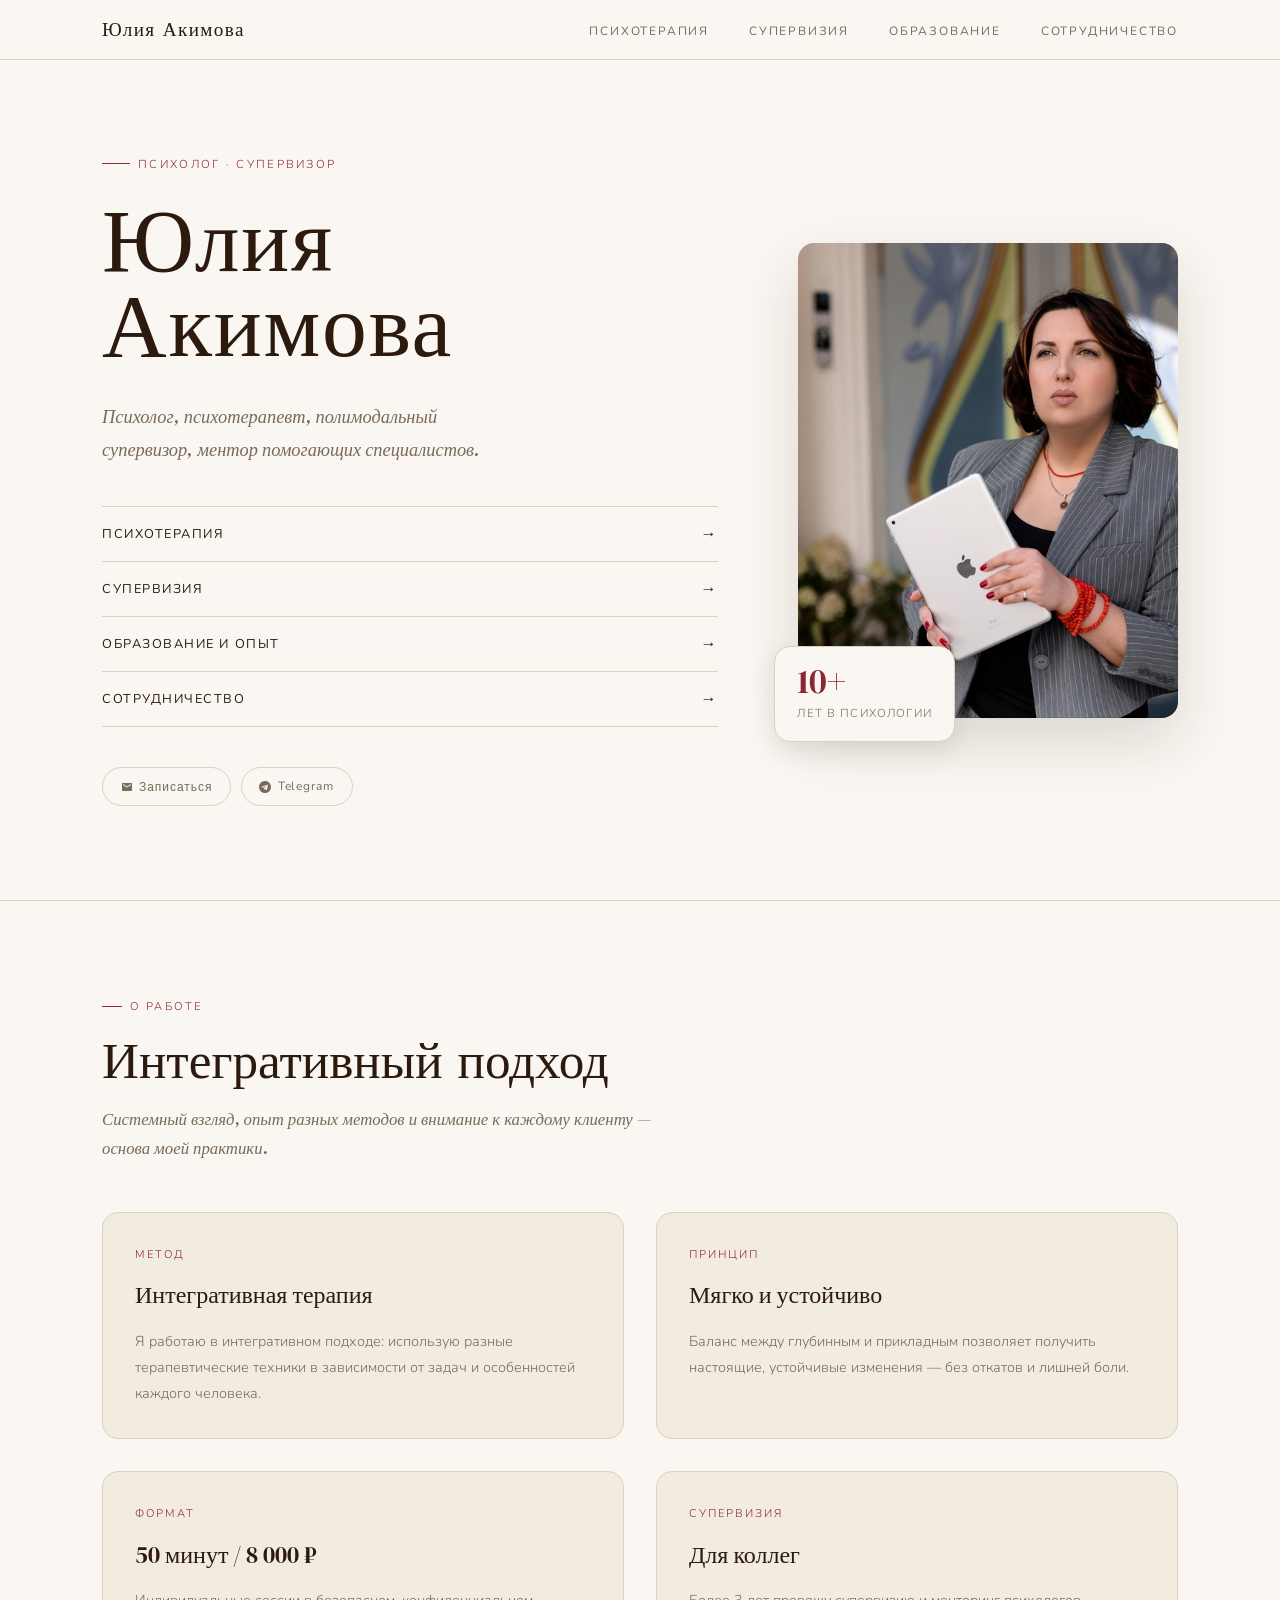
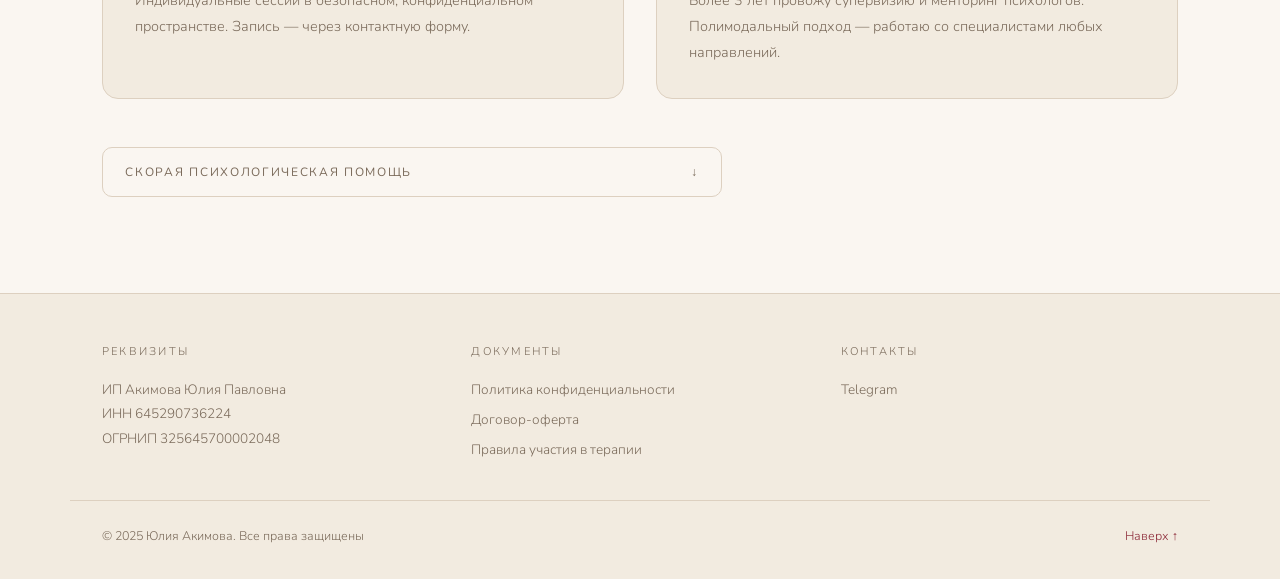
<file: index.html>
<!DOCTYPE html>
<html lang="ru">

<head>
  <meta charset="UTF-8" />
  <meta name="viewport" content="width=device-width, initial-scale=1.0" />
  <title>Юлия Акимова — Психолог, психотерапевт, супервизор</title>
  <meta name="description"
    content="Психолог, психотерапевт, полимодальный супервизор, ментор помогающих специалистов. Индивидуальные консультации, супервизия, обучение." />
  <link rel="preconnect" href="https://fonts.googleapis.com" />
  <link rel="preconnect" href="https://fonts.gstatic.com" crossorigin />
  <link
    href="https://fonts.googleapis.com/css2?family=DM+Serif+Display:ital@0;1&family=Nunito:wght@300;400;500&family=Italiana&display=swap"
    rel="stylesheet" />
  <style>
    :root {
      --bg: #FAF6F1;
      --bg-alt: #F2EBE0;
      --bg-card: #EDE3D6;
      --text: #2C1A0E;
      --muted: #7A6A5A;
      --accent: #8B2635;
      --accent-h: #6B1D29;
      --line: #DDD0C0;
      --font-d: 'Italiana', 'DM Serif Display', Georgia, serif;
      --font-h: 'DM Serif Display', Georgia, serif;
      --font-b: 'Nunito', sans-serif;
      --tr: 0.3s ease;
      --r: 16px;
    }

    *,
    *::before,
    *::after {
      box-sizing: border-box;
      margin: 0;
      padding: 0;
    }

    html {
      scroll-behavior: smooth;
    }

    body {
      font-family: var(--font-b);
      background: var(--bg);
      color: var(--text);
      font-size: 16px;
      line-height: 1.75;
      font-weight: 300;
    }

    a {
      color: var(--accent);
      text-decoration: none;
      transition: color var(--tr);
    }

    a:hover {
      color: var(--accent-h);
    }

    img {
      display: block;
      max-width: 100%;
    }

    /* ===== ШАПКА ===== */
    .header {
      position: fixed;
      top: 0;
      left: 0;
      right: 0;
      z-index: 100;
      background: rgba(250, 246, 241, 0.96);
      backdrop-filter: blur(10px);
      border-bottom: 1px solid var(--line);
      height: 60px;
      display: flex;
      align-items: center;
    }

    .header__in {
      width: 100%;
      max-width: 1140px;
      margin: 0 auto;
      padding: 0 2rem;
      display: flex;
      align-items: center;
      justify-content: space-between;
    }

    .logo {
      font-family: var(--font-d);
      font-size: 1.2rem;
      letter-spacing: 0.07em;
      color: var(--text);
      cursor: pointer;
      transition: color var(--tr);
    }

    .logo:hover {
      color: var(--accent);
    }

    .nav {
      display: flex;
      list-style: none;
      gap: 2.5rem;
    }

    .nav a {
      font-size: 0.75rem;
      letter-spacing: 0.15em;
      text-transform: uppercase;
      font-weight: 400;
      color: var(--muted);
      transition: color var(--tr);
      position: relative;
      padding-bottom: 2px;
    }

    .nav a::after {
      content: '';
      position: absolute;
      bottom: 0;
      left: 0;
      width: 0;
      height: 1px;
      background: var(--accent);
      transition: width var(--tr);
    }

    .nav a:hover,
    .nav a.act {
      color: var(--accent);
    }

    .nav a:hover::after,
    .nav a.act::after {
      width: 100%;
    }

    .burger {
      display: none;
      flex-direction: column;
      gap: 5px;
      cursor: pointer;
      background: none;
      border: none;
      padding: 4px;
    }

    .burger span {
      display: block;
      width: 24px;
      height: 1.5px;
      background: var(--text);
      transition: all var(--tr);
    }

    .burger.open span:nth-child(1) {
      transform: translateY(6.5px) rotate(45deg);
    }

    .burger.open span:nth-child(2) {
      opacity: 0;
    }

    .burger.open span:nth-child(3) {
      transform: translateY(-6.5px) rotate(-45deg);
    }

    .mmenu {
      display: none;
      position: fixed;
      top: 60px;
      left: 0;
      right: 0;
      bottom: 0;
      background: var(--bg);
      z-index: 99;
      padding: 3rem 2rem;
      flex-direction: column;
      gap: 1.5rem;
    }

    .mmenu.open {
      display: flex;
    }

    .mmenu a {
      font-family: var(--font-h);
      font-size: 1.8rem;
      color: var(--text);
      border-bottom: 1px solid var(--line);
      padding-bottom: 1rem;
    }

    .mmenu a:hover {
      color: var(--accent);
    }

    /* ===== СТРАНИЦЫ ===== */
    .page {
      display: none;
      padding-top: 60px;
      min-height: 100vh;
    }

    .page.act {
      display: block;
      animation: fadeUp 0.4s ease;
    }

    @keyframes fadeUp {
      from {
        opacity: 0;
        transform: translateY(12px);
      }

      to {
        opacity: 1;
        transform: translateY(0);
      }
    }

    /* ===== ГЛАВНАЯ — HERO ===== */
    .hero {
      min-height: calc(100vh - 60px);
      display: grid;
      grid-template-columns: 1fr 380px;
      max-width: 1140px;
      margin: 0 auto;
      padding: 0 2rem;
      gap: 5rem;
      align-items: center;
    }

    .hero__left {
      display: flex;
      flex-direction: column;
      padding: 4rem 0;
    }

    .hero__tag {
      display: inline-flex;
      align-items: center;
      gap: 0.5rem;
      font-size: 0.72rem;
      letter-spacing: 0.2em;
      text-transform: uppercase;
      color: var(--accent);
      margin-bottom: 1.5rem;
    }

    .hero__tag::before {
      content: '';
      display: block;
      width: 28px;
      height: 1px;
      background: var(--accent);
    }

    .hero__name {
      font-family: var(--font-d);
      font-size: clamp(3.5rem, 7vw, 6.5rem);
      font-weight: 400;
      line-height: 0.95;
      color: var(--text);
      letter-spacing: 0.02em;
      margin-bottom: 2rem;
    }

    .hero__desc {
      font-family: var(--font-h);
      font-style: italic;
      font-size: clamp(1rem, 1.5vw, 1.15rem);
      color: var(--muted);
      line-height: 1.8;
      max-width: 420px;
      margin-bottom: 2.5rem;
    }

    /* Навигационные кнопки */
    .hero__links {
      display: flex;
      flex-direction: column;
      gap: 0;
      margin-bottom: 2.5rem;
    }

    .hero__link {
      display: flex;
      align-items: center;
      justify-content: space-between;
      font-family: var(--font-b);
      font-size: 0.8rem;
      font-weight: 400;
      letter-spacing: 0.12em;
      text-transform: uppercase;
      color: var(--text);
      background: transparent;
      border: none;
      border-top: 1px solid var(--line);
      padding: 1rem 0;
      cursor: pointer;
      transition: color var(--tr), padding-left var(--tr);
    }

    .hero__link:last-child {
      border-bottom: 1px solid var(--line);
    }

    .hero__link:hover {
      color: var(--accent);
      padding-left: 8px;
    }

    .hero__link-arrow {
      font-size: 1rem;
      transition: transform var(--tr);
    }

    .hero__link:hover .hero__link-arrow {
      transform: translateX(4px);
    }

    /* Цитата */
    .hero__quote {
      background: var(--bg-alt);
      border-left: 3px solid var(--accent);
      padding: 1rem 1.4rem;
      border-radius: 0 var(--r) var(--r) 0;
      margin-bottom: 2rem;
    }

    .hero__quote p {
      font-family: var(--font-h);
      font-size: 0.9rem;
      font-style: italic;
      color: var(--muted);
      line-height: 1.6;
    }

    /* Соцсети */
    .hero__socials {
      display: flex;
      flex-wrap: wrap;
      gap: 0.6rem;
    }

    .sbtn {
      display: inline-flex;
      align-items: center;
      gap: 0.4rem;
      font-size: 0.75rem;
      font-weight: 400;
      letter-spacing: 0.08em;
      color: var(--muted);
      border: 1.5px solid var(--line);
      padding: 0.5rem 1.1rem;
      border-radius: 50px;
      transition: all var(--tr);
      cursor: pointer;
      background: transparent;
    }

    .sbtn:hover {
      border-color: var(--accent);
      color: var(--accent);
      transform: translateY(-2px);
    }

    /* Фото */
    .hero__photo-col {
      position: relative;
    }

    .hero__img-wrap {
      border-radius: var(--r);
      overflow: hidden;
      box-shadow: 0 24px 60px rgba(44, 26, 14, 0.14);
      position: relative;
    }

    .hero__img {
      width: 100%;
      aspect-ratio: 4/5;
      object-fit: cover;
      object-position: center top;
      display: block;
    }

    .hero__stat-badge {
      position: absolute;
      bottom: -1.5rem;
      left: -1.5rem;
      background: var(--bg);
      border: 1.5px solid var(--line);
      border-radius: var(--r);
      padding: 1.1rem 1.4rem;
      box-shadow: 0 8px 24px rgba(44, 26, 14, 0.1);
    }

    .hero__stat-num {
      font-family: var(--font-h);
      font-size: 2.2rem;
      font-weight: 400;
      color: var(--accent);
      line-height: 1;
    }

    .hero__stat-label {
      font-size: 0.72rem;
      letter-spacing: 0.1em;
      text-transform: uppercase;
      color: var(--muted);
      margin-top: 0.2rem;
    }

    /* ===== СЕКЦИИ ОБЩИЕ ===== */
    .wrap {
      max-width: 1140px;
      margin: 0 auto;
      padding: 0 2rem;
    }

    .section {
      padding: 6rem 0;
      border-top: 1px solid var(--line);
    }

    .section:first-child {
      border-top: none;
    }

    .sec-tag {
      font-size: 0.7rem;
      letter-spacing: 0.22em;
      text-transform: uppercase;
      color: var(--accent);
      margin-bottom: 1rem;
      display: flex;
      align-items: center;
      gap: 0.5rem;
    }

    .sec-tag::before {
      content: '';
      display: block;
      width: 20px;
      height: 1px;
      background: var(--accent);
    }

    .sec-title {
      font-family: var(--font-d);
      font-size: clamp(2rem, 4vw, 3.2rem);
      font-weight: 400;
      color: var(--text);
      margin-bottom: 1rem;
      line-height: 1.1;
    }

    .sec-sub {
      font-family: var(--font-h);
      font-style: italic;
      font-size: 1.05rem;
      color: var(--muted);
      margin-bottom: 3rem;
      max-width: 560px;
      line-height: 1.75;
    }

    /* ===== О СЕБЕ (краткий блок на главной) ===== */
    .about-grid {
      display: grid;
      grid-template-columns: 1fr 1fr;
      gap: 2rem;
    }

    .about-card {
      background: var(--bg-alt);
      border: 1.5px solid var(--line);
      border-radius: var(--r);
      padding: 2rem;
    }

    .about-card__label {
      font-size: 0.7rem;
      letter-spacing: 0.18em;
      text-transform: uppercase;
      color: var(--accent);
      margin-bottom: 0.6rem;
    }

    .about-card__title {
      font-family: var(--font-h);
      font-size: 1.5rem;
      font-weight: 400;
      color: var(--text);
      margin-bottom: 0.8rem;
    }

    .about-card__text {
      font-size: 0.9rem;
      color: var(--muted);
      line-height: 1.8;
    }

    /* ===== КНОПКА ГЛАВНАЯ ===== */
    .btn {
      display: inline-flex;
      align-items: center;
      gap: 0.5rem;
      font-family: var(--font-b);
      font-size: 0.78rem;
      font-weight: 400;
      letter-spacing: 0.12em;
      text-transform: uppercase;
      color: var(--accent);
      background: transparent;
      border: 1.5px solid var(--accent);
      padding: 0.85rem 2rem;
      border-radius: 50px;
      cursor: pointer;
      transition: all var(--tr);
    }

    .btn:hover {
      background: var(--accent);
      color: #fff;
      transform: translateY(-2px);
    }

    .btn--fill {
      background: var(--accent);
      color: #fff;
    }

    .btn--fill:hover {
      background: var(--accent-h);
    }

    /* ===== EMERGENCY ===== */
    .emergency-btn {
      display: flex;
      align-items: center;
      justify-content: space-between;
      width: 100%;
      max-width: 620px;
      font-family: var(--font-b);
      font-size: 0.75rem;
      letter-spacing: 0.14em;
      text-transform: uppercase;
      color: var(--muted);
      background: transparent;
      border: 1.5px solid var(--line);
      border-radius: 10px;
      padding: 1rem 1.4rem;
      cursor: pointer;
      transition: all var(--tr);
      margin-top: 3rem;
    }

    .emergency-btn:hover {
      border-color: var(--accent);
      color: var(--accent);
    }

    .emergency-btn__arr {
      transition: transform var(--tr);
    }

    .emergency-btn.open .emergency-btn__arr {
      transform: rotate(180deg);
    }

    .emergency-panel {
      display: none;
      margin-top: 0.75rem;
      background: var(--bg-alt);
      border: 1.5px solid var(--line);
      border-radius: var(--r);
      padding: 1.75rem 2rem;
      max-width: 620px;
    }

    .emergency-panel p.ep-intro {
      font-size: 0.88rem;
      color: var(--muted);
      margin-bottom: 1.25rem;
      line-height: 1.6;
    }

    .ep-list {
      display: flex;
      flex-direction: column;
      gap: 0.75rem;
    }

    .ep-item {
      display: flex;
      align-items: baseline;
      gap: 1rem;
      flex-wrap: wrap;
    }

    .ep-phone {
      font-family: var(--font-h);
      font-size: 1.1rem;
      color: var(--accent);
      white-space: nowrap;
    }

    .ep-desc {
      font-size: 0.83rem;
      color: var(--muted);
    }

    /* ===== ФУТЕР ===== */
    .footer {
      background: var(--bg-alt);
      border-top: 1px solid var(--line);
      padding: 3rem 0 2rem;
    }

    .footer__in {
      max-width: 1140px;
      margin: 0 auto;
      padding: 0 2rem;
      display: grid;
      grid-template-columns: repeat(3, 1fr);
      gap: 2rem;
      margin-bottom: 2rem;
    }

    .footer__col-title {
      font-size: 0.7rem;
      letter-spacing: 0.2em;
      text-transform: uppercase;
      color: var(--muted);
      margin-bottom: 1rem;
    }

    .footer__text {
      font-size: 0.85rem;
      color: var(--muted);
      line-height: 1.8;
    }

    .footer__link {
      display: block;
      font-size: 0.85rem;
      color: var(--muted);
      margin-bottom: 0.4rem;
      transition: color var(--tr);
    }

    .footer__link:hover {
      color: var(--accent);
    }

    .footer__bottom {
      max-width: 1140px;
      margin: 0 auto;
      padding: 1.5rem 2rem 0;
      border-top: 1px solid var(--line);
      display: flex;
      justify-content: space-between;
      align-items: center;
    }

    .footer__copy {
      font-size: 0.78rem;
      color: var(--muted);
    }

    /* ===== ВНУТРЕННИЕ СТРАНИЦЫ ===== */
    .inner {
      max-width: 780px;
      margin: 0 auto;
      padding: 5rem 2rem 4rem;
    }

    .inner__back {
      display: inline-flex;
      align-items: center;
      gap: 0.4rem;
      font-size: 0.78rem;
      letter-spacing: 0.1em;
      text-transform: uppercase;
      color: var(--muted);
      margin-bottom: 3rem;
      transition: color var(--tr);
    }

    .inner__back:hover {
      color: var(--accent);
    }

    .inner__tag {
      font-size: 0.7rem;
      letter-spacing: 0.2em;
      text-transform: uppercase;
      color: var(--accent);
      margin-bottom: 0.75rem;
    }

    .inner__title {
      font-family: var(--font-d);
      font-size: clamp(2.5rem, 5vw, 4rem);
      font-weight: 400;
      color: var(--text);
      line-height: 1;
      margin-bottom: 0.75rem;
    }

    .inner__sub {
      font-family: var(--font-h);
      font-style: italic;
      font-size: 1.1rem;
      color: var(--muted);
      margin-bottom: 2rem;
    }

    .divider {
      width: 48px;
      height: 2px;
      background: var(--accent);
      margin-bottom: 3rem;
    }

    /* Highlight card */
    .hcard {
      background: var(--bg-alt);
      border: 1.5px solid var(--line);
      border-left: 4px solid var(--accent);
      border-radius: var(--r);
      padding: 1.75rem 2rem;
      margin-bottom: 2.5rem;
      display: inline-block;
    }

    .hcard__label {
      font-size: 0.7rem;
      letter-spacing: 0.18em;
      text-transform: uppercase;
      color: var(--muted);
      margin-bottom: 0.4rem;
    }

    .hcard__value {
      font-family: var(--font-h);
      font-size: 2.2rem;
      font-weight: 400;
      color: var(--accent);
      line-height: 1;
    }

    .hcard__note {
      font-size: 0.82rem;
      color: var(--muted);
      margin-top: 0.3rem;
    }

    /* Prose */
    .prose {
      max-width: 620px;
    }

    .prose p {
      font-size: 1rem;
      color: var(--text);
      line-height: 1.85;
      margin-bottom: 1.4rem;
    }

    .prose p:last-child {
      margin-bottom: 0;
    }

    /* Subheading */
    .sh {
      font-family: var(--font-h);
      font-size: 1.35rem;
      font-weight: 400;
      color: var(--text);
      margin: 3rem 0 1.25rem;
      padding-bottom: 0.5rem;
      border-bottom: 1px solid var(--line);
    }

    /* Edu list */
    .edu-list {
      display: flex;
      flex-direction: column;
      gap: 0.9rem;
      max-width: 660px;
    }

    .edu-item {
      padding: 1.3rem 1.6rem;
      border: 1.5px solid var(--line);
      border-radius: 14px;
      transition: all var(--tr);
    }

    .edu-item:hover {
      border-color: var(--accent);
      background: var(--bg-alt);
    }

    .edu-item__year {
      font-size: 0.7rem;
      letter-spacing: 0.15em;
      text-transform: uppercase;
      color: var(--accent);
      margin-bottom: 0.3rem;
    }

    .edu-item__title {
      font-family: var(--font-h);
      font-size: 1rem;
      font-weight: 400;
      color: var(--text);
      margin-bottom: 0.2rem;
    }

    .edu-item__desc {
      font-size: 0.85rem;
      color: var(--muted);
      line-height: 1.65;
      margin-bottom: 0.4rem;
    }

    .edu-item__link {
      font-size: 0.75rem;
      color: var(--accent);
    }

    /* Supervision page conditions */
    .conds {
      display: flex;
      gap: 1.5rem;
      flex-wrap: wrap;
      margin-bottom: 2.5rem;
    }

    .cond {
      background: var(--bg-alt);
      border: 1.5px solid var(--line);
      border-radius: 14px;
      padding: 1.2rem 1.6rem;
    }

    .cond__l {
      font-size: 0.68rem;
      letter-spacing: 0.15em;
      text-transform: uppercase;
      color: var(--muted);
      margin-bottom: 0.3rem;
    }

    .cond__v {
      font-family: var(--font-h);
      font-size: 1.1rem;
      color: var(--text);
    }

    /* Cooperation list */
    .coop-list {
      display: flex;
      flex-direction: column;
      gap: 1rem;
      max-width: 660px;
    }

    .coop-item {
      border: 1.5px solid var(--line);
      border-radius: 14px;
      padding: 1.6rem 2rem;
      transition: all var(--tr);
    }

    .coop-item:hover {
      border-color: var(--accent);
      background: var(--bg-alt);
    }

    .coop-item__n {
      font-family: var(--font-h);
      font-size: 0.9rem;
      color: var(--accent);
      margin-bottom: 0.3rem;
    }

    .coop-item__t {
      font-family: var(--font-h);
      font-size: 1.3rem;
      font-weight: 400;
      color: var(--text);
      margin-bottom: 0.4rem;
    }

    .coop-item__d {
      font-size: 0.88rem;
      color: var(--muted);
      line-height: 1.75;
    }

    /* Форма */
    .form-section {
      margin-top: 3.5rem;
      padding-top: 3rem;
      border-top: 1px solid var(--line);
      max-width: 520px;
    }

    .form-title {
      font-family: var(--font-h);
      font-size: 1.6rem;
      font-style: italic;
      color: var(--text);
      margin-bottom: 2rem;
    }

    .form-group {
      margin-bottom: 1.2rem;
    }

    .form-label {
      display: block;
      font-size: 0.75rem;
      letter-spacing: 0.12em;
      text-transform: uppercase;
      color: var(--muted);
      margin-bottom: 0.5rem;
    }

    .form-input,
    .form-textarea {
      width: 100%;
      font-family: var(--font-b);
      font-size: 0.95rem;
      font-weight: 300;
      background: var(--bg-alt);
      border: 1.5px solid var(--line);
      border-radius: 10px;
      padding: 0.85rem 1.1rem;
      color: var(--text);
      transition: border-color var(--tr);
      outline: none;
    }

    .form-input:focus,
    .form-textarea:focus {
      border-color: var(--accent);
    }

    .form-textarea {
      height: 110px;
      resize: vertical;
    }

    .form-note {
      font-size: 0.78rem;
      color: var(--muted);
      margin-top: 0.75rem;
      line-height: 1.6;
    }

    .radio-row {
      display: flex;
      gap: 1.5rem;
    }

    .radio-l {
      display: flex;
      align-items: center;
      gap: 0.4rem;
      font-size: 0.9rem;
      color: var(--text);
      cursor: pointer;
    }

    .success {
      display: none;
      text-align: center;
      padding: 2.5rem 0;
    }

    .success__icon {
      font-size: 2.5rem;
      color: var(--accent);
      margin-bottom: 0.75rem;
    }

    .success__title {
      font-family: var(--font-h);
      font-size: 1.4rem;
      color: var(--text);
      margin-bottom: 0.4rem;
    }

    .success__text {
      font-size: 0.88rem;
      color: var(--muted);
    }

    /* Модалка */
    .overlay {
      display: none;
      position: fixed;
      inset: 0;
      z-index: 200;
      background: rgba(44, 26, 14, 0.5);
      backdrop-filter: blur(4px);
      align-items: center;
      justify-content: center;
      padding: 1rem;
    }

    .overlay.open {
      display: flex;
    }

    .modal {
      background: var(--bg);
      border-radius: 20px;
      padding: 2.5rem;
      width: 100%;
      max-width: 460px;
      position: relative;
      box-shadow: 0 32px 80px rgba(44, 26, 14, 0.2);
    }

    .modal__x {
      position: absolute;
      top: 1.2rem;
      right: 1.4rem;
      background: none;
      border: none;
      font-size: 1.5rem;
      cursor: pointer;
      color: var(--muted);
      transition: color var(--tr);
    }

    .modal__x:hover {
      color: var(--accent);
    }

    .modal__title {
      font-family: var(--font-h);
      font-size: 1.75rem;
      font-style: italic;
      color: var(--text);
      margin-bottom: 1.75rem;
    }

    .form-select {
      width: 100%;
      font-family: var(--font-b);
      font-size: 0.95rem;
      font-weight: 300;
      background: var(--bg-alt);
      border: 1.5px solid var(--line);
      border-radius: 10px;
      padding: 0.85rem 1.1rem;
      color: var(--text);
      outline: none;
    }

    /* Логотипы организаций */
    .org-logos {
      margin-top: 4rem;
      padding-top: 3rem;
      border-top: 1px solid var(--line);
    }

    .org-logos__label {
      font-size: 0.68rem;
      letter-spacing: 0.2em;
      text-transform: uppercase;
      color: var(--muted);
      margin-bottom: 2rem;
    }

    .org-logos__grid {
      display: flex;
      flex-wrap: wrap;
      align-items: center;
      gap: 2.5rem 3.5rem;
    }

    .org-logo {
      color: var(--muted);
      opacity: 0.65;
      transition: opacity var(--tr), color var(--tr);
      display: flex;
      align-items: center;
    }

    .org-logo:hover {
      opacity: 1;
      color: var(--text);
    }

    /* Контакт в сотрудничестве */
    .coop-contact {
      margin-top: 3.5rem;
      padding-top: 3rem;
      border-top: 1px solid var(--line);
    }

    .coop-contact__title {
      font-family: var(--font-h);
      font-size: 1.5rem;
      font-weight: 400;
      color: var(--text);
      margin-bottom: 0.75rem;
    }

    .coop-contact__text {
      font-size: 0.95rem;
      color: var(--muted);
      line-height: 1.8;
      max-width: 480px;
      margin-bottom: 1.75rem;
    }

    .coop-contact__links {
      display: flex;
      flex-direction: column;
      gap: 0.6rem;
    }

    .coop-contact__link {
      display: inline-flex;
      align-items: center;
      gap: 0.5rem;
      font-size: 0.9rem;
      color: var(--text);
      border-bottom: 1px solid transparent;
      padding-bottom: 1px;
      transition: color var(--tr), border-color var(--tr);
      width: fit-content;
    }

    .coop-contact__link:hover {
      color: var(--accent);
      border-bottom-color: var(--accent);
    }

    /* Юридические страницы */
    .legal-page {
      max-width: 700px;
      margin: 0 auto;
      padding: 5rem 2rem 5rem;
    }

    .legal-page h1 {
      font-family: var(--font-h);
      font-size: clamp(1.6rem, 4vw, 2.4rem);
      font-weight: 400;
      color: var(--text);
      margin-bottom: 0.5rem;
    }

    .legal-page .legal-meta {
      font-size: 0.82rem;
      color: var(--muted);
      margin-bottom: 3rem;
      padding-bottom: 1.5rem;
      border-bottom: 1px solid var(--line);
    }

    .legal-page h2 {
      font-family: var(--font-h);
      font-size: 1.2rem;
      font-weight: 400;
      color: var(--text);
      margin: 2.5rem 0 0.75rem;
    }

    .legal-page p,
    .legal-page li {
      font-size: 0.92rem;
      color: var(--text);
      line-height: 1.85;
      margin-bottom: 0.9rem;
    }

    .legal-page ul,
    .legal-page ol {
      padding-left: 1.4rem;
      margin-bottom: 1rem;
    }

    .legal-page li {
      margin-bottom: 0.4rem;
    }

    .legal-page a {
      color: var(--accent);
      overflow-wrap: break-word;
      word-break: break-word;
    }

    .legal-page p,
    .legal-page li {
      overflow-wrap: break-word;
      word-break: break-word;
    }

    .legal-page strong {
      font-weight: 500;
    }

    /* ===== АДАПТИВ ===== */
    @media (max-width: 960px) {
      .hero {
        grid-template-columns: 1fr;
        gap: 0;
        padding: 2.5rem 1.5rem 3rem;
        min-height: auto;
        max-width: 100%;
      }

      /* На планшете фото идёт первым */
      .hero__photo-col {
        order: -1;
        max-width: 280px;
        margin: 0 auto 2.5rem;
      }

      .hero__img {
        aspect-ratio: 1/1;
        border-radius: 50%;
        max-height: none;
      }

      .hero__stat-badge {
        bottom: -1rem;
        left: 50%;
        transform: translateX(-50%);
        white-space: nowrap;
      }

      .hero__left {
        padding: 0;
        text-align: center;
        align-items: center;
      }

      .hero__tag {
        justify-content: center;
      }

      .hero__desc {
        text-align: center;
      }

      .hero__links {
        width: 100%;
        max-width: 480px;
      }

      .hero__link {
        text-align: left;
      }

      .hero__socials {
        justify-content: center;
      }

      .about-grid {
        grid-template-columns: 1fr;
      }

      .footer__in {
        grid-template-columns: 1fr 1fr;
      }

      .emergency-btn,
      .emergency-panel {
        max-width: 100%;
      }
    }

    @media (max-width: 640px) {
      .nav {
        display: none;
      }

      .burger {
        display: flex;
      }

      .hero {
        padding: 2rem 1.25rem 2.5rem;
      }

      .org-logos__grid {
        gap: 1.75rem 2rem;
      }

      .org-logo svg {
        height: 22px !important;
      }

      .coop-contact__links {
        gap: 0.9rem;
      }

      .legal-page {
        padding: 3rem 1.25rem 3rem;
      }

      .legal-page h1 {
        font-size: 1.5rem;
      }

      .hero__photo-col {
        max-width: 220px;
      }

      .hero__name {
        font-size: clamp(2.6rem, 11vw, 3.5rem);
      }

      .footer__in {
        grid-template-columns: 1fr;
      }

      .footer__bottom {
        flex-direction: column;
        gap: 0.75rem;
        text-align: center;
      }

      .inner {
        padding: 3rem 1.25rem 3rem;
      }

      .inner__title {
        font-size: clamp(2rem, 9vw, 3rem);
      }

      .section {
        padding: 4rem 0;
      }

      .wrap {
        padding: 0 1.25rem;
      }

      .about-grid {
        gap: 1rem;
      }

      .about-card {
        padding: 1.5rem;
      }

      .hcard {
        display: block;
        width: 100%;
      }

      .conds {
        flex-direction: column;
        gap: 0.75rem;
      }

      .hero__links {
        max-width: 100%;
      }

      .sbtn {
        font-size: 0.7rem;
        padding: 0.5rem 0.9rem;
      }

      .btn {
        font-size: 0.72rem;
        padding: 0.8rem 1.6rem;
      }

      .modal {
        padding: 2rem 1.25rem;
        border-radius: 16px;
      }

      .sec-title {
        font-size: clamp(1.7rem, 7vw, 2.4rem);
      }

      .edu-list {
        gap: 0.75rem;
      }

      .edu-item {
        padding: 1rem 1.25rem;
      }

      .coop-list {
        gap: 0.75rem;
      }

      .coop-item {
        padding: 1.25rem 1.4rem;
      }

      .form-section {
        max-width: 100%;
      }

      .header__in {
        padding: 0 1.25rem;
      }
    }

    @media (max-width: 380px) {
      .hero__name {
        font-size: 2.4rem;
      }

      .hero__photo-col {
        max-width: 190px;
      }
    }
  </style>
</head>

<body>

  <!-- ШАПКА -->
  <header class="header">
    <div class="header__in">
      <span class="logo" onclick="nav('home')">Юлия Акимова</span>
      <ul class="nav">
        <li><a href="#" onclick="nav('therapy');return false;" id="n-therapy">Психотерапия</a></li>
        <li><a href="#" onclick="nav('supervision');return false;" id="n-supervision">Супервизия</a></li>
        <li><a href="#" onclick="nav('education');return false;" id="n-education">Образование</a></li>
        <li><a href="#" onclick="nav('cooperation');return false;" id="n-cooperation">Сотрудничество</a></li>
      </ul>
      <button class="burger" id="burger" onclick="toggleMenu()"><span></span><span></span><span></span></button>
    </div>
  </header>

  <!-- МОБИЛЬНОЕ МЕНЮ -->
  <nav class="mmenu" id="mmenu">
    <a href="#" onclick="nav('therapy');closeMenu();return false;">Психотерапия</a>
    <a href="#" onclick="nav('supervision');closeMenu();return false;">Супервизия</a>
    <a href="#" onclick="nav('education');closeMenu();return false;">Образование</a>
    <a href="#" onclick="nav('cooperation');closeMenu();return false;">Сотрудничество</a>
  </nav>

  <!-- ============================== ГЛАВНАЯ ============================== -->
  <div class="page act" id="page-home">
    <!-- HERO -->
    <section class="hero">
      <div class="hero__left">
        <div class="hero__tag">Психолог · Супервизор</div>
        <h1 class="hero__name">Юлия<br>Акимова</h1>
        <p class="hero__desc">Психолог, психотерапевт, полимодальный супервизор, ментор помогающих специалистов.</p>
        <nav class="hero__links">
          <button class="hero__link" onclick="nav('therapy')">
            <span>Психотерапия</span>
            <span class="hero__link-arrow">→</span>
          </button>
          <button class="hero__link" onclick="nav('supervision')">
            <span>Супервизия</span>
            <span class="hero__link-arrow">→</span>
          </button>
          <button class="hero__link" onclick="nav('education')">
            <span>Образование и опыт</span>
            <span class="hero__link-arrow">→</span>
          </button>
          <button class="hero__link" onclick="nav('cooperation')">
            <span>Сотрудничество</span>
            <span class="hero__link-arrow">→</span>
          </button>
        </nav>
        <div class="hero__socials">
          <button class="sbtn" onclick="openModal()">
            <svg width="12" height="12" viewBox="0 0 24 24" fill="currentColor">
              <path
                d="M20 4H4c-1.1 0-2 .9-2 2v12c0 1.1.9 2 2 2h16c1.1 0 2-.9 2-2V6c0-1.1-.9-2-2-2zm0 4l-8 5-8-5V6l8 5 8-5v2z" />
            </svg>
            Записаться
          </button>
          <a class="sbtn" href="https://t.me/akimova_yuliia" target="_blank" rel="noopener">
            <svg width="12" height="12" viewBox="0 0 24 24" fill="currentColor">
              <path
                d="M12 0C5.373 0 0 5.373 0 12s5.373 12 12 12 12-5.373 12-12S18.627 0 12 0zm5.894 8.221-1.97 9.28c-.145.658-.537.818-1.084.508l-3-2.21-1.447 1.394c-.16.16-.295.295-.605.295l.213-3.053 5.56-5.023c.242-.213-.054-.333-.373-.12l-6.871 4.326-2.962-.924c-.643-.204-.657-.643.136-.953l11.57-4.461c.537-.194 1.006.131.833.941z" />
            </svg>
            Telegram
          </a>
        </div>
      </div>
      <div class="hero__photo-col">
        <div class="hero__img-wrap">
          <img class="hero__img"
            src="[data-uri]"
            alt="Юлия Акимова — психолог, психотерапевт, супервизор" />
        </div>
        <div class="hero__stat-badge">
          <div class="hero__stat-num">10+</div>
          <div class="hero__stat-label">лет в психологии</div>
        </div>
      </div>
    </section>

    <!-- О ПОДХОДЕ — краткий блок -->
    <section class="section">
      <div class="wrap">
        <div class="sec-tag">О работе</div>
        <h2 class="sec-title">Интегративный подход</h2>
        <p class="sec-sub">Системный взгляд, опыт разных методов и внимание к каждому клиенту — основа моей практики.
        </p>
        <div class="about-grid">
          <div class="about-card">
            <div class="about-card__label">Метод</div>
            <div class="about-card__title">Интегративная терапия</div>
            <div class="about-card__text">Я работаю в интегративном подходе: использую разные терапевтические техники в
              зависимости от задач и особенностей каждого человека.</div>
          </div>
          <div class="about-card">
            <div class="about-card__label">Принцип</div>
            <div class="about-card__title">Мягко и устойчиво</div>
            <div class="about-card__text">Баланс между глубинным и прикладным позволяет получить настоящие, устойчивые
              изменения — без откатов и лишней боли.</div>
          </div>
          <div class="about-card">
            <div class="about-card__label">Формат</div>
            <div class="about-card__title">50 минут / 8 000 ₽</div>
            <div class="about-card__text">Индивидуальные сессии в безопасном, конфиденциальном пространстве. Запись —
              через контактную форму.</div>
          </div>
          <div class="about-card">
            <div class="about-card__label">Супервизия</div>
            <div class="about-card__title">Для коллег</div>
            <div class="about-card__text">Более 3 лет провожу супервизию и менторинг психологов. Полимодальный подход —
              работаю со специалистами любых направлений.</div>
          </div>
        </div>

        <!-- Экстренная помощь -->
        <button class="emergency-btn" id="emBtn" onclick="toggleEmergency()">
          <span>Скорая психологическая помощь</span>
          <span class="emergency-btn__arr">↓</span>
        </button>
        <div class="emergency-panel" id="emPanel">
          <p class="ep-intro">Если ваши проблемы нужно решить срочно или вашей жизни и здоровью что-то угрожает,
            обратитесь в одну из этих организаций:</p>
          <div class="ep-list">
            <div class="ep-item"><span class="ep-phone">+7 (800) 2000-122</span><span class="ep-desc">Телефон доверия
                для детей, подростков и их родителей</span></div>
            <div class="ep-item"><span class="ep-phone">+7 (495) 989-50-50</span><span class="ep-desc">Экстренная
                психологическая помощь</span></div>
            <div class="ep-item"><span class="ep-phone">+7 (499) 901-02-01</span><span class="ep-desc">Помощь пережившим
                сексуализированное насилие</span></div>
            <div class="ep-item"><span class="ep-phone">+7 (495) 421-55-55</span><span class="ep-desc">Вопросы
                наркомании, ВИЧ/СПИД</span></div>
            <div class="ep-item"><span class="ep-phone">+7 (495) 916-30-00</span><span class="ep-desc">Помощь пережившим
                домашнее насилие — <a href="https://nasiliu.net/sos" target="_blank">nasiliu.net/sos</a></span></div>
            <div class="ep-item"><span class="ep-phone">+7 (800) 101-65-47</span><span class="ep-desc">Горячая линия для
                мужчин — <a href="https://hotlineformen.ru" target="_blank">hotlineformen.ru</a></span></div>
          </div>
        </div>
      </div>
    </section>

    <!-- ФУТЕР -->
    <footer class="footer">
      <div class="footer__in">
        <div>
          <p class="footer__col-title">Реквизиты</p>
          <p class="footer__text">ИП Акимова Юлия Павловна<br>ИНН 645290736224<br>ОГРНИП 325645700002048</p>
        </div>
        <div>
          <p class="footer__col-title">Документы</p><a class="footer__link" href="#"
            onclick="nav('privacy');return false;">Политика конфиденциальности</a><a class="footer__link" href="#"
            onclick="nav('offer');return false;">Договор-оферта</a><a class="footer__link" href="#"
            onclick="nav('rules');return false;">Правила участия в терапии</a>
        </div>
        <div>
          <p class="footer__col-title">Контакты</p><a class="footer__link" href="https://t.me/akimova_yuliia"
            target="_blank">Telegram</a>
        </div>
      </div>
      <div class="footer__bottom">
        <span class="footer__copy">© 2025 Юлия Акимова. Все права защищены</span>
        <a href="#" onclick="nav('home');return false;" style="font-size:0.78rem;color:var(--accent);">Наверх ↑</a>
      </div>
    </footer>
  </div>

  <!-- ============================== ПСИХОТЕРАПИЯ ============================== -->
  <div class="page" id="page-therapy">
    <div class="inner">
      <a href="#" class="inner__back" onclick="nav('home');return false;">← На главную</a>
      <div class="inner__tag">Индивидуальная работа</div>
      <h1 class="inner__title">Психо&shy;терапия</h1>
      <p class="inner__sub">Безопасное пространство для настоящих изменений</p>
      <div class="divider"></div>
      <div class="hcard">
        <div class="hcard__label">Стоимость сессии</div>
        <div class="hcard__value">8 000 ₽</div>
        <div class="hcard__note">Продолжительность — 50 минут</div>
      </div>
      <div class="prose">
        <p>Моя терапия — безопасное пространство для изменений. Принято считать, что психотерапия — это больно. Нет, у
          меня не так. Я помогаю получить нужные изменения мягко и на разных уровнях. Мы не будем пять лет только копать
          детские травмы, но и «просто делай» — это тоже не ко мне.</p>
        <p>Баланс между глубинным и прикладным, системный подход и опыт в разных направлениях позволяют получить
          настоящие, устойчивые изменения — без откатов.</p>
      </div>
      <h2 class="sh">О подходе</h2>
      <div class="prose">
        <p>Я работаю в интегративном подходе. Это значит, что, имея образование в разных психотерапевтических
          направлениях, я использую их в зависимости от задач и особенностей каждого клиента.</p>
        <p>Индивидуальность каждого человека — это важно. Большой практический опыт позволяет не следовать усреднённым
          нормам, а давать именно то, что нужно конкретному человеку.</p>
        <p>Моя терапия — место, где гарантирована эмоциональная безопасность и конфиденциальность, где человек и всё,
          что с ним связано — ценно. Где можно решить любую, самую запутанную жизненную задачу.</p>
        <p>Благодаря многолетнему опыту, я могу работать с очень разными запросами. Если сомневаетесь — напишите. При
          необходимости я порекомендую коллег.</p>
      </div>
      <div style="margin-top:2.5rem;"><button class="btn btn--fill" onclick="openModal()">Записаться</button></div>
      <div class="form-section">
        <div class="form-title">Оставить заявку</div>
        <form onsubmit="submitForm(event,'therapy')">
          <div class="form-group"><label class="form-label">Имя</label><input class="form-input" type="text"
              placeholder="Ваше имя" required /></div>
          <div class="form-group"><label class="form-label">Телефон или Telegram</label><input class="form-input"
              type="text" placeholder="+7 999 000 00 00 или @username" required /></div>
          <div class="form-group"><label class="form-label">Запрос (необязательно)</label><textarea
              class="form-textarea" placeholder="Кратко опишите, с чем хотите прийти в терапию"></textarea></div>
          <p class="form-note">Отправляя форму, вы соглашаетесь с <a href="#">политикой конфиденциальности</a>.</p>
          <div style="margin-top:1.5rem;"><button type="submit" class="btn btn--fill">Отправить</button></div>
          <div class="success" id="s-therapy">
            <div class="success__icon">✓</div>
            <div class="success__title">Заявка принята</div>
            <div class="success__text">Свяжусь с вами в ближайшее время</div>
          </div>
        </form>
      </div>
    </div>
    <footer class="footer">
      <div class="footer__in">
        <div>
          <p class="footer__col-title">Реквизиты</p>
          <p class="footer__text">ИП Акимова Юлия Павловна<br>ИНН 645290736224</p>
        </div>
        <div>
          <p class="footer__col-title">Документы</p><a class="footer__link" href="#"
            onclick="nav('privacy');return false;">Политика конфиденциальности</a><a class="footer__link" href="#"
            onclick="nav('rules');return false;">Правила участия в терапии</a><a class="footer__link" href="#"
            onclick="nav('offer');return false;">Договор-оферта</a>
        </div>
        <div>
          <p class="footer__col-title">Контакты</p><a class="footer__link" href="https://t.me/akimova_yuliia"
            target="_blank">Telegram</a>
        </div>
      </div>
      <div class="footer__bottom"><span class="footer__copy">© 2025 Юлия Акимова</span><a href="#"
          onclick="nav('home');return false;" style="font-size:0.78rem;color:var(--accent);">На главную ↑</a></div>
    </footer>
  </div>

  <!-- ============================== СУПЕРВИЗИЯ ============================== -->
  <div class="page" id="page-supervision">
    <div class="inner">
      <a href="#" class="inner__back" onclick="nav('home');return false;">← На главную</a>
      <div class="inner__tag">Для специалистов</div>
      <h1 class="inner__title">Супервизия</h1>
      <p class="inner__sub">Профессиональная поддержка психологов</p>
      <div class="divider"></div>
      <div style="display:flex;gap:1rem;flex-wrap:wrap;margin-bottom:2.5rem;">
        <div class="hcard">
          <div class="hcard__label">Индивидуальная</div>
          <div class="hcard__value">10 000 ₽</div>
          <div class="hcard__note">60 минут</div>
        </div>
      </div>
      <div class="conds">
        <div class="cond">
          <div class="cond__l">Формат</div>
          <div class="cond__v">Очно / Онлайн</div>
        </div>
        <div class="cond">
          <div class="cond__l">Групповая</div>
          <div class="cond__v">До 6 человек</div>
        </div>
      </div>
      <div class="prose">
        <p>Больше 3 лет я с удовольствием передаю накопленные знания коллегам-психологам в роли супервизора и ментора.
          Мне очень важно передавать коллегам багаж накопленных знаний и быть причастной к их профессиональному росту —
          и глобально к тому, чтобы профессиональных и эффективных специалистов становилось больше.</p>
        <p>Супервизия — это профессиональная поддержка психолога в его практической работе. Я провожу как
          индивидуальную, так и групповую супервизию для специалистов в различных модальностях.</p>
        <p>Я являюсь полимодальным супервизором и работаю со специалистами независимо от того, в каком подходе они
          практикуют. Супервизия со мной — это пространство для профессионального роста, осмысления трудных случаев и
          поддержания качества работы.</p>
      </div>
      <div style="margin-top:2.5rem;"><button class="btn btn--fill" onclick="openModal()">Записаться на
          супервизию</button></div>
      <div class="form-section">
        <div class="form-title">Заявка на супервизию</div>
        <form onsubmit="submitForm(event,'supervision')">
          <div class="form-group"><label class="form-label">Имя</label><input class="form-input" type="text"
              placeholder="Ваше имя" required /></div>
          <div class="form-group"><label class="form-label">Телефон или Telegram</label><input class="form-input"
              type="text" placeholder="+7 999 000 00 00 или @username" required /></div>
          <div class="form-group"><label class="form-label">Формат</label>
            <div class="radio-row">
              <label class="radio-l"><input type="radio" name="sfmt" value="ind" checked /> Индивидуальная</label>
              <label class="radio-l"><input type="radio" name="sfmt" value="grp" /> Групповая</label>
            </div>
          </div>
          <div class="form-group"><label class="form-label">Ваш опыт и образование</label><textarea
              class="form-textarea" placeholder="Кратко о вашем профессиональном пути"></textarea></div>
          <p class="form-note">Отправляя форму, вы соглашаетесь с <a href="#">политикой конфиденциальности</a>.</p>
          <div style="margin-top:1.5rem;"><button type="submit" class="btn btn--fill">Отправить</button></div>
          <div class="success" id="s-supervision">
            <div class="success__icon">✓</div>
            <div class="success__title">Заявка принята</div>
            <div class="success__text">Свяжусь с вами в ближайшее время</div>
          </div>
        </form>
      </div>
    </div>
    <footer class="footer">
      <div class="footer__in">
        <div>
          <p class="footer__col-title">Реквизиты</p>
          <p class="footer__text">ИП Акимова Юлия Павловна<br>ИНН 645290736224</p>
        </div>
        <div>
          <p class="footer__col-title">Документы</p><a class="footer__link" href="#"
            onclick="nav('privacy');return false;">Политика конфиденциальности</a><a class="footer__link" href="#"
            onclick="nav('rules');return false;">Правила участия в терапии</a><a class="footer__link" href="#"
            onclick="nav('offer');return false;">Договор-оферта</a>
        </div>
        <div>
          <p class="footer__col-title">Контакты</p><a class="footer__link" href="https://t.me/akimova_yuliia"
            target="_blank">Telegram</a>
        </div>
      </div>
      <div class="footer__bottom"><span class="footer__copy">© 2025 Юлия Акимова</span><a href="#"
          onclick="nav('home');return false;" style="font-size:0.78rem;color:var(--accent);">На главную ↑</a></div>
    </footer>
  </div>

  <!-- ============================== ОБРАЗОВАНИЕ ============================== -->
  <div class="page" id="page-education">
    <div class="inner" style="max-width:860px;">
      <a href="#" class="inner__back" onclick="nav('home');return false;">← На главную</a>
      <div class="inner__tag">Биография и квалификация</div>
      <h1 class="inner__title">Образование и подход</h1>
      <p class="inner__sub">Путь, опыт и профессиональная философия</p>
      <div class="divider"></div>
      <div class="prose">
        <p>С 2004 года, с первого курса психологического факультета университета, я изучаю людей, изучаю психологию,
          непрерывно обучаясь. И больше 10 лет веду регулярную психотерапевтическую практику с клиентами.</p>
        <p>За время моего профессионального пути я получила образование в нескольких психотерапевтических подходах.
          Опираясь на полученные знания и наработанную практику, пришла к тому, что самым эффективным и подходящим для
          меня является интегративный (полимодальный) подход. Это значит, что психотерапия со мной не ограничена рамкой
          одного подхода. Стратегию работы с каждым клиентом я выстраиваю индивидуально, ориентируясь на особенности и
          задачи конкретного человека.</p>
        <p>Я с большим уважением и интересом отношусь к каждому.</p>
      </div>

      <h2 class="sh">Высшее образование</h2>
      <div class="edu-list">
        <div class="edu-item">
          <div class="edu-item__title">Саратовский Государственный Университет</div>
          <div class="edu-item__desc">Специальность «Психолог. Преподаватель психологии»</div>
          <a class="edu-item__link" href="https://www.sgu.ru" target="_blank">sgu.ru ↗</a>
        </div>
      </div>

      <h2 class="sh">Длительные программы психотерапевтического образования</h2>
      <div class="edu-list">
        <div class="edu-item">
          <div class="edu-item__year">2014–2016</div>
          <div class="edu-item__title">Институт Интегративной Семейной Терапии, Москва</div>
          <div class="edu-item__desc">«Системная семейная психотерапия»</div>
          <a class="edu-item__link" href="https://www.familyland.ru" target="_blank">familyland.ru ↗</a>
        </div>
        <div class="edu-item">
          <div class="edu-item__year">2015–2018</div>
          <div class="edu-item__title">Московская ассоциация аналитической психологии</div>
          <div class="edu-item__desc">«Аналитическая психология и психотерапия»</div>
          <a class="edu-item__link" href="http://www.maap.pro" target="_blank">maap.pro ↗</a>
        </div>
        <div class="edu-item">
          <div class="edu-item__year">2026–2027</div>
          <div class="edu-item__title">Московский Институт Психоанализа</div>
          <div class="edu-item__desc">«Клиническая психология» — с присвоением квалификации</div>
          <a class="edu-item__link" href="https://inpsycho.ru/" target="_blank">inpsycho.ru ↗</a>
        </div>
      </div>

      <h2 class="sh">Курсы и семинары</h2>
      <div class="edu-list">
        <div class="edu-item">
          <div class="edu-item__title">Ассоциация когнитивно-бихевиоральных терапевтов, Москва</div>
          <div class="edu-item__desc">«Когнитивно-поведенческая психотерапия депрессии» / «КПТ панических расстройств»
          </div><a class="edu-item__link" href="http://russian-cbt.ru" target="_blank">russian-cbt.ru ↗</a>
        </div>
        <div class="edu-item">
          <div class="edu-item__title">Московская ассоциация аналитической психологии</div>
          <div class="edu-item__desc">«Тело в анализе» / «Психиатрия для психологов»</div><a class="edu-item__link"
            href="http://www.maap.pro" target="_blank">maap.pro ↗</a>
        </div>
        <div class="edu-item">
          <div class="edu-item__title">Институт Интегративной Семейной Терапии, Москва</div>
          <div class="edu-item__desc">«Теория и практика супружеского консультирования» / «Теория и практика групповой
            системной психотерапии»</div><a class="edu-item__link" href="https://www.familyland.ru"
            target="_blank">familyland.ru ↗</a>
        </div>
        <div class="edu-item">
          <div class="edu-item__title">Международный институт процесс-ориентированной психологии и психотравматологии
          </div>
          <div class="edu-item__desc">«Психическая травма»</div><a class="edu-item__link" href="https://mipopp.com"
            target="_blank">mipopp.com ↗</a>
        </div>
        <div class="edu-item">
          <div class="edu-item__title">Центр психологического образования «Метафора»</div>
          <div class="edu-item__desc">«Помощь в ситуации утраты» / «Сепарация от родителей» / «Краткосрочная терапия
            сепарации от партнёра-абьюзера» / «Метафорические карты в работе»</div><a class="edu-item__link"
            href="https://centrmetafora.ru" target="_blank">centrmetafora.ru ↗</a>
        </div>
        <div class="edu-item">
          <div class="edu-item__title">NewPsy</div>
          <div class="edu-item__desc">«Ирвин Ялом. Групповая терапия: теория и практика»</div><a class="edu-item__link"
            href="https://newpsy.org" target="_blank">newpsy.org ↗</a>
        </div>
        <div class="edu-item">
          <div class="edu-item__title">МГИМО</div>
          <div class="edu-item__desc">«Психология креативных индустрий»</div><a class="edu-item__link"
            href="https://mgimo.ru" target="_blank">mgimo.ru ↗</a>
        </div>
        <div class="edu-item">
          <div class="edu-item__title">Университет Современной Психологии</div>
          <div class="edu-item__desc">«Созависимые отношения. Феноменология, диагностика, психологическая помощь»</div>
          <a class="edu-item__link" href="https://umpedu.ru" target="_blank">umpedu.ru ↗</a>
        </div>
        <div class="edu-item">
          <div class="edu-item__title">Московский Институт Психоанализа</div>
          <div class="edu-item__desc">«Психиатрия для психологов»</div><a class="edu-item__link"
            href="https://inpsycho.ru/" target="_blank">inpsycho.ru ↗</a>
        </div>
      </div>

      <h2 class="sh">Супервизионное обучение</h2>
      <div class="edu-list">
        <div class="edu-item">
          <div class="edu-item__title">Национальная Академия Дополнительного Образования</div>
          <div class="edu-item__desc">«Супервизия в психологическом консультировании и психотерапии»</div>
        </div>
        <div class="edu-item">
          <div class="edu-item__title">Московский Институт Психоанализа</div>
          <div class="edu-item__desc">«Супервизия междисциплинарного ведения клиента: психолог и невролог»<br><span
              style="font-size:0.8rem;color:var(--muted);">Ведущие: Ирина Лемешко и Юлия Ефименко</span></div>
          <a class="edu-item__link" href="https://inpsycho.ru/" target="_blank">inpsycho.ru ↗</a>
        </div>
        <div class="edu-item">
          <div class="edu-item__year">2026–2027</div>
          <div class="edu-item__title">Общероссийская Профессиональная Психотерапевтическая Лига</div>
          <div class="edu-item__desc">«Основы и практика базовой и глубинной клинической супервизии. Гипервизия
            (супервизия супервизии)»</div>
          <a class="edu-item__link" href="https://oppl.ru/" target="_blank">oppl.ru ↗</a>
        </div>
      </div>

      <h2 class="sh">Членство в профессиональных ассоциациях</h2>
      <div class="edu-list">
        <div class="edu-item" style="border-left:3px solid var(--accent);">
          <div class="edu-item__title">Действительный член Общероссийской профессиональной психотерапевтической лиги
          </div>
          <div class="edu-item__desc" style="margin-top:0.5rem;">
            Свидетельство действительного члена ОППЛ выдано на имя Акимовой Юлии Павловны.<br>
            <span style="font-size:0.8rem;color:var(--muted);">Дата выдачи: 12 мая 2026 года · Срок действия: 1
              год</span>
          </div>
          <div style="margin-top:0.75rem;display:flex;gap:1rem;flex-wrap:wrap;">
            <a class="edu-item__link" href="https://oppl.ru/@akimovayuliainfo" target="_blank">Профиль на oppl.ru ↗</a>
            <a class="edu-item__link" href="https://oppl.ru/" target="_blank">oppl.ru ↗</a>
          </div>
        </div>
        <div class="edu-item" style="border-left:3px solid var(--accent);">
          <div class="edu-item__title">Сооснователь и член Волжской Ассоциации Аналитической Психологии</div>
        </div>
      </div>

      <!-- Логотипы организаций -->
      <div class="org-logos">
        <p class="org-logos__label">Образование · профессиональное сообщество</p>
        <div class="org-logos__grid">
          <a href="https://inpsycho.ru/" target="_blank" class="org-logo" title="Московский Институт Психоанализа">
            <svg viewBox="0 0 120 40" xmlns="http://www.w3.org/2000/svg" style="height:28px;width:auto;">
              <text x="2" y="28" font-family="Georgia,serif" font-size="13" fill="currentColor"
                font-weight="bold">МИП</text>
              <text x="34" y="18" font-family="Georgia,serif" font-size="7" fill="currentColor">Московский</text>
              <text x="34" y="27" font-family="Georgia,serif" font-size="7" fill="currentColor">Институт</text>
              <text x="34" y="36" font-family="Georgia,serif" font-size="7" fill="currentColor">Психоанализа</text>
            </svg>
          </a>
          <a href="https://oppl.ru/" target="_blank" class="org-logo" title="ОППЛ">
            <svg viewBox="0 0 120 40" xmlns="http://www.w3.org/2000/svg" style="height:28px;width:auto;">
              <text x="2" y="28" font-family="Georgia,serif" font-size="13" fill="currentColor"
                font-weight="bold">ОППЛ</text>
              <text x="52" y="20" font-family="Georgia,serif" font-size="6.5"
                fill="currentColor">Профессиональная</text>
              <text x="52" y="29" font-family="Georgia,serif" font-size="6.5" fill="currentColor">Психотерапевт.</text>
              <text x="52" y="38" font-family="Georgia,serif" font-size="6.5" fill="currentColor">Лига</text>
            </svg>
          </a>
          <a href="https://www.sgu.ru" target="_blank" class="org-logo" title="Саратовский Государственный Университет">
            <svg viewBox="0 0 100 40" xmlns="http://www.w3.org/2000/svg" style="height:28px;width:auto;">
              <text x="2" y="27" font-family="Georgia,serif" font-size="13" fill="currentColor"
                font-weight="bold">СГУ</text>
              <text x="38" y="19" font-family="Georgia,serif" font-size="7" fill="currentColor">Саратовский</text>
              <text x="38" y="29" font-family="Georgia,serif" font-size="7" fill="currentColor">Гос. Ун-т</text>
            </svg>
          </a>
          <a href="https://www.familyland.ru" target="_blank" class="org-logo"
            title="Институт Интегративной Семейной Терапии">
            <svg viewBox="0 0 130 40" xmlns="http://www.w3.org/2000/svg" style="height:28px;width:auto;">
              <text x="2" y="27" font-family="Georgia,serif" font-size="13" fill="currentColor"
                font-weight="bold">ИИСТ</text>
              <text x="48" y="19" font-family="Georgia,serif" font-size="7" fill="currentColor">Ин-т
                Интегративной</text>
              <text x="48" y="29" font-family="Georgia,serif" font-size="7" fill="currentColor">Семейной Терапии</text>
            </svg>
          </a>
          <a href="http://www.maap.pro" target="_blank" class="org-logo"
            title="Московская ассоциация аналитической психологии">
            <svg viewBox="0 0 120 40" xmlns="http://www.w3.org/2000/svg" style="height:28px;width:auto;">
              <text x="2" y="27" font-family="Georgia,serif" font-size="13" fill="currentColor"
                font-weight="bold">МААП</text>
              <text x="52" y="19" font-family="Georgia,serif" font-size="6.5" fill="currentColor">Аналитическая</text>
              <text x="52" y="29" font-family="Georgia,serif" font-size="6.5" fill="currentColor">психология</text>
            </svg>
          </a>
          <a href="https://mgimo.ru" target="_blank" class="org-logo" title="МГИМО">
            <svg viewBox="0 0 100 40" xmlns="http://www.w3.org/2000/svg" style="height:28px;width:auto;">
              <text x="2" y="27" font-family="Georgia,serif" font-size="16" fill="currentColor"
                font-weight="bold">МГИМО</text>
            </svg>
          </a>
        </div>
      </div>

    </div>
    <footer class="footer">
      <div class="footer__in">
        <div>
          <p class="footer__col-title">Реквизиты</p>
          <p class="footer__text">ИП Акимова Юлия Павловна<br>ИНН 645290736224<br>ОГРНИП 325645700002048</p>
        </div>
        <div>
          <p class="footer__col-title">Документы</p><a class="footer__link" href="#"
            onclick="nav('privacy');return false;">Политика конфиденциальности</a><a class="footer__link" href="#"
            onclick="nav('rules');return false;">Правила участия в терапии</a><a class="footer__link" href="#"
            onclick="nav('offer');return false;">Договор-оферта</a>
        </div>
        <div>
          <p class="footer__col-title">Контакты</p><a class="footer__link" href="https://t.me/akimova_yuliia"
            target="_blank">Telegram</a>
        </div>
      </div>
      <div class="footer__bottom"><span class="footer__copy">© 2025 Юлия Акимова</span><a href="#"
          onclick="nav('home');return false;" style="font-size:0.78rem;color:var(--accent);">На главную ↑</a></div>
    </footer>
  </div>

  <!-- ============================== СОТРУДНИЧЕСТВО ============================== -->
  <div class="page" id="page-cooperation">
    <div class="inner">
      <a href="#" class="inner__back" onclick="nav('home');return false;">← На главную</a>
      <div class="inner__tag">Проекты и медиа</div>
      <h1 class="inner__title">Сотрудни&shy;чество</h1>
      <p class="inner__sub">Форматы взаимодействия</p>
      <div class="divider"></div>
      <div class="prose">
        <p>Я открыта к различным форматам профессионального сотрудничества: от участия в медиапроектах до создания
          совместных образовательных программ.</p>
      </div>
      <div class="coop-list" style="margin-top:2rem;">
        <div class="coop-item">
          <div class="coop-item__n">01</div>
          <div class="coop-item__t">Экспертные комментарии</div>
          <div class="coop-item__d">Комментарии для СМИ, подкастов и видеопроектов на темы психотерапии,
            психологического здоровья и личностного развития.</div>
        </div>
        <div class="coop-item">
          <div class="coop-item__n">02</div>
          <div class="coop-item__t">Лекции и выступления</div>
          <div class="coop-item__d">Участие в конференциях, форумах и корпоративных мероприятиях. Темы согласовываются
            индивидуально.</div>
        </div>
        <div class="coop-item">
          <div class="coop-item__n">03</div>
          <div class="coop-item__t">Совместные проекты</div>
          <div class="coop-item__d">Создание совместных образовательных программ, книг или онлайн-курсов с другими
            специалистами.</div>
        </div>
      </div>

      <div class="coop-contact">
        <h2 class="coop-contact__title">По вопросам сотрудничества</h2>
        <p class="coop-contact__text">Для профессиональных проектов, лекций, образовательных инициатив и других форм
          сотрудничества можно связаться со мной напрямую.</p>
        <div class="coop-contact__links">
          <a class="coop-contact__link" href="https://t.me/akimova_yuliia" target="_blank" rel="noopener">
            <svg width="15" height="15" viewBox="0 0 24 24" fill="currentColor">
              <path
                d="M12 0C5.373 0 0 5.373 0 12s5.373 12 12 12 12-5.373 12-12S18.627 0 12 0zm5.894 8.221-1.97 9.28c-.145.658-.537.818-1.084.508l-3-2.21-1.447 1.394c-.16.16-.295.295-.605.295l.213-3.053 5.56-5.023c.242-.213-.054-.333-.373-.12l-6.871 4.326-2.962-.924c-.643-.204-.657-.643.136-.953l11.57-4.461c.537-.194 1.006.131.833.941z" />
            </svg>
            Написать в Telegram
          </a>
          <a class="coop-contact__link" href="mailto:akimovayulia.info@gmail.com">
            <svg width="15" height="15" viewBox="0 0 24 24" fill="currentColor">
              <path
                d="M20 4H4c-1.1 0-2 .9-2 2v12c0 1.1.9 2 2 2h16c1.1 0 2-.9 2-2V6c0-1.1-.9-2-2-2zm0 4l-8 5-8-5V6l8 5 8-5v2z" />
            </svg>
            akimovayulia.info@gmail.com
          </a>
        </div>
      </div>
    </div>
    <footer class="footer">
      <div class="footer__in">
        <div>
          <p class="footer__col-title">Реквизиты</p>
          <p class="footer__text">ИП Акимова Юлия Павловна<br>ИНН 645290736224<br>ОГРНИП 325645700002048</p>
        </div>
        <div>
          <p class="footer__col-title">Документы</p><a class="footer__link" href="#"
            onclick="nav('privacy');return false;">Политика конфиденциальности</a><a class="footer__link" href="#"
            onclick="nav('rules');return false;">Правила участия в терапии</a><a class="footer__link" href="#"
            onclick="nav('offer');return false;">Договор-оферта</a>
        </div>
        <div>
          <p class="footer__col-title">Контакты</p><a class="footer__link" href="https://t.me/akimova_yuliia"
            target="_blank">Telegram</a><a class="footer__link" href="mailto:akimovayulia.info@gmail.com">Email</a>
        </div>
      </div>
      <div class="footer__bottom"><span class="footer__copy">© 2025 Юлия Акимова</span><a href="#"
          onclick="nav('home');return false;" style="font-size:0.78rem;color:var(--accent);">На главную ↑</a></div>
    </footer>
  </div>

  <!-- ============================== ПОЛИТИКА КОНФИДЕНЦИАЛЬНОСТИ ============================== -->
  <div class="page" id="page-privacy">
    <div class="legal-page">
      <a href="#" class="inner__back" onclick="nav('home');return false;"
        style="display:inline-flex;align-items:center;gap:0.4rem;font-size:0.78rem;letter-spacing:0.1em;text-transform:uppercase;color:var(--muted);margin-bottom:3rem;transition:color var(--tr);">←
        На главную</a>
      <h1>Политика конфиденциальности и защиты информации</h1>
      <p class="legal-meta">Положение об обработке персональных данных · Индивидуальный предприниматель Акимова Юлия
        Павловна</p>

      <h2>1. Общие положения</h2>
      <p>Настоящая политика обработки персональных данных составлена в соответствии с требованиями Федерального закона
        от 27.07.2006 №152-ФЗ «О персональных данных» (далее — Закон о персональных данных) и определяет порядок
        обработки персональных данных и меры по обеспечению безопасности персональных данных, предпринимаемые
        индивидуальным предпринимателем Акимовой Юлией Павловной (далее — Оператор).</p>
      <p>1.1. Оператор ставит своей важнейшей целью и условием осуществления своей деятельности соблюдение прав и свобод
        человека и гражданина при обработке его персональных данных, в том числе защиты прав на неприкосновенность
        частной жизни, личную и семейную тайну.</p>
      <p>1.2. Настоящая политика Оператора в отношении обработки персональных данных (далее — Политика) применяется ко
        всей информации, которую Оператор может получить о посетителях веб-сайта <a
          href="https://mdgme.tb.ru/akimova_info" target="_blank" rel="noopener">https://mdgme.tb.ru/akimova_info</a>
      </p>

      <h2>2. Основные понятия, используемые в политике</h2>
      <p>2.1. Автоматизированная обработка персональных данных — обработка персональных данных с помощью средств
        вычислительной техники.</p>
      <p>2.2. Блокирование персональных данных — временное прекращение обработки персональных данных (за исключением
        случаев, если обработка необходима для уточнения персональных данных).</p>
      <p>2.3. Веб-сайт — совокупность графических и информационных материалов, а также программ для ЭВМ и баз данных,
        обеспечивающих их доступность в сети интернет по сетевому адресу <a href="https://mdgme.tb.ru/akimova_info"
          target="_blank" rel="noopener">https://mdgme.tb.ru/akimova_info</a></p>
      <p>2.4. Информационная система персональных данных — совокупность содержащихся в базах данных персональных данных,
        и обеспечивающих их обработку информационных технологий и технических средств.</p>
      <p>2.5. Обезличивание персональных данных — действия, в результате которых невозможно определить без использования
        дополнительной информации принадлежность персональных данных конкретному Пользователю или иному субъекту
        персональных данных.</p>
      <p>2.6. Обработка персональных данных — любое действие (операция) или совокупность действий (операций),
        совершаемых с использованием средств автоматизации или без использования таких средств с персональными данными,
        включая сбор, запись, систематизацию, накопление, хранение, уточнение (обновление, изменение), извлечение,
        использование, передачу (распространение, предоставление, доступ), обезличивание, блокирование, удаление,
        уничтожение персональных данных.</p>
      <p>2.7. Оператор — государственный орган, муниципальный орган, юридическое или физическое лицо, самостоятельно или
        совместно с другими лицами организующие и (или) осуществляющие обработку персональных данных, а также
        определяющие цели обработки персональных данных, состав персональных данных, подлежащих обработке, действия
        (операции), совершаемые с персональными данными.</p>
      <p>2.8. Персональные данные — любая информация, относящаяся прямо или косвенно к определенному или определяемому
        Пользователю веб-сайта <a href="https://mdgme.tb.ru/akimova_info" target="_blank"
          rel="noopener">https://mdgme.tb.ru/akimova_info</a></p>
      <p>2.9. Персональные данные, разрешенные субъектом персональных данных для распространения, — персональные данные,
        доступ неограниченного круга лиц к которым предоставлен субъектом персональных данных путем дачи согласия на
        обработку персональных данных, разрешенных субъектом персональных данных для распространения в порядке,
        предусмотренном Законом о персональных данных (далее — персональные данные, разрешенные для распространения).
      </p>
      <p>2.10. Пользователь — любой посетитель веб-сайта <a href="https://mdgme.tb.ru/akimova_info" target="_blank"
          rel="noopener">https://mdgme.tb.ru/akimova_info</a></p>
      <p>2.11. Предоставление персональных данных — действия, направленные на раскрытие персональных данных
        определенному лицу или определенному кругу лиц.</p>
      <p>2.12. Распространение персональных данных — любые действия, направленные на раскрытие персональных данных
        неопределенному кругу лиц (передача персональных данных) или на ознакомление с персональными данными
        неограниченного круга лиц, в том числе обнародование персональных данных в средствах массовой информации,
        размещение в информационно-телекоммуникационных сетях или предоставление доступа к персональным данным
        каким-либо иным способом.</p>
      <p>2.13. Трансграничная передача персональных данных — передача персональных данных на территорию иностранного
        государства органу власти иностранного государства, иностранному физическому или иностранному юридическому лицу.
      </p>
      <p>2.14. Уничтожение персональных данных — любые действия, в результате которых персональные данные уничтожаются
        безвозвратно с невозможностью дальнейшего восстановления содержания персональных данных в информационной системе
        персональных данных и (или) уничтожаются материальные носители персональных данных.</p>

      <h2>3. Основные права и обязанности Оператора</h2>
      <p>3.1. Оператор имеет право:</p>
      <ul>
        <li>получать от субъекта персональных данных достоверные информацию и/или документы, содержащие персональные
          данные;</li>
        <li>в случае отзыва субъектом персональных данных согласия на обработку персональных данных Оператор вправе
          продолжить обработку персональных данных без согласия субъекта персональных данных при наличии оснований,
          указанных в Законе о персональных данных;</li>
        <li>самостоятельно определять состав и перечень мер, необходимых и достаточных для обеспечения выполнения
          обязанностей, предусмотренных Законом о персональных данных и принятыми в соответствии с ним нормативными
          правовыми актами, если иное не предусмотрено Законом о персональных данных или другими федеральными законами.
        </li>
      </ul>
      <p>3.2. Оператор обязан:</p>
      <ul>
        <li>предоставлять субъекту персональных данных по его просьбе информацию, касающуюся обработки его персональных
          данных;</li>
        <li>организовывать обработку персональных данных в порядке, установленном действующим законодательством РФ;</li>
        <li>отвечать на обращения и запросы субъектов персональных данных и их законных представителей в соответствии с
          требованиями Закона о персональных данных;</li>
        <li>сообщать в уполномоченный орган по защите прав субъектов персональных данных по запросу этого органа
          необходимую информацию в течение 10 дней с даты получения такого запроса;</li>
        <li>публиковать или иным образом обеспечивать неограниченный доступ к настоящей Политике в отношении обработки
          персональных данных;</li>
        <li>принимать правовые, организационные и технические меры для защиты персональных данных от неправомерного или
          случайного доступа к ним, уничтожения, изменения, блокирования, копирования, предоставления, распространения
          персональных данных, а также от иных неправомерных действий в отношении персональных данных;</li>
        <li>прекратить передачу (распространение, предоставление, доступ) персональных данных, прекратить обработку и
          уничтожить персональные данные в порядке и случаях, предусмотренных Законом о персональных данных;</li>
        <li>исполнять иные обязанности, предусмотренные Законом о персональных данных.</li>
      </ul>

      <h2>4. Основные права и обязанности субъектов персональных данных</h2>
      <p>4.1. Субъекты персональных данных имеют право:</p>
      <ul>
        <li>получать информацию, касающуюся обработки его персональных данных, за исключением случаев, предусмотренных
          федеральными законами. Сведения предоставляются субъекту персональных данных Оператором в доступной форме, и в
          них не должны содержаться персональные данные, относящиеся к другим субъектам персональных данных, за
          исключением случаев, когда имеются законные основания для раскрытия таких персональных данных. Перечень
          информации и порядок ее получения установлен Законом о персональных данных;</li>
        <li>требовать от оператора уточнения его персональных данных, их блокирования или уничтожения в случае, если
          персональные данные являются неполными, устаревшими, неточными, незаконно полученными или не являются
          необходимыми для заявленной цели обработки, а также принимать предусмотренные законом меры по защите своих
          прав;</li>
        <li>выдвигать условие предварительного согласия при обработке персональных данных в целях продвижения на рынке
          товаров, работ и услуг;</li>
        <li>на отзыв согласия на обработку персональных данных, а также, на направление требования о прекращении
          обработки персональных данных;</li>
        <li>обжаловать в уполномоченный орган по защите прав субъектов персональных данных или в судебном порядке
          неправомерные действия или бездействие Оператора при обработке его персональных данных;</li>
        <li>на осуществление иных прав, предусмотренных законодательством РФ.</li>
      </ul>
      <p>4.2. Субъекты персональных данных обязаны:</p>
      <ul>
        <li>предоставлять Оператору достоверные данные о себе;</li>
        <li>сообщать Оператору об уточнении (обновлении, изменении) своих персональных данных.</li>
      </ul>
      <p>4.3. Лица, передавшие Оператору недостоверные сведения о себе, либо сведения о другом субъекте персональных
        данных без согласия последнего, несут ответственность в соответствии с законодательством РФ.</p>

      <h2>5. Оператор может обрабатывать следующие персональные данные Пользователя</h2>
      <p>5.1. Фамилия, имя, отчество.</p>
      <p>5.2. Электронный адрес.</p>
      <p>5.3. Номера телефонов.</p>
      <p>5.4. Также на сайте происходит сбор и обработка обезличенных данных о посетителях (в т.ч. файлов «cookie») с
        помощью сервисов интернет-статистики (Яндекс Метрика и других).</p>
      <p>5.5. Вышеперечисленные данные далее по тексту Политики объединены общим понятием Персональные данные.</p>
      <p>5.6. Обработка специальных категорий персональных данных, касающихся расовой, национальной принадлежности,
        политических взглядов, религиозных или философских убеждений, интимной жизни; обработка биометрических
        персональных данных Оператором не осуществляется.</p>
      <p>5.7. Обработка персональных данных, разрешенных для распространения, из числа специальных категорий
        персональных данных, указанных в ч. 1 ст. 10 Закона о персональных данных, допускается, если соблюдаются запреты
        и условия, предусмотренные ст. 10.1 Закона о персональных данных.</p>
      <p>5.8. Согласие Пользователя на обработку персональных данных, разрешенных для распространения, оформляется
        отдельно от других согласий на обработку его персональных данных. При этом соблюдаются условия, предусмотренные,
        в частности, ст. 10.1 Закона о персональных данных. Требования к содержанию такого согласия устанавливаются
        уполномоченным органом по защите прав субъектов персональных данных.</p>
      <p>5.8.1. Согласие на обработку персональных данных, разрешенных для распространения, Пользователь предоставляет
        Оператору непосредственно.</p>
      <p>5.8.2. Оператор обязан в срок не позднее трех рабочих дней с момента получения указанного согласия Пользователя
        опубликовать информацию об условиях обработки, о наличии запретов и условий на обработку неограниченным кругом
        лиц персональных данных, разрешенных для распространения.</p>
      <p>5.8.3. Передача (распространение, предоставление, доступ) персональных данных, разрешенных субъектом
        персональных данных для распространения, должна быть прекращена в любое время по требованию субъекта
        персональных данных. Данное требование должно включать в себя фамилию, имя, отчество (при наличии), контактную
        информацию (номер телефона, адрес электронной почты или почтовый адрес) субъекта персональных данных, а также
        перечень персональных данных, обработка которых подлежит прекращению. Указанные в данном требовании персональные
        данные могут обрабатываться только Оператором, которому оно направлено.</p>
      <p>5.8.4. Согласие на обработку персональных данных, разрешенных для распространения, прекращает свое действие с
        момента поступления Оператору требования, указанного в п. 5.8.3 настоящей Политики в отношении обработки
        персональных данных.</p>

      <h2>6. Принципы обработки персональных данных</h2>
      <p>6.1. Обработка персональных данных осуществляется на законной и справедливой основе.</p>
      <p>6.2. Обработка персональных данных ограничивается достижением конкретных, заранее определенных и законных
        целей. Не допускается обработка персональных данных, несовместимая с целями сбора персональных данных.</p>
      <p>6.3. Не допускается объединение баз данных, содержащих персональные данные, обработка которых осуществляется в
        целях, несовместимых между собой.</p>
      <p>6.4. Обработке подлежат только персональные данные, которые отвечают целям их обработки.</p>
      <p>6.5. Содержание и объем обрабатываемых персональных данных соответствуют заявленным целям обработки. Не
        допускается избыточность обрабатываемых персональных данных по отношению к заявленным целям их обработки.</p>
      <p>6.6. При обработке персональных данных обеспечивается точность персональных данных, их достаточность, а в
        необходимых случаях и актуальность по отношению к целям обработки персональных данных. Оператор принимает
        необходимые меры и/или обеспечивает их принятие по удалению или уточнению неполных или неточных данных.</p>
      <p>6.7. Хранение персональных данных осуществляется в форме, позволяющей определить субъекта персональных данных,
        не дольше, чем этого требуют цели обработки персональных данных, если срок хранения персональных данных не
        установлен федеральным законом, договором, стороной которого, выгодоприобретателем или поручителем по которому
        является субъект персональных данных. Обрабатываемые персональные данные уничтожаются либо обезличиваются по
        достижении целей обработки или в случае утраты необходимости в достижении этих целей, если иное не предусмотрено
        федеральным законом.</p>

      <h2>7. Цели обработки персональных данных</h2>
      <p>7.1. Цель обработки персональных данных Пользователя:</p>
      <ul>
        <li>уточнения деталей заказа;</li>
        <li>информирование Пользователя посредством отправки электронных писем;</li>
        <li>заключение, исполнение и прекращение гражданско-правовых договоров;</li>
        <li>предоставление доступа Пользователю к сервисам, информации и/или материалам, содержащимся на веб-сайте
          Оператора;</li>
        <li>Оператор имеет право направлять Пользователю уведомления о новых продуктах и услугах, специальных
          предложениях и различных событиях.</li>
      </ul>
      <p>Для указанных целей обрабатываются общие персональные данные: имя, фамилия, номер телефона и электронный адрес.
      </p>
      <p>7.2. Пользователь всегда может отказаться от получения информационных сообщений, направив Оператору письмо на
        адрес электронной почты <a href="mailto:akimovayulia.info@gmail.com">akimovayulia.info@gmail.com</a> с пометкой
        «Отказ от уведомлений о новых продуктах и услугах и специальных предложениях».</p>
      <p>7.3. Обезличенные данные Пользователей, собираемые с помощью сервисов интернет-статистики, служат для сбора
        информации о действиях пользователей на сайте, улучшения качества сайта и его содержания.</p>
      <p>7.4. Хранение персональных данных: на материальных носителях в специальных местах исключающих
        несанкционированный доступ.</p>
      <p>7.5. При достижении целей обработки персональных данных или наступления иных оснований прекращения обработки
        персональных данных материальные носители персональных данных уничтожаются.</p>
      <p>7.6. Виды обработки персональных данных: сбор, запись, систематизация, накопление, хранение, уничтожение и
        обезличивание персональных данных.</p>

      <h2>8. Правовые основания обработки персональных данных</h2>
      <p>8.1. Правовыми основаниями обработки персональных данных Оператором являются:</p>
      <ul>
        <li>Федеральный закон «Об информации, информационных технологиях и о защите информации» от 27.07.2006 N 149-ФЗ;
        </li>
        <li>федеральные законы, иные нормативно-правовые акты в сфере защиты персональных данных;</li>
        <li>согласия Пользователей на обработку их персональных данных, на обработку персональных данных, разрешенных
          для распространения.</li>
      </ul>
      <p>8.2. Оператор обрабатывает персональные данные Пользователя только в случае их заполнения и/или отправки
        Пользователем самостоятельно через специальные формы, расположенные на сайте <a
          href="https://mdgme.tb.ru/akimova_info" target="_blank" rel="noopener">https://mdgme.tb.ru/akimova_info</a>
        или направленные Оператору посредством электронной почты. Заполняя соответствующие формы и/или отправляя свои
        персональные данные Оператору, Пользователь выражает свое согласие с данной Политикой.</p>
      <p>8.3. Оператор обрабатывает обезличенные данные о Пользователе в случае, если это разрешено в настройках
        браузера Пользователя (включено сохранение файлов «cookie» и использование технологии JavaScript).</p>
      <p>8.4. Субъект персональных данных самостоятельно принимает решение о предоставлении его персональных данных и
        дает согласие свободно, своей волей и в своем интересе.</p>

      <h2>9. Условия обработки персональных данных</h2>
      <p>9.1. Обработка персональных данных осуществляется с согласия субъекта персональных данных на обработку его
        персональных данных.</p>
      <p>9.2. Обработка персональных данных необходима для достижения целей, предусмотренных международным договором
        Российской Федерации или законом, для осуществления возложенных законодательством Российской Федерации на
        оператора функций, полномочий и обязанностей.</p>
      <p>9.3. Обработка персональных данных необходима для осуществления правосудия, исполнения судебного акта, акта
        другого органа или должностного лица, подлежащих исполнению в соответствии с законодательством Российской
        Федерации об исполнительном производстве.</p>
      <p>9.4. Обработка персональных данных необходима для исполнения договора, стороной которого либо
        выгодоприобретателем или поручителем по которому является субъект персональных данных, а также для заключения
        договора по инициативе субъекта персональных данных или договора, по которому субъект персональных данных будет
        являться выгодоприобретателем или поручителем.</p>
      <p>9.5. Обработка персональных данных необходима для осуществления прав и законных интересов оператора или третьих
        лиц либо для достижения общественно значимых целей при условии, что при этом не нарушаются права и свободы
        субъекта персональных данных.</p>
      <p>9.6. Осуществляется обработка персональных данных, доступ неограниченного круга лиц к которым предоставлен
        субъектом персональных данных либо по его просьбе (далее — общедоступные персональные данные).</p>
      <p>9.7. Осуществляется обработка персональных данных, подлежащих опубликованию или обязательному раскрытию в
        соответствии с федеральным законом.</p>

      <h2>10. Порядок сбора, хранения, передачи и других видов обработки персональных данных</h2>
      <p>Безопасность персональных данных, которые обрабатываются Оператором, обеспечивается путем реализации правовых,
        организационных и технических мер, необходимых для выполнения в полном объеме требований действующего
        законодательства в области защиты персональных данных.</p>
      <p>10.1. Оператор обеспечивает сохранность персональных данных и принимает все возможные меры, исключающие доступ
        к персональным данным неуполномоченных лиц.</p>
      <p>10.2. Персональные данные Пользователя никогда, ни при каких условиях не будут переданы третьим лицам, за
        исключением случаев, связанных с исполнением действующего законодательства либо в случае, если субъектом
        персональных данных дано согласие Оператору на передачу данных третьему лицу для исполнения обязательств по
        гражданско-правовому договору.</p>
      <p>10.3. В случае выявления неточностей в персональных данных, Пользователь может актуализировать их
        самостоятельно, путем направления Оператору уведомление на адрес электронной почты Оператора <a
          href="mailto:akimovayulia.info@gmail.com">akimovayulia.info@gmail.com</a> с пометкой «Актуализация
        персональных данных».</p>
      <p>10.4. Срок обработки персональных данных определяется достижением целей, для которых были собраны персональные
        данные, если иной срок не предусмотрен договором или действующим законодательством.</p>
      <p>Пользователь может в любой момент отозвать свое согласие на обработку персональных данных, направив Оператору
        уведомление посредством электронной почты на электронный адрес Оператора <a
          href="mailto:akimovayulia.info@gmail.com">akimovayulia.info@gmail.com</a> с пометкой «Отзыв согласия на
        обработку персональных данных».</p>
      <p>10.5. Вся информация, которая собирается сторонними сервисами, в том числе платежными системами, средствами
        связи и другими поставщиками услуг, хранится и обрабатывается указанными лицами (Операторами) в соответствии с
        их Пользовательским соглашением и Политикой конфиденциальности. Субъект персональных данных и/или Пользователь
        обязан самостоятельно своевременно ознакомиться с указанными документами. Оператор не несет ответственность за
        действия третьих лиц, в том числе указанных в настоящем пункте поставщиков услуг.</p>
      <p>10.6. Установленные субъектом персональных данных запреты на передачу (кроме предоставления доступа), а также
        на обработку или условия обработки (кроме получения доступа) персональных данных, разрешенных для
        распространения, не действуют в случаях обработки персональных данных в государственных, общественных и иных
        публичных интересах, определенных законодательством РФ.</p>
      <p>10.7. Оператор при обработке персональных данных обеспечивает конфиденциальность персональных данных.</p>
      <p>10.8. Оператор осуществляет хранение персональных данных в форме, позволяющей определить субъекта персональных
        данных, не дольше, чем этого требуют цели обработки персональных данных, если срок хранения персональных данных
        не установлен федеральным законом, договором, стороной которого, выгодоприобретателем или поручителем по
        которому является субъект персональных данных.</p>
      <p>10.9. Условием прекращения обработки персональных данных может являться достижение целей обработки персональных
        данных, истечение срока действия согласия субъекта персональных данных или отзыв согласия субъектом персональных
        данных, а также выявление неправомерной обработки персональных данных.</p>

      <h2>11. Перечень действий, производимых Оператором с полученными персональными данными</h2>
      <p>11.1. Оператор осуществляет сбор, запись, систематизацию, накопление, хранение, уточнение (обновление,
        изменение), извлечение, использование, передачу (распространение, предоставление, доступ), обезличивание,
        блокирование, удаление и уничтожение персональных данных.</p>
      <p>11.2. Оператор осуществляет автоматизированную обработку персональных данных с получением и/или передачей
        полученной информации по информационно-телекоммуникационным сетям или без таковой.</p>

      <h2>12. Трансграничная передача персональных данных</h2>
      <p>12.1. Оператор до начала осуществления трансграничной передачи персональных данных обязан убедиться в том, что
        иностранным государством, на территорию которого предполагается осуществлять передачу персональных данных,
        обеспечивается надежная защита прав субъектов персональных данных.</p>
      <p>12.2. Трансграничная передача персональных данных на территории иностранных государств, не отвечающих
        вышеуказанным требованиям, может осуществляться только в случае наличия согласия в письменной форме субъекта
        персональных данных на трансграничную передачу его персональных данных и/или исполнения договора, стороной
        которого является субъект персональных данных.</p>

      <h2>13. Конфиденциальность персональных данных</h2>
      <p>Оператор и иные лица, получившие доступ к персональным данным, обязаны не раскрывать третьим лицам и не
        распространять персональные данные без согласия субъекта персональных данных, если иное не предусмотрено
        федеральным законом.</p>

      <h2>14. Заключительные положения</h2>
      <p>14.1. Пользователь может получить любые разъяснения по интересующим вопросам, касающимся обработки его
        персональных данных, обратившись к Оператору с помощью электронной почты <a
          href="mailto:akimovayulia.info@gmail.com">akimovayulia.info@gmail.com</a></p>
      <p>14.2. В данном документе будут отражены любые изменения политики обработки персональных данных Оператором.
        Политика действует бессрочно до замены ее новой версией.</p>
      <p>14.3. Актуальная версия Политики в свободном доступе расположена в сети Интернет по адресу <a
          href="https://mdgme.tb.ru/page4" target="_blank" rel="noopener">https://mdgme.tb.ru/page4</a></p>

      <div style="margin-top:3rem;padding-top:2rem;border-top:1px solid var(--line);">
        <a href="#" onclick="nav('home');return false;" style="font-size:0.85rem;color:var(--accent);">← Вернуться на
          сайт</a>
      </div>
    </div>
  </div>

  <!-- ============================== ПРАВИЛА ТЕРАПИИ ============================== -->
  <div class="page" id="page-rules">
    <div class="legal-page">
      <a href="#" class="inner__back" onclick="nav('home');return false;"
        style="display:inline-flex;align-items:center;gap:0.4rem;font-size:0.78rem;letter-spacing:0.1em;text-transform:uppercase;color:var(--muted);margin-bottom:3rem;transition:color var(--tr);">←
        На главную</a>
      <h1>Правила участия в психотерапевтическом процессе</h1>
      <p class="legal-meta">Акимова Юлия Павловна · Психолог, психотерапевт, супервизор</p>

      <p>1. Вся информация, полученная от клиента, является абсолютно конфиденциальной (не подлежит разглашению).</p>
      <p>Исключения составляют следующие случаи:</p>
      <ol type="a">
        <li>Если сам клиент дает на то разрешение.</li>
        <li>Если психолог обязан раскрыть конфиденциальность по закону (например, в случае возбуждения уголовного дела,
          или неотложном направлении в психиатрическую больницу).</li>
        <li>Во время супервизии (представление работы с клиентом для обсуждения с более опытным коллегой с целью поиска
          наиболее эффективных путей помощи клиенту), по согласованию с клиентом. При этом в случаях с сохраняется тайна
          фамилии, и информация о клиенте искажается настолько, чтобы он был неузнаваем.</li>
        <li value="5">При обсуждении в кругу профессиональных психотерапевтов с установлением договора на
          конфиденциальность.</li>
        <li>При преподавании и занятии научной деятельностью (данный пункт является просьбой и работает, только по
          согласованию с клиентом).</li>
      </ol>

      <p>2. Продолжительность сессии составляет 50 минут.</p>

      <p>3. Оплата сессии производится в день её проведения, до назначенного времени или в течение часа после завершения
        сессии.</p>

      <p>4. Если клиент решает прекратить психотерапию по собственной инициативе, то рекомендуется посетить ещё 1−3
        сессии завершающих сессии после заявления о прекращении терапии (не относится к разовой консультации).</p>

      <p>5. Сессии проводятся в точно установленные дни и время. В случае невозможности прийти на сессию клиент
        уведомляет терапевта об этом не позднее чем за 12 часов до сессии (в противном случае сессия оплачивается).</p>
      <p>В случае невозможности провести сессию, терапевт также уведомляет об этом клиента не позднее чем за 12 часов до
        сессии (в противном случае следующая сессия клиентом не оплачивается).</p>

      <p>6. В случае опоздания клиента время сеанса не продлевается, в случае же опоздания психотерапевта, оно
        удлиняется на период опоздания.</p>

      <p>7. Стоимость сессий пересматривается терапевтом раз в год (но не обязательно изменяется).</p>

      <p>8. Психотерапевт уведомляет клиента о повышении стоимости за 1 месяц до повышения.</p>

      <p>9. Подробно изучить договор оферты на оказание услуг, можно по ссылке <a href="#"
          onclick="nav('offer');return false;">Договор публичной оферты</a></p>

      <p>10. Участие в психотерапевтическом процессе означает информированное согласие на прохождение курса психотерапии
        в соответствии с данными правилами.</p>

      <p>Написать на электронную почту: <a href="mailto:akimovayulia.info@gmail.com">akimovayulia.info@gmail.com</a></p>

      <ul>
        <li>Клиент имеет право на уважение частной жизни. Это значит, что терапевт не будет запрашивать и искать
          какую-либо информацию о клиенте, кроме той, что он предъявил. В случае необходимости работы с семьей, терапевт
          должен получить согласие клиента.</li>
        <li>Клиент имеет право получить информацию об образовании и квалификации терапевта.</li>
        <li>Имеет право искать информацию о терапевте во внешних источниках.</li>
        <li>Информацию об изменениях оплаты клиент получает заранее за 1 месяц.</li>
      </ul>

      <p>Клиент предоставляет достоверную информацию, информирует психолога о приеме или отказе от медикаментов.</p>
      <ul>
        <li>Информирует терапевта об изменении в своем физическом и психологическом состоянии.</li>
      </ul>

      <ul>
        <li>Терапевт оставляет за собой право отказаться от работы с клиентом, предварительно объяснив ему причину.</li>
        <li>Терапевт имеет право рекомендовать клиенту медицинскую помощь, если этого требует состояние клиента.</li>
        <li>Терапевт имеет право обратиться к родственникам клиента в случаях, предусмотренных ст. 29 ФЗ «О
          Психиатрической помощи».</li>
        <li>Терапевт имеет право вести записи сессий для личного пользования.</li>
        <li>Терапевт имеет право обращаться за супервизией, соблюдая требования конфиденциальности.</li>
      </ul>

      <div style="margin-top:3rem;padding-top:2rem;border-top:1px solid var(--line);">
        <a href="#" onclick="nav('home');return false;" style="font-size:0.85rem;color:var(--accent);">← Вернуться на
          сайт</a>
      </div>
    </div>
  </div>

  <!-- ============================== ДОГОВОР ПУБЛИЧНОЙ ОФЕРТЫ ============================== -->
  <div class="page" id="page-offer">
    <div class="legal-page">
      <a href="#" class="inner__back" onclick="nav('home');return false;"
        style="display:inline-flex;align-items:center;gap:0.4rem;font-size:0.78rem;letter-spacing:0.1em;text-transform:uppercase;color:var(--muted);margin-bottom:3rem;transition:color var(--tr);">←
        На главную</a>
      <h1>Договор публичной оферты</h1>
      <p class="legal-meta">об оказании консультативных услуг · г. Саратов · редакция от 03.06.2026</p>

      <p>Индивидуальный предприниматель Акимова Юлия Павловна</p>
      <p>ИНН 645290736224, ОГРНИП 325645700002048, (далее — «Исполнитель»)</p>
      <p>размещает настоящую публичную оферту, в соответствии со ст. 435 и 437 Гражданского Кодекса Российской Федерации
        (далее — «Оферта») с предложением физическим лицам, заключить Договор на нижеследующих условиях:</p>

      <h2>1. Термины и определения</h2>
      <p>1.1. <strong>Заказчик</strong> — физическое лицо, оплатившее тем или иным способом услуги ИП Акимова Ю.П., либо
        купивший продукт ИП Акимова Ю.П.</p>
      <p>1.2. <strong>Исполнитель</strong> — Индивидуальный предприниматель Акимова Юлия Павловна, ИНН 645290736224,
        ОГРНИП 325645700002048.</p>
      <p>1.3. <strong>Пользователь</strong> — физическое лицо, принимающее условия настоящего Соглашения и желающий
        воспользоваться услугами ИП Акимова Ю.П.</p>
      <p>1.4. <strong>Сайт</strong> — веб-сайт расположенный в сети интернет, по адресу <strong>ССЫЛКА НА САЙТ</strong>
      </p>
      <p>1.5. <strong>Посетитель сайта</strong> — лицо, пришедшее на сайт без цели оформления заказа.</p>
      <p>1.6. <strong>Продукт</strong> — записи лекций, тренингов и иные информационные материалы ИП Акимова Ю.П.</p>
      <p>1.7. <strong>Услуги, события</strong> — лекции, тренинги, консультации, а также иные события, которые
        организует и проводит ИП Акимова Ю.П. Подробная информация о которых размещена на сайте ССЫЛКА НА САЙТ</p>
      <p>1.8. <strong>Договор</strong> — договор между исполнителем и заказчиком, который заключается посредством
        акцепта оферты.</p>
      <p>1.9. <strong>Акцепт оферты</strong> — полное и безоговорочное принятие условий оферты путем внесения
        установленной исполнителем предоплаты либо внесение полной стоимости услуг в соответствии с офертой. Датой
        акцепта считается дата поступления денежных средств на расчетный счет исполнителя.</p>

      <h2>2. Общие положения</h2>
      <p>2.1. Исполнитель осуществляет продажу и оказание Услуг с помощью Сайта, а также лендинговых страниц, ведущих
        для заказа и оплаты Услуг с Сайта.</p>
      <p>2.2. Приобретая и оплачивая Услуги с помощью Сайта, Пользователь соглашается с настоящим Договором.</p>
      <p>2.3. Настоящий Договор, а также информация об Услугах, представленная на Сайте, являются публичной офертой в
        соответствии со ст. 435 и п. 2 ст. 437 Гражданского кодекса Российской Федерации.</p>
      <p>2.4. Договор может быть изменен Исполнителем в одностороннем порядке без уведомления Пользователя/Заказчика.
        Новая редакция Соглашения вступает в силу по истечении 10 (десяти) календарных дней с момента ее опубликования
        на Сайте, если иное не предусмотрено условиями настоящего Договора.</p>
      <p>2.5. Договор вступает в силу с момента оплаты услуг, участия на выбранное Событие или Продукт тем или иным
        способом.</p>
      <p>2.6. Сообщая Исполнителю свой e-mail и номер телефона, Пользователь/Заказчик дает согласие на использование
        указанных средств связи Исполнителем, а также третьими лицами, привлекаемым для целей выполнения обязательств
        перед Посетителями Сайта/Пользователями/Заказчиками, в целях осуществления рассылок рекламного и информационного
        характера, содержащих информацию о скидках, предстоящих и действующих акциях и других мероприятиях Исполнителя,
        а также иную информацию, непосредственно связанную с выполнением обязательств Заказчиком в рамках настоящей
        Публичной оферты.</p>

      <h2>3. Предмет Договора</h2>
      <p>3.1. Настоящий договор, заключенный посредством акцепта настоящей оферты, регламентируется нормами гражданского
        законодательства о договоре присоединения (статья 428 ГК РФ), поскольку его условия определены Исполнителем в
        настоящей оферте и могут быть приняты Заказчиком не иначе, как путем присоединения к предложенному Договору в
        целом. Совершая акцепт, Заказчик подтверждает, что в полном объеме ознакомлен и согласен с условиями настоящей
        оферты.</p>
      <p>3.2. По настоящему договору Исполнитель обязуется оказать, а Заказчик принять и оплатить Услуги в соответствии
        с договором.</p>
      <p>3.3. Исполнитель имеет право в любой момент изменять условия настоящей публичной оферты в одностороннем порядке
        без предварительного согласования с Заказчиком, обеспечивая при этом информирование Заказчика об изменении
        условий оферты. Для Заказчиков, совершивших акцепт оферты до публикации новых условий, договор считается
        заключенным в прежней редакции.</p>
      <p>3.4. Осуществляя Акцепт, пользователь подтверждает свою полную дееспособность и возраст старше 18 лет. Акцепт
        не считается совершенным в случае, если совершен недееспособным лицом, а также лицом не достигшим возраста 18
        лет.</p>
      <p>3.5. Заказчик полностью осознает, что эффективность Услуг и их результат зависимы от прилагаемых Заказчиком
        самостоятельных усилий по преодолению собственных психологических проблем, от степени психологического
        сотрудничества и вовлеченности самого Заказчика в процесс оказания Услуг.</p>
      <p>3.6. Осуществляя акцепт оферты Заказчик подтверждает, что ознакомлен с Правилами участия в психотерапевтическом
        процессе, размещенными на Сайте <a href="#" onclick="nav('rules');return false;">Правила участия в
          психотерапевтическом процессе</a></p>
      <p>3.7. Данная Оферта действует совместно с Политикой конфиденциальности, размещенной на сайте <a href="#"
          onclick="nav('privacy');return false;">Политика конфиденциальности</a></p>
      <p>Принимая условия настоящей Оферты, пользователь также ознакомился с Политикой конфиденциальности и
        безоговорочно принимает их в полном объеме. В случае если Политика конфиденциальности противоречит Оферте,
        приоритет следует отдавать условиям оферты.</p>

      <h2>4. Стоимость и порядок оплаты Услуг</h2>
      <p>4.1. Исполнитель оказывает Услуги, а Заказчик принимает и оплачивает Услуги на условиях настоящего Договора.
      </p>
      <p>4.2. Цены на Услуги определяются Исполнителем в одностороннем бесспорном порядке и указываются на страницах
        Сайта Исполнителя.</p>
      <p>4.3. Оплата вносится в размере 100% предоплаты стоимости услуг. Иной порядок оплаты возможен в случаях,
        дополнительно согласованных с Исполнителем путем переписки в мессенджере.</p>
      <p>4.4. Исполнитель приступает к оказанию услуг только после подтверждения оплаты соответствующей услуги
        Заказчиком.</p>
      <p>4.5. Факт оплаты Заказчиком является безоговорочным фактом принятия Заказчиком условий данного Договора.</p>
      <p>4.6. Заказчик, оформивший заказ услуги, рассматривается как лицо, вступившее с Исполнителем в отношения на
        условиях настоящего Договора.</p>

      <h2>5. Права и обязанности сторон</h2>
      <p>5.1. Исполнитель обязуется:</p>
      <p>5.1.1. С момента заключения настоящего Договора обеспечить в полной мере все обязательства перед Заказчиком в
        соответствии с условиями настоящего Договора и действующего законодательства. Исполнитель оставляет за собой
        право невыполнения обязательств по Договору в случае возникновения обстоятельств непреодолимой силы.</p>
      <p>5.1.2. Обрабатывать персональные данные Заказчика и обеспечивать их конфиденциальность в порядке, установленном
        действующим законодательством.</p>
      <p>5.1.3. Не разглашать конфиденциальную информацию и данные, предоставленные Заказчиком в связи с исполнением
        настоящего Договора. Использовать все личные данные и иную конфиденциальную информацию о Заказчике только для
        оказания Услуг, не передавать и не показывать третьим лицам, находящуюся у него документацию и информацию о
        Заказчике.</p>
      <p>5.2. Исполнитель имеет право:</p>
      <p>5.2.1. Не предоставлять Заказчику Услуги до момента их оплаты в соответствии с условиями настоящего договора.
        Моментом оплаты считается поступление средств на счет Исполнителя. Заказчик самостоятельно несет ответственность
        за правильность производимых им платежей.</p>
      <p>5.2.2. Самостоятельно определять формы и методы оказания Услуг исходя из требований законодательства РФ, а
        также конкретных условий Договора.</p>
      <p>5.2.3. Требовать оплаты оказываемых Услуг.</p>
      <p>5.2.4. Исполнитель имеет право изменять даты и время оказания услуг, а также иные условия оказания услуг.
        Исполнитель уведомляет Заказчика об указанных изменениях путем направления сообщения на электронный адрес
        Заказчика, указанный при оплате услуг и/или в сообщении в мессенджере.</p>
      <p>5.2.5. Исполнитель вправе, но только по согласованию с Заказчиком использовать информацию, полученную от
        Заказчика во время оказания услуг для разбора на супервизии, либо в качестве примера во время проведения
        обучающих мероприятий. При этом информация может быть использована исключительно в обезличенном виде.</p>
      <p>5.2.6. Исполнитель вправе запросить у Заказчика контактные данные родственников/знакомых Заказчика и связаться
        с ними в случае если Заказчик не выходит на связь с Исполнителем.</p>
      <p>5.2.7. Исполнитель вправе направлять Заказчику сообщения рекламно информационного характера посредством email и
        sms-рассылок с информацией о скидках, акциях, новых Событиях и т. п. Исполнителя. Частота рассылок определяется
        Исполнителем самостоятельно в одностороннем порядке.</p>
      <p>5.3. Заказчик обязуется:</p>
      <p>5.3.1. Самостоятельно обеспечивать техническую возможность получения услуг Исполнителя со своей стороны, а
        именно: устойчивое интернет соединение, техническую исправность средств связи.</p>
      <p>5.3.2. До момента заключения Договора ознакомиться с содержанием и условиями Соглашения, ценами на Услуги.</p>
      <p>5.3.3. Оплатить услуги Исполнителя в размере, предусмотренном договором.</p>
      <p>5.3.4. Оплатить заказанную Услугу на условиях настоящего Договора.</p>
      <p>5.3.5. Не принимать алкоголь и наркотические вещества во время получения услуги.</p>
      <p>5.3.6. Соблюдать конфиденциальность и не разглашать информацию, касающуюся других участников/Заказчиков,
        которая была услышана во время События.</p>
      <p>5.4. Заказчик имеет право:</p>
      <p>5.4.1. Требовать от Исполнителя обеспечения оказания услуг после проведения оплаты.</p>
      <p>5.4.2. Требовать надлежащего и своевременного оказания Услуг Исполнителем. Обращаться к Исполнителю по
        согласованным каналам связи по вопросам, связанным с оказанием Услуг и получать информацию об услугах.</p>
      <p>5.4.3. Заказчик вправе расторгнуть Договор в одностороннем порядке в порядке, предусмотренном главой 39
        Гражданского кодекса РФ. При этом возврату не подлежат денежные средства за услуги, оказанные Исполнителем до
        момента расторжения Договора, а также расходы, понесенные Исполнителем в рамках оказания услуг.</p>
      <p>5.4.4. В случае принятия решения об отказе услуг Исполнителя, Заказчик уведомляет Исполнителя путем переписки в
        мессенджере.</p>
      <p>5.4.5. Уведомить Исполнителя в случае посещения им иных специалистов (психолога/психиатра/психотерапевта) во
        время получения услуг Заказчика.</p>

      <h2>6. Порядок оказания услуг</h2>
      <p>6.1. Психологические консультации.</p>
      <p>6.1.1. Для получения услуг и исполнения обязательств по настоящему Договору Заказчик заполняет регистрационную
        форму на Сайте Исполнителя либо иным образом указывает свои контактные данные (ФИО, телефон, e-mail, никнейм в
        мессенджере Telegram).</p>
      <p>6.1.2. После оплаты услуг Исполнитель согласовывает с Заказчиком дату и время проведения психологической
        консультации (далее — консультация), либо график проведения курса консультаций.</p>
      <p>6.1.3. Консультации проводятся в виде личных встреч с Исполнителем, либо с помощью интернет-соединения в
        программе Zoom или в другой подобной программе по согласованию с Заказчиком. Формат проведения консультаций
        согласовывается сторонами до момента начала оказания услуг.</p>
      <p>6.1.4. Исполнитель заблаговременно сообщает Заказчику адрес проведения консультации для личного присутствия
        Заказчика, либо направляет Заказчику ссылку на интернет трансляцию при проведении онлайн-консультации.</p>
      <p>Продолжительность индивидуальной консультации — 50 минут.</p>
      <p>Продолжительность парной консультации — 1 час 20 минут.</p>
      <p>6.1.5. В случае возникновения обстоятельств, препятствующих Заказчику присутствовать на консультации, он
        заблаговременно (не позднее чем за 12 часов) согласовывает с Исполнителем новую дату и время проведения
        консультации путем направления сообщения в мессенджере.</p>
      <p>В случае, если Заказчик заблаговременно (не позднее чем за 12 часов) не уведомил Исполнителя о неявки на
        консультацию, то стоимость данной консультации засчитывается в счет оплаты расходов и упущенной выгоды
        Исполнителя.</p>
      <p>6.1.6. В случае возникновения обстоятельств, препятствующих Исполнителю присутствовать на консультации, он
        заблаговременно (не позднее чем за 12 часов) согласовывает с Заказчиком новую дату и время проведения
        консультации путем направления сообщения в мессенджере.</p>
      <p>В случае, если Исполнитель заблаговременно (не позднее чем за 12 часов) не уведомил Заказчика о неявки на
        консультацию, то следующую консультацию Исполнитель проводит без оплаты со стороны Заказчика.</p>
      <p>6.1.7. В случае опоздания Заказчика на консультацию время проведения консультации уменьшается соразмерно
        количеству времени опоздания.</p>
      <p>6.1.8. В случае опоздания Исполнителя на консультацию время проведения консультации сдвигается соразмерно
        количеству времени опоздания.</p>
      <p>6.1.9. Услуги по проведению консультаций оказываются и принимаются по каждой консультации отдельно. Услуга
        считается оказанной с момента проведения отдельной консультации.</p>
      <p>6.1.10. Стороны пришли к соглашению об отсутствии необходимости подписания акта приема-передачи оказанных
        услуг. Отсутствие претензий со стороны Заказчика, направленных в письменной форме в адрес Исполнителя, в течение
        24 (двадцати четырех) часов с даты завершения оказания конкретной услуги считается подтверждением факта полной и
        безоговорочной приемки по качеству и объему услуг.</p>

      <p>6.2. Супервизионные индивидуальные консультации.</p>
      <p>6.2.1. Для получения услуг Заказчик заполняет регистрационную форму на Сайте Исполнителя либо иным образом
        указывает свои контактные данные (ФИО, телефон, e-mail, никнейм в мессенджере Telegram).</p>
      <p>6.2.2. При проведении индивидуальной супервизионной консультации после оплаты услуг Исполнитель согласовывает с
        Заказчиком дату и время проведения встречи. Продолжительность встречи 50 минут.</p>
      <p>6.2.3. Консультации проводится в виде личной встречи с Исполнителем, либо с помощью интернет-соединения в
        программе Zoom или в другой подобной программе по согласованию с Заказчиком. Формат проведения консультации
        согласовывается сторонами до момента начала оказания услуг.</p>
      <p>6.2.4. Исполнитель заблаговременно сообщает Заказчику адрес проведения консультации для личного присутствия
        Заказчика, либо направляет Заказчику ссылку на интернет трансляцию при проведении онлайн-консультации.</p>
      <p>6.2.5. В случае возникновения обстоятельств, препятствующих Заказчику присутствовать на консультации, он
        заблаговременно (не позднее чем за 12 часов) согласовывает с Исполнителем новую дату и время проведения
        консультации путем направления сообщения в мессенджере.</p>
      <p>В случае, если Заказчик заблаговременно (не позднее чем за 12 часов) не уведомил Исполнителя о неявки на
        консультации, то стоимость данной консультации засчитывается в счет оплаты расходов и упущенной выгоды
        Исполнителя.</p>
      <p>6.2.6. В случае возникновения обстоятельств, препятствующих Исполнителю присутствовать на консультации, он
        заблаговременно (не позднее чем за 12 часов) согласовывает с Заказчиком новую дату и время проведения
        консультации путем направления сообщения в мессенджере.</p>
      <p>В случае, если Исполнитель заблаговременно (не позднее чем за 12 часов) не уведомил Заказчика о неявки на
        консультации, то следующую консультации Исполнитель проводит без оплаты со стороны Заказчика.</p>
      <p>6.2.7. В случае опоздания Заказчика на консультации время проведения встречи уменьшается соразмерно количеству
        времени опоздания.</p>
      <p>6.2.8. В случае опоздания Исполнителя на консультации время проведения консультации сдвигается соразмерно
        количеству времени опоздания.</p>
      <p>6.2.9. Услуги по проведению супервизионных консультации оказываются и принимаются по каждой консультации
        отдельно. Услуга считается оказанной с момента проведения отдельной консультации.</p>
      <p>6.2.10. Стороны пришли к соглашению об отсутствии необходимости подписания акта приема-передачи оказанных
        услуг. Отсутствие претензий со стороны Заказчика, направленных в письменной форме в адрес Исполнителя, в течение
        24 (двадцати четырех) часов с даты завершения оказания конкретной услуги считается подтверждением факта полной и
        безоговорочной приемки по качеству и объему услуг.</p>

      <p>6.3. Групповая работа (терапевтические и супервизорские группы).</p>
      <p>6.3.1. Для получения услуг Заказчик заполняет регистрационную форму на Сайте Исполнителя либо иным образом
        указывает свои контактные данные (ФИО, телефон, e-mail, никнейм в мессенджере Telegram).</p>
      <p>6.3.2. Услуги оказываются путем проведения групповых встреч. Продолжительность одной встречи — от 2 до 4 часов.
        График проведения встреч согласовывается индивидуально.</p>
      <p>6.3.3. В случае, если Заказчик не присутствует на очередной встрече, то стоимость данной встречи засчитывается
        в счет оплаты расходов и упущенной выгоды Исполнителя, возврату и зачету не подлежит.</p>
      <p>6.3.4. Встречи проводится в виде личных встреч Заказчиков с Исполнителем, либо с помощью интернет-соединения в
        программе Zoom или в другой подобной программе по выбору Исполнителя. Формат проведения встреч согласовывается
        сторонами до момента начала оказания услуг.</p>
      <p>6.3.5. Услуги по проведению групповых встреч оказываются и принимаются по каждой встрече отдельно. Услуга
        считается оказанной с момента проведения отдельной встречи.</p>
      <p>6.3.6. Стороны пришли к соглашению об отсутствии необходимости подписания акта приема-передачи оказанных услуг.
        Отсутствие претензий со стороны Заказчика, направленных в письменной форме в адрес Исполнителя, в течение 24
        (двадцати четырех) часов с даты завершения оказания конкретной услуги считается подтверждением факта полной и
        безоговорочной приемки по качеству и объему услуг.</p>

      <h2>7. Форс мажор</h2>
      <p>7.1. Стороны освобождаются от ответственности за полное или частичное неисполнение обязательств по Договору в
        случае, если неисполнение обязательств явилось следствием действий непреодолимой силы, а именно: пожара,
        наводнения, землетрясения, забастовки, войны, военных спецопераций, действий органов государственной власти или
        других независящих от Сторон обстоятельств.</p>
      <p>7.2. Сторона, которая не может выполнить обязательства по Договору, должна своевременно, но не позднее пяти
        календарных дней после наступления обстоятельств непреодолимой силы, письменно известить другую Сторону, с
        предоставлением обосновывающих документов, выданных компетентными органами.</p>
      <p>7.3. Исполнитель не несет ответственности за временные сбои и перерывы в работе интернет ресурсов Заказчика и
        вызванную ими потерю информации.</p>

      <h2>8. Срок действия договора и разрешение споров</h2>
      <p>8.1. Настоящий Договор вступает в силу с его акцепта и действует до полного исполнения Сторонами своих
        обязательств.</p>
      <p>8.2. Стороны пришли к соглашению в соответствии со ст. 32 Гражданского процессуального кодекса РФ установить
        договорную территориальную подсудность для разрешения споров, вытекающих из настоящего договора и определить,
        что все споры рассматриваются в суде по месту нахождения Исполнителя.</p>
      <p>8.3. До предъявления иска, вытекающего из Договора, сторона, которая считает, что ее права нарушены, обязана
        направить другой стороне письменную претензию.</p>
      <p>8.4. В претензии должны быть указаны:</p>
      <ul>
        <li>требования заявителя;</li>
        <li>сумма претензии и ее обоснованный расчет, если претензия подлежит денежной оценке;</li>
        <li>фактические обстоятельства, на которых основываются требования, а также подтверждающие их доказательства;
        </li>
        <li>правовое основание претензии со ссылкой на соответствующие пункты Договора и известные заявителю
          нормативно-правовые акты;</li>
        <li>перечень прилагаемых к претензии документов;</li>
        <li>иные сведения, необходимые для урегулирования спора.</li>
      </ul>
      <p>8.5. Претензия, составленная с нарушением п. 8.4. Договора, не рассматривается. Претензионный порядок в таком
        случае считается не соблюденным.</p>

      <div style="margin-top:3rem;padding-top:2rem;border-top:1px solid var(--line);">
        <a href="#" onclick="nav('home');return false;" style="font-size:0.85rem;color:var(--accent);">← Вернуться на
          сайт</a>
      </div>
    </div>
  </div>

  <!-- ============================== МОДАЛКА ============================== -->
  <div class="overlay" id="overlay" onclick="closeModalOut(event)">
    <div class="modal" role="dialog" aria-modal="true">
      <button class="modal__x" onclick="closeModal()">×</button>
      <div id="mContent">
        <div class="modal__title">Оставить заявку</div>
        <form onsubmit="submitModal(event)">
          <div class="form-group"><label class="form-label">Имя</label><input class="form-input" id="m-name" type="text"
              placeholder="Ваше имя" required /></div>
          <div class="form-group"><label class="form-label">Телефон или Telegram</label><input class="form-input"
              id="m-contact" type="text" placeholder="+7 999 000 00 00 или @username" required /></div>
          <div class="form-group"><label class="form-label">Тема</label>
            <select class="form-select" id="m-topic">
              <option>Психотерапия</option>
              <option>Супервизия</option>
              <option>Образование</option>
              <option>Сотрудничество</option>
            </select>
          </div>
          <p class="form-note" style="margin-bottom:1.25rem;">Нажимая «Отправить», вы соглашаетесь с <a
              href="#">политикой конфиденциальности</a>.</p>
          <button type="submit" class="btn btn--fill" style="width:100%;justify-content:center;">Отправить</button>
        </form>
      </div>
      <div class="success" id="mSuccess">
        <div class="success__icon">✓</div>
        <div class="success__title">Заявка отправлена</div>
        <div class="success__text">Напишу вам в ближайшее время</div>
      </div>
    </div>
  </div>

  <script>
    'use strict';
    const PAGES = ['home', 'therapy', 'supervision', 'education', 'cooperation', 'privacy', 'rules', 'offer'];

    const PAGE_META = {
      home: { title: 'Юлия Акимова — Психолог, психотерапевт, супервизор', description: 'Психолог, психотерапевт, полимодальный супервизор, ментор помогающих специалистов. Индивидуальные консультации, супервизия, обучение.' },
      privacy: { title: 'Политика конфиденциальности — Юлия Акимова', description: 'Политика конфиденциальности и защиты информации (положение об обработке персональных данных) ИП Акимовой Юлии Павловны.' },
      rules: { title: 'Правила участия в психотерапевтическом процессе — Юлия Акимова', description: 'Правила участия в психотерапевтическом процессе: конфиденциальность, продолжительность и оплата сессий, отмена и перенос встреч.' },
      offer: { title: 'Договор-оферта — Юлия Акимова', description: 'Договор публичной оферты об оказании консультативных услуг ИП Акимовой Юлии Павловны.' }
    };

    function nav(p) {
      PAGES.forEach(id => {
        const el = document.getElementById('page-' + id);
        if (el) el.classList.remove('act');
      });
      const t = document.getElementById('page-' + p);
      if (t) t.classList.add('act');
      document.querySelectorAll('.nav a').forEach(a => a.classList.remove('act'));
      const nl = document.getElementById('n-' + p);
      if (nl) nl.classList.add('act');
      window.scrollTo({ top: 0, behavior: 'smooth' });
      history.pushState({ page: p }, '', '#' + p);
      const meta = PAGE_META[p];
      if (meta) {
        document.title = meta.title;
        const md = document.querySelector('meta[name="description"]');
        if (md) md.setAttribute('content', meta.description);
      }
    }

    window.addEventListener('load', () => {
      const h = location.hash.replace('#', '');
      if (h && PAGES.includes(h)) nav(h);
    });
    window.addEventListener('popstate', e => nav(e.state?.page || 'home'));

    function toggleMenu() {
      document.getElementById('mmenu').classList.toggle('open');
      document.getElementById('burger').classList.toggle('open');
    }
    function closeMenu() {
      document.getElementById('mmenu').classList.remove('open');
      document.getElementById('burger').classList.remove('open');
    }

    function openModal() {
      document.getElementById('overlay').classList.add('open');
      document.getElementById('mContent').style.display = '';
      document.getElementById('mSuccess').style.display = 'none';
      document.body.style.overflow = 'hidden';
    }
    function closeModal() {
      document.getElementById('overlay').classList.remove('open');
      document.body.style.overflow = '';
    }
    function closeModalOut(e) { if (e.target === document.getElementById('overlay')) closeModal(); }
    document.addEventListener('keydown', e => { if (e.key === 'Escape') closeModal(); });

    function submitModal(e) {
      e.preventDefault();
      document.getElementById('mContent').style.display = 'none';
      document.getElementById('mSuccess').style.display = 'block';
      setTimeout(closeModal, 3000);
    }

    function submitForm(e, id) {
      e.preventDefault();
      const s = document.getElementById('s-' + id);
      if (s) {
        e.target.querySelectorAll('.form-group, button[type="submit"]').forEach(el => el.style.display = 'none');
        s.style.display = 'block';
      }
    }

    function toggleEmergency() {
      const panel = document.getElementById('emPanel');
      const btn = document.getElementById('emBtn');
      const open = panel.style.display === 'block';
      panel.style.display = open ? 'none' : 'block';
      btn.classList.toggle('open', !open);
    }
  </script>
</body>

</html>
</file>
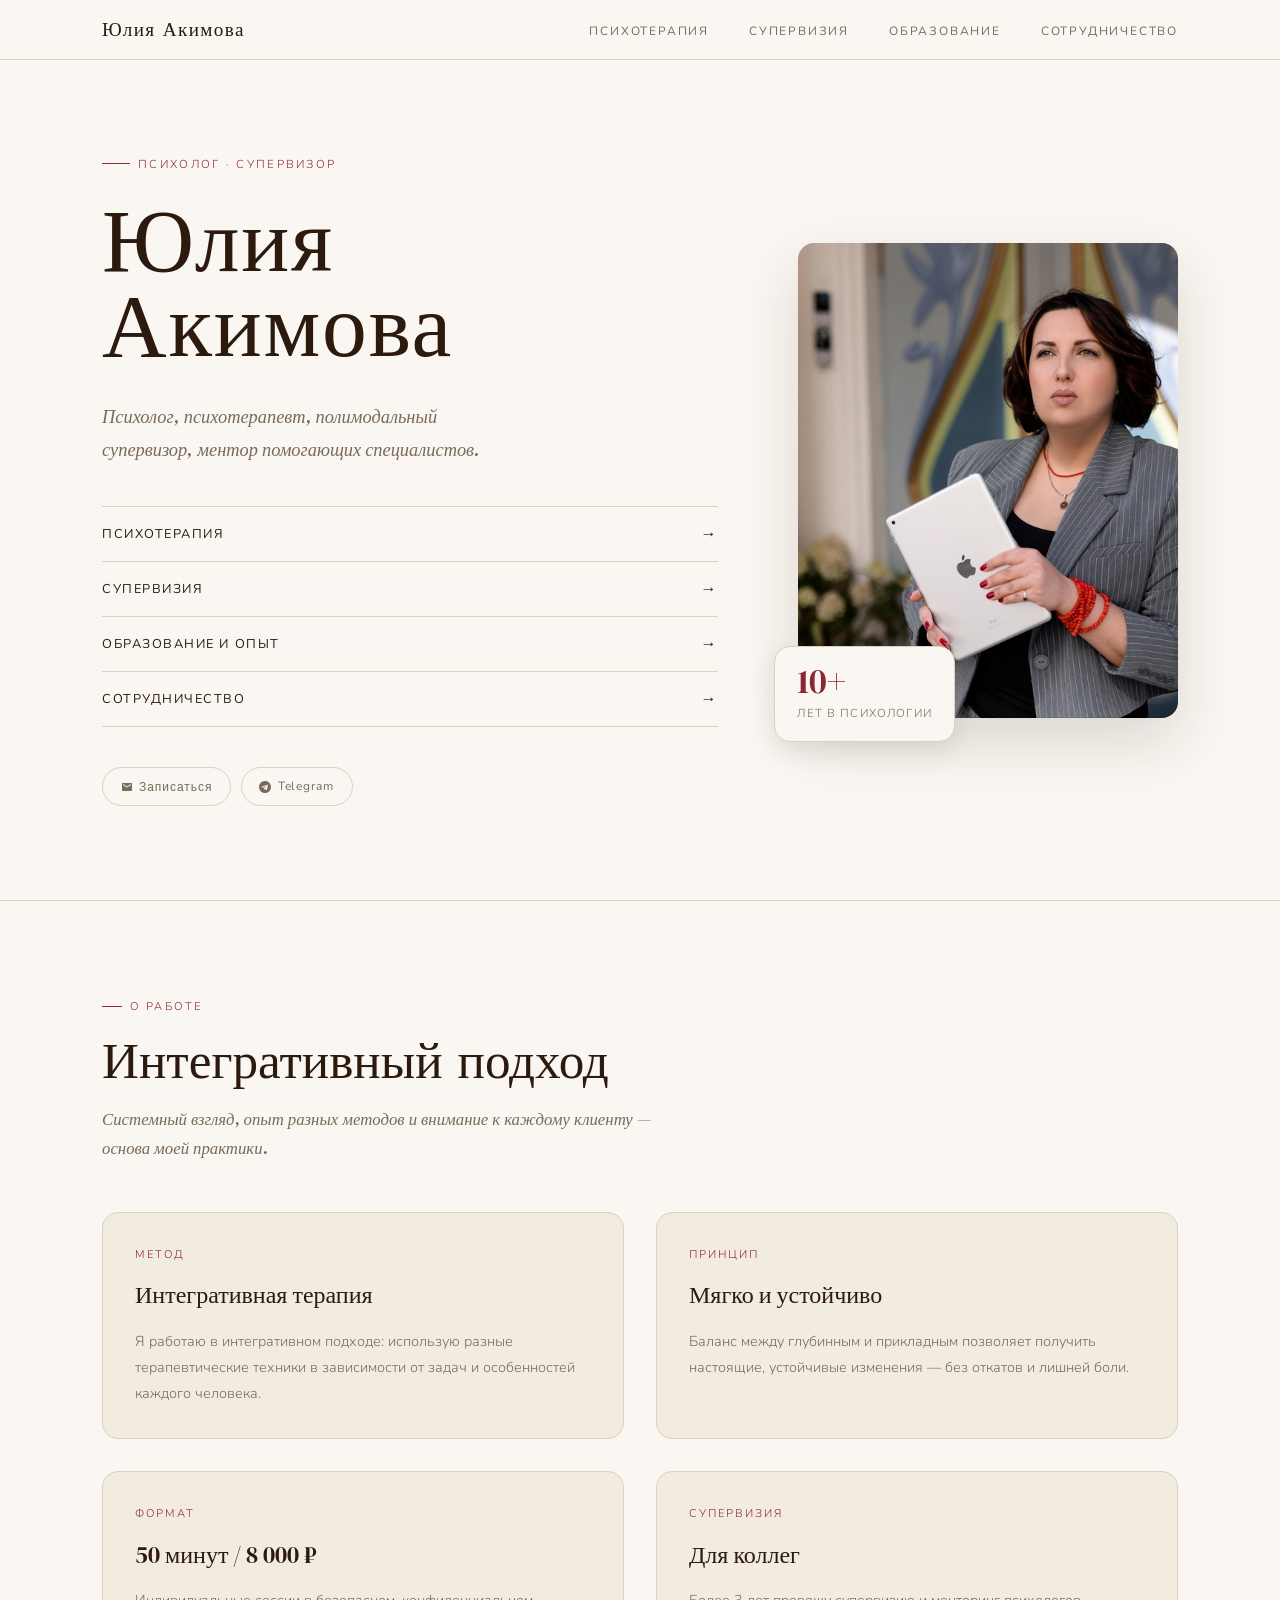
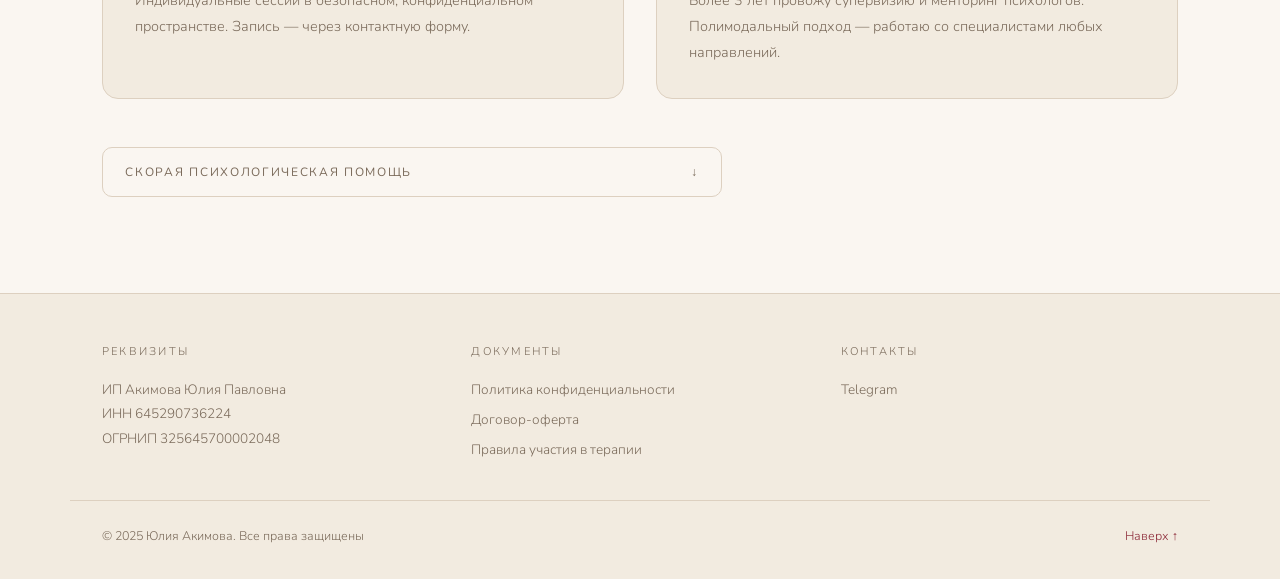
<file: frontend/index.html>
<!DOCTYPE html>
<html lang="ru">

<head>
  <meta charset="UTF-8" />
  <meta name="viewport" content="width=device-width, initial-scale=1.0" />
  <title>Юлия Акимова — Психолог, психотерапевт, супервизор</title>
  <meta name="description"
    content="Психолог, психотерапевт, полимодальный супервизор, ментор помогающих специалистов. Индивидуальные консультации, супервизия, обучение." />
  <link rel="preconnect" href="https://fonts.googleapis.com" />
  <link rel="preconnect" href="https://fonts.gstatic.com" crossorigin />
  <link
    href="https://fonts.googleapis.com/css2?family=DM+Serif+Display:ital@0;1&family=Nunito:wght@300;400;500&family=Italiana&display=swap"
    rel="stylesheet" />
  <style>
    :root {
      --bg: #FAF6F1;
      --bg-alt: #F2EBE0;
      --bg-card: #EDE3D6;
      --text: #2C1A0E;
      --muted: #7A6A5A;
      --accent: #8B2635;
      --accent-h: #6B1D29;
      --line: #DDD0C0;
      --font-d: 'Italiana', 'DM Serif Display', Georgia, serif;
      --font-h: 'DM Serif Display', Georgia, serif;
      --font-b: 'Nunito', sans-serif;
      --tr: 0.3s ease;
      --r: 16px;
    }

    *,
    *::before,
    *::after {
      box-sizing: border-box;
      margin: 0;
      padding: 0;
    }

    html {
      scroll-behavior: smooth;
    }

    body {
      font-family: var(--font-b);
      background: var(--bg);
      color: var(--text);
      font-size: 16px;
      line-height: 1.75;
      font-weight: 300;
    }

    a {
      color: var(--accent);
      text-decoration: none;
      transition: color var(--tr);
    }

    a:hover {
      color: var(--accent-h);
    }

    img {
      display: block;
      max-width: 100%;
    }

    /* ===== ШАПКА ===== */
    .header {
      position: fixed;
      top: 0;
      left: 0;
      right: 0;
      z-index: 100;
      background: rgba(250, 246, 241, 0.96);
      backdrop-filter: blur(10px);
      border-bottom: 1px solid var(--line);
      height: 60px;
      display: flex;
      align-items: center;
    }

    .header__in {
      width: 100%;
      max-width: 1140px;
      margin: 0 auto;
      padding: 0 2rem;
      display: flex;
      align-items: center;
      justify-content: space-between;
    }

    .logo {
      font-family: var(--font-d);
      font-size: 1.2rem;
      letter-spacing: 0.07em;
      color: var(--text);
      cursor: pointer;
      transition: color var(--tr);
    }

    .logo:hover {
      color: var(--accent);
    }

    .nav {
      display: flex;
      list-style: none;
      gap: 2.5rem;
    }

    .nav a {
      font-size: 0.75rem;
      letter-spacing: 0.15em;
      text-transform: uppercase;
      font-weight: 400;
      color: var(--muted);
      transition: color var(--tr);
      position: relative;
      padding-bottom: 2px;
    }

    .nav a::after {
      content: '';
      position: absolute;
      bottom: 0;
      left: 0;
      width: 0;
      height: 1px;
      background: var(--accent);
      transition: width var(--tr);
    }

    .nav a:hover,
    .nav a.act {
      color: var(--accent);
    }

    .nav a:hover::after,
    .nav a.act::after {
      width: 100%;
    }

    .burger {
      display: none;
      flex-direction: column;
      gap: 5px;
      cursor: pointer;
      background: none;
      border: none;
      padding: 4px;
    }

    .burger span {
      display: block;
      width: 24px;
      height: 1.5px;
      background: var(--text);
      transition: all var(--tr);
    }

    .burger.open span:nth-child(1) {
      transform: translateY(6.5px) rotate(45deg);
    }

    .burger.open span:nth-child(2) {
      opacity: 0;
    }

    .burger.open span:nth-child(3) {
      transform: translateY(-6.5px) rotate(-45deg);
    }

    .mmenu {
      display: none;
      position: fixed;
      top: 60px;
      left: 0;
      right: 0;
      bottom: 0;
      background: var(--bg);
      z-index: 99;
      padding: 3rem 2rem;
      flex-direction: column;
      gap: 1.5rem;
    }

    .mmenu.open {
      display: flex;
    }

    .mmenu a {
      font-family: var(--font-h);
      font-size: 1.8rem;
      color: var(--text);
      border-bottom: 1px solid var(--line);
      padding-bottom: 1rem;
    }

    .mmenu a:hover {
      color: var(--accent);
    }

    /* ===== СТРАНИЦЫ ===== */
    .page {
      display: none;
      padding-top: 60px;
      min-height: 100vh;
    }

    .page.act {
      display: block;
      animation: fadeUp 0.4s ease;
    }

    @keyframes fadeUp {
      from {
        opacity: 0;
        transform: translateY(12px);
      }

      to {
        opacity: 1;
        transform: translateY(0);
      }
    }

    /* ===== ГЛАВНАЯ — HERO ===== */
    .hero {
      min-height: calc(100vh - 60px);
      display: grid;
      grid-template-columns: 1fr 380px;
      max-width: 1140px;
      margin: 0 auto;
      padding: 0 2rem;
      gap: 5rem;
      align-items: center;
    }

    .hero__left {
      display: flex;
      flex-direction: column;
      padding: 4rem 0;
    }

    .hero__tag {
      display: inline-flex;
      align-items: center;
      gap: 0.5rem;
      font-size: 0.72rem;
      letter-spacing: 0.2em;
      text-transform: uppercase;
      color: var(--accent);
      margin-bottom: 1.5rem;
    }

    .hero__tag::before {
      content: '';
      display: block;
      width: 28px;
      height: 1px;
      background: var(--accent);
    }

    .hero__name {
      font-family: var(--font-d);
      font-size: clamp(3.5rem, 7vw, 6.5rem);
      font-weight: 400;
      line-height: 0.95;
      color: var(--text);
      letter-spacing: 0.02em;
      margin-bottom: 2rem;
    }

    .hero__desc {
      font-family: var(--font-h);
      font-style: italic;
      font-size: clamp(1rem, 1.5vw, 1.15rem);
      color: var(--muted);
      line-height: 1.8;
      max-width: 420px;
      margin-bottom: 2.5rem;
    }

    /* Навигационные кнопки */
    .hero__links {
      display: flex;
      flex-direction: column;
      gap: 0;
      margin-bottom: 2.5rem;
    }

    .hero__link {
      display: flex;
      align-items: center;
      justify-content: space-between;
      font-family: var(--font-b);
      font-size: 0.8rem;
      font-weight: 400;
      letter-spacing: 0.12em;
      text-transform: uppercase;
      color: var(--text);
      background: transparent;
      border: none;
      border-top: 1px solid var(--line);
      padding: 1rem 0;
      cursor: pointer;
      transition: color var(--tr), padding-left var(--tr);
    }

    .hero__link:last-child {
      border-bottom: 1px solid var(--line);
    }

    .hero__link:hover {
      color: var(--accent);
      padding-left: 8px;
    }

    .hero__link-arrow {
      font-size: 1rem;
      transition: transform var(--tr);
    }

    .hero__link:hover .hero__link-arrow {
      transform: translateX(4px);
    }

    /* Цитата */
    .hero__quote {
      background: var(--bg-alt);
      border-left: 3px solid var(--accent);
      padding: 1rem 1.4rem;
      border-radius: 0 var(--r) var(--r) 0;
      margin-bottom: 2rem;
    }

    .hero__quote p {
      font-family: var(--font-h);
      font-size: 0.9rem;
      font-style: italic;
      color: var(--muted);
      line-height: 1.6;
    }

    /* Соцсети */
    .hero__socials {
      display: flex;
      flex-wrap: wrap;
      gap: 0.6rem;
    }

    .sbtn {
      display: inline-flex;
      align-items: center;
      gap: 0.4rem;
      font-size: 0.75rem;
      font-weight: 400;
      letter-spacing: 0.08em;
      color: var(--muted);
      border: 1.5px solid var(--line);
      padding: 0.5rem 1.1rem;
      border-radius: 50px;
      transition: all var(--tr);
      cursor: pointer;
      background: transparent;
    }

    .sbtn:hover {
      border-color: var(--accent);
      color: var(--accent);
      transform: translateY(-2px);
    }

    /* Фото */
    .hero__photo-col {
      position: relative;
    }

    .hero__img-wrap {
      border-radius: var(--r);
      overflow: hidden;
      box-shadow: 0 24px 60px rgba(44, 26, 14, 0.14);
      position: relative;
    }

    .hero__img {
      width: 100%;
      aspect-ratio: 4/5;
      object-fit: cover;
      object-position: center top;
      display: block;
    }

    .hero__stat-badge {
      position: absolute;
      bottom: -1.5rem;
      left: -1.5rem;
      background: var(--bg);
      border: 1.5px solid var(--line);
      border-radius: var(--r);
      padding: 1.1rem 1.4rem;
      box-shadow: 0 8px 24px rgba(44, 26, 14, 0.1);
    }

    .hero__stat-num {
      font-family: var(--font-h);
      font-size: 2.2rem;
      font-weight: 400;
      color: var(--accent);
      line-height: 1;
    }

    .hero__stat-label {
      font-size: 0.72rem;
      letter-spacing: 0.1em;
      text-transform: uppercase;
      color: var(--muted);
      margin-top: 0.2rem;
    }

    /* ===== СЕКЦИИ ОБЩИЕ ===== */
    .wrap {
      max-width: 1140px;
      margin: 0 auto;
      padding: 0 2rem;
    }

    .section {
      padding: 6rem 0;
      border-top: 1px solid var(--line);
    }

    .section:first-child {
      border-top: none;
    }

    .sec-tag {
      font-size: 0.7rem;
      letter-spacing: 0.22em;
      text-transform: uppercase;
      color: var(--accent);
      margin-bottom: 1rem;
      display: flex;
      align-items: center;
      gap: 0.5rem;
    }

    .sec-tag::before {
      content: '';
      display: block;
      width: 20px;
      height: 1px;
      background: var(--accent);
    }

    .sec-title {
      font-family: var(--font-d);
      font-size: clamp(2rem, 4vw, 3.2rem);
      font-weight: 400;
      color: var(--text);
      margin-bottom: 1rem;
      line-height: 1.1;
    }

    .sec-sub {
      font-family: var(--font-h);
      font-style: italic;
      font-size: 1.05rem;
      color: var(--muted);
      margin-bottom: 3rem;
      max-width: 560px;
      line-height: 1.75;
    }

    /* ===== О СЕБЕ (краткий блок на главной) ===== */
    .about-grid {
      display: grid;
      grid-template-columns: 1fr 1fr;
      gap: 2rem;
    }

    .about-card {
      background: var(--bg-alt);
      border: 1.5px solid var(--line);
      border-radius: var(--r);
      padding: 2rem;
    }

    .about-card__label {
      font-size: 0.7rem;
      letter-spacing: 0.18em;
      text-transform: uppercase;
      color: var(--accent);
      margin-bottom: 0.6rem;
    }

    .about-card__title {
      font-family: var(--font-h);
      font-size: 1.5rem;
      font-weight: 400;
      color: var(--text);
      margin-bottom: 0.8rem;
    }

    .about-card__text {
      font-size: 0.9rem;
      color: var(--muted);
      line-height: 1.8;
    }

    /* ===== КНОПКА ГЛАВНАЯ ===== */
    .btn {
      display: inline-flex;
      align-items: center;
      gap: 0.5rem;
      font-family: var(--font-b);
      font-size: 0.78rem;
      font-weight: 400;
      letter-spacing: 0.12em;
      text-transform: uppercase;
      color: var(--accent);
      background: transparent;
      border: 1.5px solid var(--accent);
      padding: 0.85rem 2rem;
      border-radius: 50px;
      cursor: pointer;
      transition: all var(--tr);
    }

    .btn:hover {
      background: var(--accent);
      color: #fff;
      transform: translateY(-2px);
    }

    .btn--fill {
      background: var(--accent);
      color: #fff;
    }

    .btn--fill:hover {
      background: var(--accent-h);
    }

    /* ===== EMERGENCY ===== */
    .emergency-btn {
      display: flex;
      align-items: center;
      justify-content: space-between;
      width: 100%;
      max-width: 620px;
      font-family: var(--font-b);
      font-size: 0.75rem;
      letter-spacing: 0.14em;
      text-transform: uppercase;
      color: var(--muted);
      background: transparent;
      border: 1.5px solid var(--line);
      border-radius: 10px;
      padding: 1rem 1.4rem;
      cursor: pointer;
      transition: all var(--tr);
      margin-top: 3rem;
    }

    .emergency-btn:hover {
      border-color: var(--accent);
      color: var(--accent);
    }

    .emergency-btn__arr {
      transition: transform var(--tr);
    }

    .emergency-btn.open .emergency-btn__arr {
      transform: rotate(180deg);
    }

    .emergency-panel {
      display: none;
      margin-top: 0.75rem;
      background: var(--bg-alt);
      border: 1.5px solid var(--line);
      border-radius: var(--r);
      padding: 1.75rem 2rem;
      max-width: 620px;
    }

    .emergency-panel p.ep-intro {
      font-size: 0.88rem;
      color: var(--muted);
      margin-bottom: 1.25rem;
      line-height: 1.6;
    }

    .ep-list {
      display: flex;
      flex-direction: column;
      gap: 0.75rem;
    }

    .ep-item {
      display: flex;
      align-items: baseline;
      gap: 1rem;
      flex-wrap: wrap;
    }

    .ep-phone {
      font-family: var(--font-h);
      font-size: 1.1rem;
      color: var(--accent);
      white-space: nowrap;
    }

    .ep-desc {
      font-size: 0.83rem;
      color: var(--muted);
    }

    /* ===== ФУТЕР ===== */
    .footer {
      background: var(--bg-alt);
      border-top: 1px solid var(--line);
      padding: 3rem 0 2rem;
    }

    .footer__in {
      max-width: 1140px;
      margin: 0 auto;
      padding: 0 2rem;
      display: grid;
      grid-template-columns: repeat(3, 1fr);
      gap: 2rem;
      margin-bottom: 2rem;
    }

    .footer__col-title {
      font-size: 0.7rem;
      letter-spacing: 0.2em;
      text-transform: uppercase;
      color: var(--muted);
      margin-bottom: 1rem;
    }

    .footer__text {
      font-size: 0.85rem;
      color: var(--muted);
      line-height: 1.8;
    }

    .footer__link {
      display: block;
      font-size: 0.85rem;
      color: var(--muted);
      margin-bottom: 0.4rem;
      transition: color var(--tr);
    }

    .footer__link:hover {
      color: var(--accent);
    }

    .footer__bottom {
      max-width: 1140px;
      margin: 0 auto;
      padding: 1.5rem 2rem 0;
      border-top: 1px solid var(--line);
      display: flex;
      justify-content: space-between;
      align-items: center;
    }

    .footer__copy {
      font-size: 0.78rem;
      color: var(--muted);
    }

    /* ===== ВНУТРЕННИЕ СТРАНИЦЫ ===== */
    .inner {
      max-width: 780px;
      margin: 0 auto;
      padding: 5rem 2rem 4rem;
    }

    .inner__back {
      display: inline-flex;
      align-items: center;
      gap: 0.4rem;
      font-size: 0.78rem;
      letter-spacing: 0.1em;
      text-transform: uppercase;
      color: var(--muted);
      margin-bottom: 3rem;
      transition: color var(--tr);
    }

    .inner__back:hover {
      color: var(--accent);
    }

    .inner__tag {
      font-size: 0.7rem;
      letter-spacing: 0.2em;
      text-transform: uppercase;
      color: var(--accent);
      margin-bottom: 0.75rem;
    }

    .inner__title {
      font-family: var(--font-d);
      font-size: clamp(2.5rem, 5vw, 4rem);
      font-weight: 400;
      color: var(--text);
      line-height: 1;
      margin-bottom: 0.75rem;
    }

    .inner__sub {
      font-family: var(--font-h);
      font-style: italic;
      font-size: 1.1rem;
      color: var(--muted);
      margin-bottom: 2rem;
    }

    .divider {
      width: 48px;
      height: 2px;
      background: var(--accent);
      margin-bottom: 3rem;
    }

    /* Highlight card */
    .hcard {
      background: var(--bg-alt);
      border: 1.5px solid var(--line);
      border-left: 4px solid var(--accent);
      border-radius: var(--r);
      padding: 1.75rem 2rem;
      margin-bottom: 2.5rem;
      display: inline-block;
    }

    .hcard__label {
      font-size: 0.7rem;
      letter-spacing: 0.18em;
      text-transform: uppercase;
      color: var(--muted);
      margin-bottom: 0.4rem;
    }

    .hcard__value {
      font-family: var(--font-h);
      font-size: 2.2rem;
      font-weight: 400;
      color: var(--accent);
      line-height: 1;
    }

    .hcard__note {
      font-size: 0.82rem;
      color: var(--muted);
      margin-top: 0.3rem;
    }

    /* Prose */
    .prose {
      max-width: 620px;
    }

    .prose p {
      font-size: 1rem;
      color: var(--text);
      line-height: 1.85;
      margin-bottom: 1.4rem;
    }

    .prose p:last-child {
      margin-bottom: 0;
    }

    /* Subheading */
    .sh {
      font-family: var(--font-h);
      font-size: 1.35rem;
      font-weight: 400;
      color: var(--text);
      margin: 3rem 0 1.25rem;
      padding-bottom: 0.5rem;
      border-bottom: 1px solid var(--line);
    }

    /* Edu list */
    .edu-list {
      display: flex;
      flex-direction: column;
      gap: 0.9rem;
      max-width: 660px;
    }

    .edu-item {
      padding: 1.3rem 1.6rem;
      border: 1.5px solid var(--line);
      border-radius: 14px;
      transition: all var(--tr);
    }

    .edu-item:hover {
      border-color: var(--accent);
      background: var(--bg-alt);
    }

    .edu-item__year {
      font-size: 0.7rem;
      letter-spacing: 0.15em;
      text-transform: uppercase;
      color: var(--accent);
      margin-bottom: 0.3rem;
    }

    .edu-item__title {
      font-family: var(--font-h);
      font-size: 1rem;
      font-weight: 400;
      color: var(--text);
      margin-bottom: 0.2rem;
    }

    .edu-item__desc {
      font-size: 0.85rem;
      color: var(--muted);
      line-height: 1.65;
      margin-bottom: 0.4rem;
    }

    .edu-item__link {
      font-size: 0.75rem;
      color: var(--accent);
    }

    /* Supervision page conditions */
    .conds {
      display: flex;
      gap: 1.5rem;
      flex-wrap: wrap;
      margin-bottom: 2.5rem;
    }

    .cond {
      background: var(--bg-alt);
      border: 1.5px solid var(--line);
      border-radius: 14px;
      padding: 1.2rem 1.6rem;
    }

    .cond__l {
      font-size: 0.68rem;
      letter-spacing: 0.15em;
      text-transform: uppercase;
      color: var(--muted);
      margin-bottom: 0.3rem;
    }

    .cond__v {
      font-family: var(--font-h);
      font-size: 1.1rem;
      color: var(--text);
    }

    /* Cooperation list */
    .coop-list {
      display: flex;
      flex-direction: column;
      gap: 1rem;
      max-width: 660px;
    }

    .coop-item {
      border: 1.5px solid var(--line);
      border-radius: 14px;
      padding: 1.6rem 2rem;
      transition: all var(--tr);
    }

    .coop-item:hover {
      border-color: var(--accent);
      background: var(--bg-alt);
    }

    .coop-item__n {
      font-family: var(--font-h);
      font-size: 0.9rem;
      color: var(--accent);
      margin-bottom: 0.3rem;
    }

    .coop-item__t {
      font-family: var(--font-h);
      font-size: 1.3rem;
      font-weight: 400;
      color: var(--text);
      margin-bottom: 0.4rem;
    }

    .coop-item__d {
      font-size: 0.88rem;
      color: var(--muted);
      line-height: 1.75;
    }

    /* Форма */
    .form-section {
      margin-top: 3.5rem;
      padding-top: 3rem;
      border-top: 1px solid var(--line);
      max-width: 520px;
    }

    .form-title {
      font-family: var(--font-h);
      font-size: 1.6rem;
      font-style: italic;
      color: var(--text);
      margin-bottom: 2rem;
    }

    .form-group {
      margin-bottom: 1.2rem;
    }

    .form-label {
      display: block;
      font-size: 0.75rem;
      letter-spacing: 0.12em;
      text-transform: uppercase;
      color: var(--muted);
      margin-bottom: 0.5rem;
    }

    .form-input,
    .form-textarea {
      width: 100%;
      font-family: var(--font-b);
      font-size: 0.95rem;
      font-weight: 300;
      background: var(--bg-alt);
      border: 1.5px solid var(--line);
      border-radius: 10px;
      padding: 0.85rem 1.1rem;
      color: var(--text);
      transition: border-color var(--tr);
      outline: none;
    }

    .form-input:focus,
    .form-textarea:focus {
      border-color: var(--accent);
    }

    .form-textarea {
      height: 110px;
      resize: vertical;
    }

    .form-note {
      font-size: 0.78rem;
      color: var(--muted);
      margin-top: 0.75rem;
      line-height: 1.6;
    }

    .radio-row {
      display: flex;
      gap: 1.5rem;
    }

    .radio-l {
      display: flex;
      align-items: center;
      gap: 0.4rem;
      font-size: 0.9rem;
      color: var(--text);
      cursor: pointer;
    }

    .success {
      display: none;
      text-align: center;
      padding: 2.5rem 0;
    }

    .success__icon {
      font-size: 2.5rem;
      color: var(--accent);
      margin-bottom: 0.75rem;
    }

    .success__title {
      font-family: var(--font-h);
      font-size: 1.4rem;
      color: var(--text);
      margin-bottom: 0.4rem;
    }

    .success__text {
      font-size: 0.88rem;
      color: var(--muted);
    }

    /* Модалка */
    .overlay {
      display: none;
      position: fixed;
      inset: 0;
      z-index: 200;
      background: rgba(44, 26, 14, 0.5);
      backdrop-filter: blur(4px);
      align-items: center;
      justify-content: center;
      padding: 1rem;
    }

    .overlay.open {
      display: flex;
    }

    .modal {
      background: var(--bg);
      border-radius: 20px;
      padding: 2.5rem;
      width: 100%;
      max-width: 460px;
      position: relative;
      box-shadow: 0 32px 80px rgba(44, 26, 14, 0.2);
    }

    .modal__x {
      position: absolute;
      top: 1.2rem;
      right: 1.4rem;
      background: none;
      border: none;
      font-size: 1.5rem;
      cursor: pointer;
      color: var(--muted);
      transition: color var(--tr);
    }

    .modal__x:hover {
      color: var(--accent);
    }

    .modal__title {
      font-family: var(--font-h);
      font-size: 1.75rem;
      font-style: italic;
      color: var(--text);
      margin-bottom: 1.75rem;
    }

    .form-select {
      width: 100%;
      font-family: var(--font-b);
      font-size: 0.95rem;
      font-weight: 300;
      background: var(--bg-alt);
      border: 1.5px solid var(--line);
      border-radius: 10px;
      padding: 0.85rem 1.1rem;
      color: var(--text);
      outline: none;
    }

    /* Логотипы организаций */
    .org-logos {
      margin-top: 4rem;
      padding-top: 3rem;
      border-top: 1px solid var(--line);
    }

    .org-logos__label {
      font-size: 0.68rem;
      letter-spacing: 0.2em;
      text-transform: uppercase;
      color: var(--muted);
      margin-bottom: 2rem;
    }

    .org-logos__grid {
      display: flex;
      flex-wrap: wrap;
      align-items: center;
      gap: 2.5rem 3.5rem;
    }

    .org-logo {
      color: var(--muted);
      opacity: 0.65;
      transition: opacity var(--tr), color var(--tr);
      display: flex;
      align-items: center;
    }

    .org-logo:hover {
      opacity: 1;
      color: var(--text);
    }

    /* Контакт в сотрудничестве */
    .coop-contact {
      margin-top: 3.5rem;
      padding-top: 3rem;
      border-top: 1px solid var(--line);
    }

    .coop-contact__title {
      font-family: var(--font-h);
      font-size: 1.5rem;
      font-weight: 400;
      color: var(--text);
      margin-bottom: 0.75rem;
    }

    .coop-contact__text {
      font-size: 0.95rem;
      color: var(--muted);
      line-height: 1.8;
      max-width: 480px;
      margin-bottom: 1.75rem;
    }

    .coop-contact__links {
      display: flex;
      flex-direction: column;
      gap: 0.6rem;
    }

    .coop-contact__link {
      display: inline-flex;
      align-items: center;
      gap: 0.5rem;
      font-size: 0.9rem;
      color: var(--text);
      border-bottom: 1px solid transparent;
      padding-bottom: 1px;
      transition: color var(--tr), border-color var(--tr);
      width: fit-content;
    }

    .coop-contact__link:hover {
      color: var(--accent);
      border-bottom-color: var(--accent);
    }

    /* Юридические страницы */
    .legal-page {
      max-width: 700px;
      margin: 0 auto;
      padding: 5rem 2rem 5rem;
    }

    .legal-page h1 {
      font-family: var(--font-h);
      font-size: clamp(1.6rem, 4vw, 2.4rem);
      font-weight: 400;
      color: var(--text);
      margin-bottom: 0.5rem;
    }

    .legal-page .legal-meta {
      font-size: 0.82rem;
      color: var(--muted);
      margin-bottom: 3rem;
      padding-bottom: 1.5rem;
      border-bottom: 1px solid var(--line);
    }

    .legal-page h2 {
      font-family: var(--font-h);
      font-size: 1.2rem;
      font-weight: 400;
      color: var(--text);
      margin: 2.5rem 0 0.75rem;
    }

    .legal-page p,
    .legal-page li {
      font-size: 0.92rem;
      color: var(--text);
      line-height: 1.85;
      margin-bottom: 0.9rem;
    }

    .legal-page ul,
    .legal-page ol {
      padding-left: 1.4rem;
      margin-bottom: 1rem;
    }

    .legal-page li {
      margin-bottom: 0.4rem;
    }

    .legal-page a {
      color: var(--accent);
      overflow-wrap: break-word;
      word-break: break-word;
    }

    .legal-page p,
    .legal-page li {
      overflow-wrap: break-word;
      word-break: break-word;
    }

    .legal-page strong {
      font-weight: 500;
    }

    /* ===== АДАПТИВ ===== */
    @media (max-width: 960px) {
      .hero {
        grid-template-columns: 1fr;
        gap: 0;
        padding: 2.5rem 1.5rem 3rem;
        min-height: auto;
        max-width: 100%;
      }

      /* На планшете фото идёт первым */
      .hero__photo-col {
        order: -1;
        max-width: 280px;
        margin: 0 auto 2.5rem;
      }

      .hero__img {
        aspect-ratio: 1/1;
        border-radius: 50%;
        max-height: none;
      }

      .hero__stat-badge {
        bottom: -1rem;
        left: 50%;
        transform: translateX(-50%);
        white-space: nowrap;
      }

      .hero__left {
        padding: 0;
        text-align: center;
        align-items: center;
      }

      .hero__tag {
        justify-content: center;
      }

      .hero__desc {
        text-align: center;
      }

      .hero__links {
        width: 100%;
        max-width: 480px;
      }

      .hero__link {
        text-align: left;
      }

      .hero__socials {
        justify-content: center;
      }

      .about-grid {
        grid-template-columns: 1fr;
      }

      .footer__in {
        grid-template-columns: 1fr 1fr;
      }

      .emergency-btn,
      .emergency-panel {
        max-width: 100%;
      }
    }

    @media (max-width: 640px) {
      .nav {
        display: none;
      }

      .burger {
        display: flex;
      }

      .hero {
        padding: 2rem 1.25rem 2.5rem;
      }

      .org-logos__grid {
        gap: 1.75rem 2rem;
      }

      .org-logo svg {
        height: 22px !important;
      }

      .coop-contact__links {
        gap: 0.9rem;
      }

      .legal-page {
        padding: 3rem 1.25rem 3rem;
      }

      .legal-page h1 {
        font-size: 1.5rem;
      }

      .hero__photo-col {
        max-width: 220px;
      }

      .hero__name {
        font-size: clamp(2.6rem, 11vw, 3.5rem);
      }

      .footer__in {
        grid-template-columns: 1fr;
      }

      .footer__bottom {
        flex-direction: column;
        gap: 0.75rem;
        text-align: center;
      }

      .inner {
        padding: 3rem 1.25rem 3rem;
      }

      .inner__title {
        font-size: clamp(2rem, 9vw, 3rem);
      }

      .section {
        padding: 4rem 0;
      }

      .wrap {
        padding: 0 1.25rem;
      }

      .about-grid {
        gap: 1rem;
      }

      .about-card {
        padding: 1.5rem;
      }

      .hcard {
        display: block;
        width: 100%;
      }

      .conds {
        flex-direction: column;
        gap: 0.75rem;
      }

      .hero__links {
        max-width: 100%;
      }

      .sbtn {
        font-size: 0.7rem;
        padding: 0.5rem 0.9rem;
      }

      .btn {
        font-size: 0.72rem;
        padding: 0.8rem 1.6rem;
      }

      .modal {
        padding: 2rem 1.25rem;
        border-radius: 16px;
      }

      .sec-title {
        font-size: clamp(1.7rem, 7vw, 2.4rem);
      }

      .edu-list {
        gap: 0.75rem;
      }

      .edu-item {
        padding: 1rem 1.25rem;
      }

      .coop-list {
        gap: 0.75rem;
      }

      .coop-item {
        padding: 1.25rem 1.4rem;
      }

      .form-section {
        max-width: 100%;
      }

      .header__in {
        padding: 0 1.25rem;
      }
    }

    @media (max-width: 380px) {
      .hero__name {
        font-size: 2.4rem;
      }

      .hero__photo-col {
        max-width: 190px;
      }
    }
  </style>
</head>

<body>

  <!-- ШАПКА -->
  <header class="header">
    <div class="header__in">
      <span class="logo" onclick="nav('home')">Юлия Акимова</span>
      <ul class="nav">
        <li><a href="#" onclick="nav('therapy');return false;" id="n-therapy">Психотерапия</a></li>
        <li><a href="#" onclick="nav('supervision');return false;" id="n-supervision">Супервизия</a></li>
        <li><a href="#" onclick="nav('education');return false;" id="n-education">Образование</a></li>
        <li><a href="#" onclick="nav('cooperation');return false;" id="n-cooperation">Сотрудничество</a></li>
      </ul>
      <button class="burger" id="burger" onclick="toggleMenu()"><span></span><span></span><span></span></button>
    </div>
  </header>

  <!-- МОБИЛЬНОЕ МЕНЮ -->
  <nav class="mmenu" id="mmenu">
    <a href="#" onclick="nav('therapy');closeMenu();return false;">Психотерапия</a>
    <a href="#" onclick="nav('supervision');closeMenu();return false;">Супервизия</a>
    <a href="#" onclick="nav('education');closeMenu();return false;">Образование</a>
    <a href="#" onclick="nav('cooperation');closeMenu();return false;">Сотрудничество</a>
  </nav>

  <!-- ============================== ГЛАВНАЯ ============================== -->
  <div class="page act" id="page-home">
    <!-- HERO -->
    <section class="hero">
      <div class="hero__left">
        <div class="hero__tag">Психолог · Супервизор</div>
        <h1 class="hero__name">Юлия<br>Акимова</h1>
        <p class="hero__desc">Психолог, психотерапевт, полимодальный супервизор, ментор помогающих специалистов.</p>
        <nav class="hero__links">
          <button class="hero__link" onclick="nav('therapy')">
            <span>Психотерапия</span>
            <span class="hero__link-arrow">→</span>
          </button>
          <button class="hero__link" onclick="nav('supervision')">
            <span>Супервизия</span>
            <span class="hero__link-arrow">→</span>
          </button>
          <button class="hero__link" onclick="nav('education')">
            <span>Образование и опыт</span>
            <span class="hero__link-arrow">→</span>
          </button>
          <button class="hero__link" onclick="nav('cooperation')">
            <span>Сотрудничество</span>
            <span class="hero__link-arrow">→</span>
          </button>
        </nav>
        <div class="hero__socials">
          <button class="sbtn" onclick="openModal()">
            <svg width="12" height="12" viewBox="0 0 24 24" fill="currentColor">
              <path
                d="M20 4H4c-1.1 0-2 .9-2 2v12c0 1.1.9 2 2 2h16c1.1 0 2-.9 2-2V6c0-1.1-.9-2-2-2zm0 4l-8 5-8-5V6l8 5 8-5v2z" />
            </svg>
            Записаться
          </button>
          <a class="sbtn" href="https://t.me/akimova_yuliia" target="_blank" rel="noopener">
            <svg width="12" height="12" viewBox="0 0 24 24" fill="currentColor">
              <path
                d="M12 0C5.373 0 0 5.373 0 12s5.373 12 12 12 12-5.373 12-12S18.627 0 12 0zm5.894 8.221-1.97 9.28c-.145.658-.537.818-1.084.508l-3-2.21-1.447 1.394c-.16.16-.295.295-.605.295l.213-3.053 5.56-5.023c.242-.213-.054-.333-.373-.12l-6.871 4.326-2.962-.924c-.643-.204-.657-.643.136-.953l11.57-4.461c.537-.194 1.006.131.833.941z" />
            </svg>
            Telegram
          </a>
        </div>
      </div>
      <div class="hero__photo-col">
        <div class="hero__img-wrap">
          <img class="hero__img"
            src="[data-uri]"
            alt="Юлия Акимова — психолог, психотерапевт, супервизор" />
        </div>
        <div class="hero__stat-badge">
          <div class="hero__stat-num">10+</div>
          <div class="hero__stat-label">лет в психологии</div>
        </div>
      </div>
    </section>

    <!-- О ПОДХОДЕ — краткий блок -->
    <section class="section">
      <div class="wrap">
        <div class="sec-tag">О работе</div>
        <h2 class="sec-title">Интегративный подход</h2>
        <p class="sec-sub">Системный взгляд, опыт разных методов и внимание к каждому клиенту — основа моей практики.
        </p>
        <div class="about-grid">
          <div class="about-card">
            <div class="about-card__label">Метод</div>
            <div class="about-card__title">Интегративная терапия</div>
            <div class="about-card__text">Я работаю в интегративном подходе: использую разные терапевтические техники в
              зависимости от задач и особенностей каждого человека.</div>
          </div>
          <div class="about-card">
            <div class="about-card__label">Принцип</div>
            <div class="about-card__title">Мягко и устойчиво</div>
            <div class="about-card__text">Баланс между глубинным и прикладным позволяет получить настоящие, устойчивые
              изменения — без откатов и лишней боли.</div>
          </div>
          <div class="about-card">
            <div class="about-card__label">Формат</div>
            <div class="about-card__title">50 минут / 8 000 ₽</div>
            <div class="about-card__text">Индивидуальные сессии в безопасном, конфиденциальном пространстве. Запись —
              через контактную форму.</div>
          </div>
          <div class="about-card">
            <div class="about-card__label">Супервизия</div>
            <div class="about-card__title">Для коллег</div>
            <div class="about-card__text">Более 3 лет провожу супервизию и менторинг психологов. Полимодальный подход —
              работаю со специалистами любых направлений.</div>
          </div>
        </div>

        <!-- Экстренная помощь -->
        <button class="emergency-btn" id="emBtn" onclick="toggleEmergency()">
          <span>Скорая психологическая помощь</span>
          <span class="emergency-btn__arr">↓</span>
        </button>
        <div class="emergency-panel" id="emPanel">
          <p class="ep-intro">Если ваши проблемы нужно решить срочно или вашей жизни и здоровью что-то угрожает,
            обратитесь в одну из этих организаций:</p>
          <div class="ep-list">
            <div class="ep-item"><span class="ep-phone">+7 (800) 2000-122</span><span class="ep-desc">Телефон доверия
                для детей, подростков и их родителей</span></div>
            <div class="ep-item"><span class="ep-phone">+7 (495) 989-50-50</span><span class="ep-desc">Экстренная
                психологическая помощь</span></div>
            <div class="ep-item"><span class="ep-phone">+7 (499) 901-02-01</span><span class="ep-desc">Помощь пережившим
                сексуализированное насилие</span></div>
            <div class="ep-item"><span class="ep-phone">+7 (495) 421-55-55</span><span class="ep-desc">Вопросы
                наркомании, ВИЧ/СПИД</span></div>
            <div class="ep-item"><span class="ep-phone">+7 (495) 916-30-00</span><span class="ep-desc">Помощь пережившим
                домашнее насилие — <a href="https://nasiliu.net/sos" target="_blank">nasiliu.net/sos</a></span></div>
            <div class="ep-item"><span class="ep-phone">+7 (800) 101-65-47</span><span class="ep-desc">Горячая линия для
                мужчин — <a href="https://hotlineformen.ru" target="_blank">hotlineformen.ru</a></span></div>
          </div>
        </div>
      </div>
    </section>

    <!-- ФУТЕР -->
    <footer class="footer">
      <div class="footer__in">
        <div>
          <p class="footer__col-title">Реквизиты</p>
          <p class="footer__text">ИП Акимова Юлия Павловна<br>ИНН 645290736224<br>ОГРНИП 325645700002048</p>
        </div>
        <div>
          <p class="footer__col-title">Документы</p><a class="footer__link" href="#"
            onclick="nav('privacy');return false;">Политика конфиденциальности</a><a class="footer__link" href="#"
            onclick="nav('offer');return false;">Договор-оферта</a><a class="footer__link" href="#"
            onclick="nav('rules');return false;">Правила участия в терапии</a>
        </div>
        <div>
          <p class="footer__col-title">Контакты</p><a class="footer__link" href="https://t.me/akimova_yuliia"
            target="_blank">Telegram</a>
        </div>
      </div>
      <div class="footer__bottom">
        <span class="footer__copy">© 2025 Юлия Акимова. Все права защищены</span>
        <a href="#" onclick="nav('home');return false;" style="font-size:0.78rem;color:var(--accent);">Наверх ↑</a>
      </div>
    </footer>
  </div>

  <!-- ============================== ПСИХОТЕРАПИЯ ============================== -->
  <div class="page" id="page-therapy">
    <div class="inner">
      <a href="#" class="inner__back" onclick="nav('home');return false;">← На главную</a>
      <div class="inner__tag">Индивидуальная работа</div>
      <h1 class="inner__title">Психо&shy;терапия</h1>
      <p class="inner__sub">Безопасное пространство для настоящих изменений</p>
      <div class="divider"></div>
      <div class="hcard">
        <div class="hcard__label">Стоимость сессии</div>
        <div class="hcard__value">8 000 ₽</div>
        <div class="hcard__note">Продолжительность — 50 минут</div>
      </div>
      <div class="prose">
        <p>Моя терапия — безопасное пространство для изменений. Принято считать, что психотерапия — это больно. Нет, у
          меня не так. Я помогаю получить нужные изменения мягко и на разных уровнях. Мы не будем пять лет только копать
          детские травмы, но и «просто делай» — это тоже не ко мне.</p>
        <p>Баланс между глубинным и прикладным, системный подход и опыт в разных направлениях позволяют получить
          настоящие, устойчивые изменения — без откатов.</p>
      </div>
      <h2 class="sh">О подходе</h2>
      <div class="prose">
        <p>Я работаю в интегративном подходе. Это значит, что, имея образование в разных психотерапевтических
          направлениях, я использую их в зависимости от задач и особенностей каждого клиента.</p>
        <p>Индивидуальность каждого человека — это важно. Большой практический опыт позволяет не следовать усреднённым
          нормам, а давать именно то, что нужно конкретному человеку.</p>
        <p>Моя терапия — место, где гарантирована эмоциональная безопасность и конфиденциальность, где человек и всё,
          что с ним связано — ценно. Где можно решить любую, самую запутанную жизненную задачу.</p>
        <p>Благодаря многолетнему опыту, я могу работать с очень разными запросами. Если сомневаетесь — напишите. При
          необходимости я порекомендую коллег.</p>
      </div>
      <div style="margin-top:2.5rem;"><button class="btn btn--fill" onclick="openModal()">Записаться</button></div>
      <div class="form-section">
        <div class="form-title">Оставить заявку</div>
        <form onsubmit="submitForm(event,'therapy')">
          <div class="form-group"><label class="form-label">Имя</label><input class="form-input" type="text"
              placeholder="Ваше имя" required /></div>
          <div class="form-group"><label class="form-label">Телефон или Telegram</label><input class="form-input"
              type="text" placeholder="+7 999 000 00 00 или @username" required /></div>
          <div class="form-group"><label class="form-label">Запрос (необязательно)</label><textarea
              class="form-textarea" placeholder="Кратко опишите, с чем хотите прийти в терапию"></textarea></div>
          <label class="form-note" style="display:flex;gap:.5rem;align-items:flex-start;margin:1rem 0;"><input type="checkbox" name="consent" required style="margin-top:.35rem;flex:none;" /> <span>Я ознакомлен(а) с <a href="#privacy" onclick="nav('privacy')">политикой обработки персональных данных</a> и даю согласие на обработку данных для ответа на заявку.</span></label>
          <p class="form-note">Отправляя форму, вы соглашаетесь с <a href="#">политикой конфиденциальности</a>.</p>
          <div style="margin-top:1.5rem;"><button type="submit" class="btn btn--fill">Отправить</button></div>
          <div class="success" id="s-therapy">
            <div class="success__icon">✓</div>
            <div class="success__title">Заявка принята</div>
            <div class="success__text">Свяжусь с вами в ближайшее время</div>
          </div>
        </form>
      </div>
    </div>
    <footer class="footer">
      <div class="footer__in">
        <div>
          <p class="footer__col-title">Реквизиты</p>
          <p class="footer__text">ИП Акимова Юлия Павловна<br>ИНН 645290736224</p>
        </div>
        <div>
          <p class="footer__col-title">Документы</p><a class="footer__link" href="#"
            onclick="nav('privacy');return false;">Политика конфиденциальности</a><a class="footer__link" href="#"
            onclick="nav('rules');return false;">Правила участия в терапии</a><a class="footer__link" href="#"
            onclick="nav('offer');return false;">Договор-оферта</a>
        </div>
        <div>
          <p class="footer__col-title">Контакты</p><a class="footer__link" href="https://t.me/akimova_yuliia"
            target="_blank">Telegram</a>
        </div>
      </div>
      <div class="footer__bottom"><span class="footer__copy">© 2025 Юлия Акимова</span><a href="#"
          onclick="nav('home');return false;" style="font-size:0.78rem;color:var(--accent);">На главную ↑</a></div>
    </footer>
  </div>

  <!-- ============================== СУПЕРВИЗИЯ ============================== -->
  <div class="page" id="page-supervision">
    <div class="inner">
      <a href="#" class="inner__back" onclick="nav('home');return false;">← На главную</a>
      <div class="inner__tag">Для специалистов</div>
      <h1 class="inner__title">Супервизия</h1>
      <p class="inner__sub">Профессиональная поддержка психологов</p>
      <div class="divider"></div>
      <div style="display:flex;gap:1rem;flex-wrap:wrap;margin-bottom:2.5rem;">
        <div class="hcard">
          <div class="hcard__label">Индивидуальная</div>
          <div class="hcard__value">10 000 ₽</div>
          <div class="hcard__note">60 минут</div>
        </div>
      </div>
      <div class="conds">
        <div class="cond">
          <div class="cond__l">Формат</div>
          <div class="cond__v">Очно / Онлайн</div>
        </div>
        <div class="cond">
          <div class="cond__l">Групповая</div>
          <div class="cond__v">До 6 человек</div>
        </div>
      </div>
      <div class="prose">
        <p>Больше 3 лет я с удовольствием передаю накопленные знания коллегам-психологам в роли супервизора и ментора.
          Мне очень важно передавать коллегам багаж накопленных знаний и быть причастной к их профессиональному росту —
          и глобально к тому, чтобы профессиональных и эффективных специалистов становилось больше.</p>
        <p>Супервизия — это профессиональная поддержка психолога в его практической работе. Я провожу как
          индивидуальную, так и групповую супервизию для специалистов в различных модальностях.</p>
        <p>Я являюсь полимодальным супервизором и работаю со специалистами независимо от того, в каком подходе они
          практикуют. Супервизия со мной — это пространство для профессионального роста, осмысления трудных случаев и
          поддержания качества работы.</p>
      </div>
      <div style="margin-top:2.5rem;"><button class="btn btn--fill" onclick="openModal()">Записаться на
          супервизию</button></div>
      <div class="form-section">
        <div class="form-title">Заявка на супервизию</div>
        <form onsubmit="submitForm(event,'supervision')">
          <div class="form-group"><label class="form-label">Имя</label><input class="form-input" type="text"
              placeholder="Ваше имя" required /></div>
          <div class="form-group"><label class="form-label">Телефон или Telegram</label><input class="form-input"
              type="text" placeholder="+7 999 000 00 00 или @username" required /></div>
          <div class="form-group"><label class="form-label">Формат</label>
            <div class="radio-row">
              <label class="radio-l"><input type="radio" name="sfmt" value="ind" checked /> Индивидуальная</label>
              <label class="radio-l"><input type="radio" name="sfmt" value="grp" /> Групповая</label>
            </div>
          </div>
          <div class="form-group"><label class="form-label">Ваш опыт и образование</label><textarea
              class="form-textarea" placeholder="Кратко о вашем профессиональном пути"></textarea></div>
          <label class="form-note" style="display:flex;gap:.5rem;align-items:flex-start;margin:1rem 0;"><input type="checkbox" name="consent" required style="margin-top:.35rem;flex:none;" /> <span>Я ознакомлен(а) с <a href="#privacy" onclick="nav('privacy')">политикой обработки персональных данных</a> и даю согласие на обработку данных для ответа на заявку.</span></label>
          <p class="form-note">Отправляя форму, вы соглашаетесь с <a href="#">политикой конфиденциальности</a>.</p>
          <div style="margin-top:1.5rem;"><button type="submit" class="btn btn--fill">Отправить</button></div>
          <div class="success" id="s-supervision">
            <div class="success__icon">✓</div>
            <div class="success__title">Заявка принята</div>
            <div class="success__text">Свяжусь с вами в ближайшее время</div>
          </div>
        </form>
      </div>
    </div>
    <footer class="footer">
      <div class="footer__in">
        <div>
          <p class="footer__col-title">Реквизиты</p>
          <p class="footer__text">ИП Акимова Юлия Павловна<br>ИНН 645290736224</p>
        </div>
        <div>
          <p class="footer__col-title">Документы</p><a class="footer__link" href="#"
            onclick="nav('privacy');return false;">Политика конфиденциальности</a><a class="footer__link" href="#"
            onclick="nav('rules');return false;">Правила участия в терапии</a><a class="footer__link" href="#"
            onclick="nav('offer');return false;">Договор-оферта</a>
        </div>
        <div>
          <p class="footer__col-title">Контакты</p><a class="footer__link" href="https://t.me/akimova_yuliia"
            target="_blank">Telegram</a>
        </div>
      </div>
      <div class="footer__bottom"><span class="footer__copy">© 2025 Юлия Акимова</span><a href="#"
          onclick="nav('home');return false;" style="font-size:0.78rem;color:var(--accent);">На главную ↑</a></div>
    </footer>
  </div>

  <!-- ============================== ОБРАЗОВАНИЕ ============================== -->
  <div class="page" id="page-education">
    <div class="inner" style="max-width:860px;">
      <a href="#" class="inner__back" onclick="nav('home');return false;">← На главную</a>
      <div class="inner__tag">Биография и квалификация</div>
      <h1 class="inner__title">Образование и подход</h1>
      <p class="inner__sub">Путь, опыт и профессиональная философия</p>
      <div class="divider"></div>
      <div class="prose">
        <p>С 2004 года, с первого курса психологического факультета университета, я изучаю людей, изучаю психологию,
          непрерывно обучаясь. И больше 10 лет веду регулярную психотерапевтическую практику с клиентами.</p>
        <p>За время моего профессионального пути я получила образование в нескольких психотерапевтических подходах.
          Опираясь на полученные знания и наработанную практику, пришла к тому, что самым эффективным и подходящим для
          меня является интегративный (полимодальный) подход. Это значит, что психотерапия со мной не ограничена рамкой
          одного подхода. Стратегию работы с каждым клиентом я выстраиваю индивидуально, ориентируясь на особенности и
          задачи конкретного человека.</p>
        <p>Я с большим уважением и интересом отношусь к каждому.</p>
      </div>

      <h2 class="sh">Высшее образование</h2>
      <div class="edu-list">
        <div class="edu-item">
          <div class="edu-item__title">Саратовский Государственный Университет</div>
          <div class="edu-item__desc">Специальность «Психолог. Преподаватель психологии»</div>
          <a class="edu-item__link" href="https://www.sgu.ru" target="_blank">sgu.ru ↗</a>
        </div>
      </div>

      <h2 class="sh">Длительные программы психотерапевтического образования</h2>
      <div class="edu-list">
        <div class="edu-item">
          <div class="edu-item__year">2014–2016</div>
          <div class="edu-item__title">Институт Интегративной Семейной Терапии, Москва</div>
          <div class="edu-item__desc">«Системная семейная психотерапия»</div>
          <a class="edu-item__link" href="https://www.familyland.ru" target="_blank">familyland.ru ↗</a>
        </div>
        <div class="edu-item">
          <div class="edu-item__year">2015–2018</div>
          <div class="edu-item__title">Московская ассоциация аналитической психологии</div>
          <div class="edu-item__desc">«Аналитическая психология и психотерапия»</div>
          <a class="edu-item__link" href="http://www.maap.pro" target="_blank">maap.pro ↗</a>
        </div>
        <div class="edu-item">
          <div class="edu-item__year">2026–2027</div>
          <div class="edu-item__title">Московский Институт Психоанализа</div>
          <div class="edu-item__desc">«Клиническая психология» — с присвоением квалификации</div>
          <a class="edu-item__link" href="https://inpsycho.ru/" target="_blank">inpsycho.ru ↗</a>
        </div>
      </div>

      <h2 class="sh">Курсы и семинары</h2>
      <div class="edu-list">
        <div class="edu-item">
          <div class="edu-item__title">Ассоциация когнитивно-бихевиоральных терапевтов, Москва</div>
          <div class="edu-item__desc">«Когнитивно-поведенческая психотерапия депрессии» / «КПТ панических расстройств»
          </div><a class="edu-item__link" href="http://russian-cbt.ru" target="_blank">russian-cbt.ru ↗</a>
        </div>
        <div class="edu-item">
          <div class="edu-item__title">Московская ассоциация аналитической психологии</div>
          <div class="edu-item__desc">«Тело в анализе» / «Психиатрия для психологов»</div><a class="edu-item__link"
            href="http://www.maap.pro" target="_blank">maap.pro ↗</a>
        </div>
        <div class="edu-item">
          <div class="edu-item__title">Институт Интегративной Семейной Терапии, Москва</div>
          <div class="edu-item__desc">«Теория и практика супружеского консультирования» / «Теория и практика групповой
            системной психотерапии»</div><a class="edu-item__link" href="https://www.familyland.ru"
            target="_blank">familyland.ru ↗</a>
        </div>
        <div class="edu-item">
          <div class="edu-item__title">Международный институт процесс-ориентированной психологии и психотравматологии
          </div>
          <div class="edu-item__desc">«Психическая травма»</div><a class="edu-item__link" href="https://mipopp.com"
            target="_blank">mipopp.com ↗</a>
        </div>
        <div class="edu-item">
          <div class="edu-item__title">Центр психологического образования «Метафора»</div>
          <div class="edu-item__desc">«Помощь в ситуации утраты» / «Сепарация от родителей» / «Краткосрочная терапия
            сепарации от партнёра-абьюзера» / «Метафорические карты в работе»</div><a class="edu-item__link"
            href="https://centrmetafora.ru" target="_blank">centrmetafora.ru ↗</a>
        </div>
        <div class="edu-item">
          <div class="edu-item__title">NewPsy</div>
          <div class="edu-item__desc">«Ирвин Ялом. Групповая терапия: теория и практика»</div><a class="edu-item__link"
            href="https://newpsy.org" target="_blank">newpsy.org ↗</a>
        </div>
        <div class="edu-item">
          <div class="edu-item__title">МГИМО</div>
          <div class="edu-item__desc">«Психология креативных индустрий»</div><a class="edu-item__link"
            href="https://mgimo.ru" target="_blank">mgimo.ru ↗</a>
        </div>
        <div class="edu-item">
          <div class="edu-item__title">Университет Современной Психологии</div>
          <div class="edu-item__desc">«Созависимые отношения. Феноменология, диагностика, психологическая помощь»</div>
          <a class="edu-item__link" href="https://umpedu.ru" target="_blank">umpedu.ru ↗</a>
        </div>
        <div class="edu-item">
          <div class="edu-item__title">Московский Институт Психоанализа</div>
          <div class="edu-item__desc">«Психиатрия для психологов»</div><a class="edu-item__link"
            href="https://inpsycho.ru/" target="_blank">inpsycho.ru ↗</a>
        </div>
      </div>

      <h2 class="sh">Супервизионное обучение</h2>
      <div class="edu-list">
        <div class="edu-item">
          <div class="edu-item__title">Национальная Академия Дополнительного Образования</div>
          <div class="edu-item__desc">«Супервизия в психологическом консультировании и психотерапии»</div>
        </div>
        <div class="edu-item">
          <div class="edu-item__title">Московский Институт Психоанализа</div>
          <div class="edu-item__desc">«Супервизия междисциплинарного ведения клиента: психолог и невролог»<br><span
              style="font-size:0.8rem;color:var(--muted);">Ведущие: Ирина Лемешко и Юлия Ефименко</span></div>
          <a class="edu-item__link" href="https://inpsycho.ru/" target="_blank">inpsycho.ru ↗</a>
        </div>
        <div class="edu-item">
          <div class="edu-item__year">2026–2027</div>
          <div class="edu-item__title">Общероссийская Профессиональная Психотерапевтическая Лига</div>
          <div class="edu-item__desc">«Основы и практика базовой и глубинной клинической супервизии. Гипервизия
            (супервизия супервизии)»</div>
          <a class="edu-item__link" href="https://oppl.ru/" target="_blank">oppl.ru ↗</a>
        </div>
      </div>

      <h2 class="sh">Членство в профессиональных ассоциациях</h2>
      <div class="edu-list">
        <div class="edu-item" style="border-left:3px solid var(--accent);">
          <div class="edu-item__title">Действительный член Общероссийской профессиональной психотерапевтической лиги
          </div>
          <div class="edu-item__desc" style="margin-top:0.5rem;">
            Свидетельство действительного члена ОППЛ выдано на имя Акимовой Юлии Павловны.<br>
            <span style="font-size:0.8rem;color:var(--muted);">Дата выдачи: 12 мая 2026 года · Срок действия: 1
              год</span>
          </div>
          <div style="margin-top:0.75rem;display:flex;gap:1rem;flex-wrap:wrap;">
            <a class="edu-item__link" href="https://oppl.ru/@akimovayuliainfo" target="_blank">Профиль на oppl.ru ↗</a>
            <a class="edu-item__link" href="https://oppl.ru/" target="_blank">oppl.ru ↗</a>
          </div>
        </div>
        <div class="edu-item" style="border-left:3px solid var(--accent);">
          <div class="edu-item__title">Сооснователь и член Волжской Ассоциации Аналитической Психологии</div>
        </div>
      </div>

      <!-- Логотипы организаций -->
      <div class="org-logos">
        <p class="org-logos__label">Образование · профессиональное сообщество</p>
        <div class="org-logos__grid">
          <a href="https://inpsycho.ru/" target="_blank" class="org-logo" title="Московский Институт Психоанализа">
            <svg viewBox="0 0 120 40" xmlns="http://www.w3.org/2000/svg" style="height:28px;width:auto;">
              <text x="2" y="28" font-family="Georgia,serif" font-size="13" fill="currentColor"
                font-weight="bold">МИП</text>
              <text x="34" y="18" font-family="Georgia,serif" font-size="7" fill="currentColor">Московский</text>
              <text x="34" y="27" font-family="Georgia,serif" font-size="7" fill="currentColor">Институт</text>
              <text x="34" y="36" font-family="Georgia,serif" font-size="7" fill="currentColor">Психоанализа</text>
            </svg>
          </a>
          <a href="https://oppl.ru/" target="_blank" class="org-logo" title="ОППЛ">
            <svg viewBox="0 0 120 40" xmlns="http://www.w3.org/2000/svg" style="height:28px;width:auto;">
              <text x="2" y="28" font-family="Georgia,serif" font-size="13" fill="currentColor"
                font-weight="bold">ОППЛ</text>
              <text x="52" y="20" font-family="Georgia,serif" font-size="6.5"
                fill="currentColor">Профессиональная</text>
              <text x="52" y="29" font-family="Georgia,serif" font-size="6.5" fill="currentColor">Психотерапевт.</text>
              <text x="52" y="38" font-family="Georgia,serif" font-size="6.5" fill="currentColor">Лига</text>
            </svg>
          </a>
          <a href="https://www.sgu.ru" target="_blank" class="org-logo" title="Саратовский Государственный Университет">
            <svg viewBox="0 0 100 40" xmlns="http://www.w3.org/2000/svg" style="height:28px;width:auto;">
              <text x="2" y="27" font-family="Georgia,serif" font-size="13" fill="currentColor"
                font-weight="bold">СГУ</text>
              <text x="38" y="19" font-family="Georgia,serif" font-size="7" fill="currentColor">Саратовский</text>
              <text x="38" y="29" font-family="Georgia,serif" font-size="7" fill="currentColor">Гос. Ун-т</text>
            </svg>
          </a>
          <a href="https://www.familyland.ru" target="_blank" class="org-logo"
            title="Институт Интегративной Семейной Терапии">
            <svg viewBox="0 0 130 40" xmlns="http://www.w3.org/2000/svg" style="height:28px;width:auto;">
              <text x="2" y="27" font-family="Georgia,serif" font-size="13" fill="currentColor"
                font-weight="bold">ИИСТ</text>
              <text x="48" y="19" font-family="Georgia,serif" font-size="7" fill="currentColor">Ин-т
                Интегративной</text>
              <text x="48" y="29" font-family="Georgia,serif" font-size="7" fill="currentColor">Семейной Терапии</text>
            </svg>
          </a>
          <a href="http://www.maap.pro" target="_blank" class="org-logo"
            title="Московская ассоциация аналитической психологии">
            <svg viewBox="0 0 120 40" xmlns="http://www.w3.org/2000/svg" style="height:28px;width:auto;">
              <text x="2" y="27" font-family="Georgia,serif" font-size="13" fill="currentColor"
                font-weight="bold">МААП</text>
              <text x="52" y="19" font-family="Georgia,serif" font-size="6.5" fill="currentColor">Аналитическая</text>
              <text x="52" y="29" font-family="Georgia,serif" font-size="6.5" fill="currentColor">психология</text>
            </svg>
          </a>
          <a href="https://mgimo.ru" target="_blank" class="org-logo" title="МГИМО">
            <svg viewBox="0 0 100 40" xmlns="http://www.w3.org/2000/svg" style="height:28px;width:auto;">
              <text x="2" y="27" font-family="Georgia,serif" font-size="16" fill="currentColor"
                font-weight="bold">МГИМО</text>
            </svg>
          </a>
        </div>
      </div>

    </div>
    <footer class="footer">
      <div class="footer__in">
        <div>
          <p class="footer__col-title">Реквизиты</p>
          <p class="footer__text">ИП Акимова Юлия Павловна<br>ИНН 645290736224<br>ОГРНИП 325645700002048</p>
        </div>
        <div>
          <p class="footer__col-title">Документы</p><a class="footer__link" href="#"
            onclick="nav('privacy');return false;">Политика конфиденциальности</a><a class="footer__link" href="#"
            onclick="nav('rules');return false;">Правила участия в терапии</a><a class="footer__link" href="#"
            onclick="nav('offer');return false;">Договор-оферта</a>
        </div>
        <div>
          <p class="footer__col-title">Контакты</p><a class="footer__link" href="https://t.me/akimova_yuliia"
            target="_blank">Telegram</a>
        </div>
      </div>
      <div class="footer__bottom"><span class="footer__copy">© 2025 Юлия Акимова</span><a href="#"
          onclick="nav('home');return false;" style="font-size:0.78rem;color:var(--accent);">На главную ↑</a></div>
    </footer>
  </div>

  <!-- ============================== СОТРУДНИЧЕСТВО ============================== -->
  <div class="page" id="page-cooperation">
    <div class="inner">
      <a href="#" class="inner__back" onclick="nav('home');return false;">← На главную</a>
      <div class="inner__tag">Проекты и медиа</div>
      <h1 class="inner__title">Сотрудни&shy;чество</h1>
      <p class="inner__sub">Форматы взаимодействия</p>
      <div class="divider"></div>
      <div class="prose">
        <p>Я открыта к различным форматам профессионального сотрудничества: от участия в медиапроектах до создания
          совместных образовательных программ.</p>
      </div>
      <div class="coop-list" style="margin-top:2rem;">
        <div class="coop-item">
          <div class="coop-item__n">01</div>
          <div class="coop-item__t">Экспертные комментарии</div>
          <div class="coop-item__d">Комментарии для СМИ, подкастов и видеопроектов на темы психотерапии,
            психологического здоровья и личностного развития.</div>
        </div>
        <div class="coop-item">
          <div class="coop-item__n">02</div>
          <div class="coop-item__t">Лекции и выступления</div>
          <div class="coop-item__d">Участие в конференциях, форумах и корпоративных мероприятиях. Темы согласовываются
            индивидуально.</div>
        </div>
        <div class="coop-item">
          <div class="coop-item__n">03</div>
          <div class="coop-item__t">Совместные проекты</div>
          <div class="coop-item__d">Создание совместных образовательных программ, книг или онлайн-курсов с другими
            специалистами.</div>
        </div>
      </div>

      <div class="coop-contact">
        <h2 class="coop-contact__title">По вопросам сотрудничества</h2>
        <p class="coop-contact__text">Для профессиональных проектов, лекций, образовательных инициатив и других форм
          сотрудничества можно связаться со мной напрямую.</p>
        <div class="coop-contact__links">
          <a class="coop-contact__link" href="https://t.me/akimova_yuliia" target="_blank" rel="noopener">
            <svg width="15" height="15" viewBox="0 0 24 24" fill="currentColor">
              <path
                d="M12 0C5.373 0 0 5.373 0 12s5.373 12 12 12 12-5.373 12-12S18.627 0 12 0zm5.894 8.221-1.97 9.28c-.145.658-.537.818-1.084.508l-3-2.21-1.447 1.394c-.16.16-.295.295-.605.295l.213-3.053 5.56-5.023c.242-.213-.054-.333-.373-.12l-6.871 4.326-2.962-.924c-.643-.204-.657-.643.136-.953l11.57-4.461c.537-.194 1.006.131.833.941z" />
            </svg>
            Написать в Telegram
          </a>
          <a class="coop-contact__link" href="mailto:akimovayulia.info@gmail.com">
            <svg width="15" height="15" viewBox="0 0 24 24" fill="currentColor">
              <path
                d="M20 4H4c-1.1 0-2 .9-2 2v12c0 1.1.9 2 2 2h16c1.1 0 2-.9 2-2V6c0-1.1-.9-2-2-2zm0 4l-8 5-8-5V6l8 5 8-5v2z" />
            </svg>
            akimovayulia.info@gmail.com
          </a>
        </div>
      </div>
    </div>
    <footer class="footer">
      <div class="footer__in">
        <div>
          <p class="footer__col-title">Реквизиты</p>
          <p class="footer__text">ИП Акимова Юлия Павловна<br>ИНН 645290736224<br>ОГРНИП 325645700002048</p>
        </div>
        <div>
          <p class="footer__col-title">Документы</p><a class="footer__link" href="#"
            onclick="nav('privacy');return false;">Политика конфиденциальности</a><a class="footer__link" href="#"
            onclick="nav('rules');return false;">Правила участия в терапии</a><a class="footer__link" href="#"
            onclick="nav('offer');return false;">Договор-оферта</a>
        </div>
        <div>
          <p class="footer__col-title">Контакты</p><a class="footer__link" href="https://t.me/akimova_yuliia"
            target="_blank">Telegram</a><a class="footer__link" href="mailto:akimovayulia.info@gmail.com">Email</a>
        </div>
      </div>
      <div class="footer__bottom"><span class="footer__copy">© 2025 Юлия Акимова</span><a href="#"
          onclick="nav('home');return false;" style="font-size:0.78rem;color:var(--accent);">На главную ↑</a></div>
    </footer>
  </div>

  <!-- ============================== ПОЛИТИКА КОНФИДЕНЦИАЛЬНОСТИ ============================== -->
  <div class="page" id="page-privacy">
    <div class="legal-page">
      <a href="#" class="inner__back" onclick="nav('home');return false;"
        style="display:inline-flex;align-items:center;gap:0.4rem;font-size:0.78rem;letter-spacing:0.1em;text-transform:uppercase;color:var(--muted);margin-bottom:3rem;transition:color var(--tr);">←
        На главную</a>
      <h1>Политика конфиденциальности и защиты информации</h1>
      <p class="legal-meta">Положение об обработке персональных данных · Индивидуальный предприниматель Акимова Юлия
        Павловна</p>

      <h2>1. Общие положения</h2>
      <p>Настоящая политика обработки персональных данных составлена в соответствии с требованиями Федерального закона
        от 27.07.2006 №152-ФЗ «О персональных данных» (далее — Закон о персональных данных) и определяет порядок
        обработки персональных данных и меры по обеспечению безопасности персональных данных, предпринимаемые
        индивидуальным предпринимателем Акимовой Юлией Павловной (далее — Оператор).</p>
      <p>1.1. Оператор ставит своей важнейшей целью и условием осуществления своей деятельности соблюдение прав и свобод
        человека и гражданина при обработке его персональных данных, в том числе защиты прав на неприкосновенность
        частной жизни, личную и семейную тайну.</p>
      <p>1.2. Настоящая политика Оператора в отношении обработки персональных данных (далее — Политика) применяется ко
        всей информации, которую Оператор может получить о посетителях веб-сайта <a
          href="https://mdgme.tb.ru/akimova_info" target="_blank" rel="noopener">https://mdgme.tb.ru/akimova_info</a>
      </p>

      <h2>2. Основные понятия, используемые в политике</h2>
      <p>2.1. Автоматизированная обработка персональных данных — обработка персональных данных с помощью средств
        вычислительной техники.</p>
      <p>2.2. Блокирование персональных данных — временное прекращение обработки персональных данных (за исключением
        случаев, если обработка необходима для уточнения персональных данных).</p>
      <p>2.3. Веб-сайт — совокупность графических и информационных материалов, а также программ для ЭВМ и баз данных,
        обеспечивающих их доступность в сети интернет по сетевому адресу <a href="https://mdgme.tb.ru/akimova_info"
          target="_blank" rel="noopener">https://mdgme.tb.ru/akimova_info</a></p>
      <p>2.4. Информационная система персональных данных — совокупность содержащихся в базах данных персональных данных,
        и обеспечивающих их обработку информационных технологий и технических средств.</p>
      <p>2.5. Обезличивание персональных данных — действия, в результате которых невозможно определить без использования
        дополнительной информации принадлежность персональных данных конкретному Пользователю или иному субъекту
        персональных данных.</p>
      <p>2.6. Обработка персональных данных — любое действие (операция) или совокупность действий (операций),
        совершаемых с использованием средств автоматизации или без использования таких средств с персональными данными,
        включая сбор, запись, систематизацию, накопление, хранение, уточнение (обновление, изменение), извлечение,
        использование, передачу (распространение, предоставление, доступ), обезличивание, блокирование, удаление,
        уничтожение персональных данных.</p>
      <p>2.7. Оператор — государственный орган, муниципальный орган, юридическое или физическое лицо, самостоятельно или
        совместно с другими лицами организующие и (или) осуществляющие обработку персональных данных, а также
        определяющие цели обработки персональных данных, состав персональных данных, подлежащих обработке, действия
        (операции), совершаемые с персональными данными.</p>
      <p>2.8. Персональные данные — любая информация, относящаяся прямо или косвенно к определенному или определяемому
        Пользователю веб-сайта <a href="https://mdgme.tb.ru/akimova_info" target="_blank"
          rel="noopener">https://mdgme.tb.ru/akimova_info</a></p>
      <p>2.9. Персональные данные, разрешенные субъектом персональных данных для распространения, — персональные данные,
        доступ неограниченного круга лиц к которым предоставлен субъектом персональных данных путем дачи согласия на
        обработку персональных данных, разрешенных субъектом персональных данных для распространения в порядке,
        предусмотренном Законом о персональных данных (далее — персональные данные, разрешенные для распространения).
      </p>
      <p>2.10. Пользователь — любой посетитель веб-сайта <a href="https://mdgme.tb.ru/akimova_info" target="_blank"
          rel="noopener">https://mdgme.tb.ru/akimova_info</a></p>
      <p>2.11. Предоставление персональных данных — действия, направленные на раскрытие персональных данных
        определенному лицу или определенному кругу лиц.</p>
      <p>2.12. Распространение персональных данных — любые действия, направленные на раскрытие персональных данных
        неопределенному кругу лиц (передача персональных данных) или на ознакомление с персональными данными
        неограниченного круга лиц, в том числе обнародование персональных данных в средствах массовой информации,
        размещение в информационно-телекоммуникационных сетях или предоставление доступа к персональным данным
        каким-либо иным способом.</p>
      <p>2.13. Трансграничная передача персональных данных — передача персональных данных на территорию иностранного
        государства органу власти иностранного государства, иностранному физическому или иностранному юридическому лицу.
      </p>
      <p>2.14. Уничтожение персональных данных — любые действия, в результате которых персональные данные уничтожаются
        безвозвратно с невозможностью дальнейшего восстановления содержания персональных данных в информационной системе
        персональных данных и (или) уничтожаются материальные носители персональных данных.</p>

      <h2>3. Основные права и обязанности Оператора</h2>
      <p>3.1. Оператор имеет право:</p>
      <ul>
        <li>получать от субъекта персональных данных достоверные информацию и/или документы, содержащие персональные
          данные;</li>
        <li>в случае отзыва субъектом персональных данных согласия на обработку персональных данных Оператор вправе
          продолжить обработку персональных данных без согласия субъекта персональных данных при наличии оснований,
          указанных в Законе о персональных данных;</li>
        <li>самостоятельно определять состав и перечень мер, необходимых и достаточных для обеспечения выполнения
          обязанностей, предусмотренных Законом о персональных данных и принятыми в соответствии с ним нормативными
          правовыми актами, если иное не предусмотрено Законом о персональных данных или другими федеральными законами.
        </li>
      </ul>
      <p>3.2. Оператор обязан:</p>
      <ul>
        <li>предоставлять субъекту персональных данных по его просьбе информацию, касающуюся обработки его персональных
          данных;</li>
        <li>организовывать обработку персональных данных в порядке, установленном действующим законодательством РФ;</li>
        <li>отвечать на обращения и запросы субъектов персональных данных и их законных представителей в соответствии с
          требованиями Закона о персональных данных;</li>
        <li>сообщать в уполномоченный орган по защите прав субъектов персональных данных по запросу этого органа
          необходимую информацию в течение 10 дней с даты получения такого запроса;</li>
        <li>публиковать или иным образом обеспечивать неограниченный доступ к настоящей Политике в отношении обработки
          персональных данных;</li>
        <li>принимать правовые, организационные и технические меры для защиты персональных данных от неправомерного или
          случайного доступа к ним, уничтожения, изменения, блокирования, копирования, предоставления, распространения
          персональных данных, а также от иных неправомерных действий в отношении персональных данных;</li>
        <li>прекратить передачу (распространение, предоставление, доступ) персональных данных, прекратить обработку и
          уничтожить персональные данные в порядке и случаях, предусмотренных Законом о персональных данных;</li>
        <li>исполнять иные обязанности, предусмотренные Законом о персональных данных.</li>
      </ul>

      <h2>4. Основные права и обязанности субъектов персональных данных</h2>
      <p>4.1. Субъекты персональных данных имеют право:</p>
      <ul>
        <li>получать информацию, касающуюся обработки его персональных данных, за исключением случаев, предусмотренных
          федеральными законами. Сведения предоставляются субъекту персональных данных Оператором в доступной форме, и в
          них не должны содержаться персональные данные, относящиеся к другим субъектам персональных данных, за
          исключением случаев, когда имеются законные основания для раскрытия таких персональных данных. Перечень
          информации и порядок ее получения установлен Законом о персональных данных;</li>
        <li>требовать от оператора уточнения его персональных данных, их блокирования или уничтожения в случае, если
          персональные данные являются неполными, устаревшими, неточными, незаконно полученными или не являются
          необходимыми для заявленной цели обработки, а также принимать предусмотренные законом меры по защите своих
          прав;</li>
        <li>выдвигать условие предварительного согласия при обработке персональных данных в целях продвижения на рынке
          товаров, работ и услуг;</li>
        <li>на отзыв согласия на обработку персональных данных, а также, на направление требования о прекращении
          обработки персональных данных;</li>
        <li>обжаловать в уполномоченный орган по защите прав субъектов персональных данных или в судебном порядке
          неправомерные действия или бездействие Оператора при обработке его персональных данных;</li>
        <li>на осуществление иных прав, предусмотренных законодательством РФ.</li>
      </ul>
      <p>4.2. Субъекты персональных данных обязаны:</p>
      <ul>
        <li>предоставлять Оператору достоверные данные о себе;</li>
        <li>сообщать Оператору об уточнении (обновлении, изменении) своих персональных данных.</li>
      </ul>
      <p>4.3. Лица, передавшие Оператору недостоверные сведения о себе, либо сведения о другом субъекте персональных
        данных без согласия последнего, несут ответственность в соответствии с законодательством РФ.</p>

      <h2>5. Оператор может обрабатывать следующие персональные данные Пользователя</h2>
      <p>5.1. Фамилия, имя, отчество.</p>
      <p>5.2. Электронный адрес.</p>
      <p>5.3. Номера телефонов.</p>
      <p>5.4. Также на сайте происходит сбор и обработка обезличенных данных о посетителях (в т.ч. файлов «cookie») с
        помощью сервисов интернет-статистики (Яндекс Метрика и других).</p>
      <p>5.5. Вышеперечисленные данные далее по тексту Политики объединены общим понятием Персональные данные.</p>
      <p>5.6. Обработка специальных категорий персональных данных, касающихся расовой, национальной принадлежности,
        политических взглядов, религиозных или философских убеждений, интимной жизни; обработка биометрических
        персональных данных Оператором не осуществляется.</p>
      <p>5.7. Обработка персональных данных, разрешенных для распространения, из числа специальных категорий
        персональных данных, указанных в ч. 1 ст. 10 Закона о персональных данных, допускается, если соблюдаются запреты
        и условия, предусмотренные ст. 10.1 Закона о персональных данных.</p>
      <p>5.8. Согласие Пользователя на обработку персональных данных, разрешенных для распространения, оформляется
        отдельно от других согласий на обработку его персональных данных. При этом соблюдаются условия, предусмотренные,
        в частности, ст. 10.1 Закона о персональных данных. Требования к содержанию такого согласия устанавливаются
        уполномоченным органом по защите прав субъектов персональных данных.</p>
      <p>5.8.1. Согласие на обработку персональных данных, разрешенных для распространения, Пользователь предоставляет
        Оператору непосредственно.</p>
      <p>5.8.2. Оператор обязан в срок не позднее трех рабочих дней с момента получения указанного согласия Пользователя
        опубликовать информацию об условиях обработки, о наличии запретов и условий на обработку неограниченным кругом
        лиц персональных данных, разрешенных для распространения.</p>
      <p>5.8.3. Передача (распространение, предоставление, доступ) персональных данных, разрешенных субъектом
        персональных данных для распространения, должна быть прекращена в любое время по требованию субъекта
        персональных данных. Данное требование должно включать в себя фамилию, имя, отчество (при наличии), контактную
        информацию (номер телефона, адрес электронной почты или почтовый адрес) субъекта персональных данных, а также
        перечень персональных данных, обработка которых подлежит прекращению. Указанные в данном требовании персональные
        данные могут обрабатываться только Оператором, которому оно направлено.</p>
      <p>5.8.4. Согласие на обработку персональных данных, разрешенных для распространения, прекращает свое действие с
        момента поступления Оператору требования, указанного в п. 5.8.3 настоящей Политики в отношении обработки
        персональных данных.</p>

      <h2>6. Принципы обработки персональных данных</h2>
      <p>6.1. Обработка персональных данных осуществляется на законной и справедливой основе.</p>
      <p>6.2. Обработка персональных данных ограничивается достижением конкретных, заранее определенных и законных
        целей. Не допускается обработка персональных данных, несовместимая с целями сбора персональных данных.</p>
      <p>6.3. Не допускается объединение баз данных, содержащих персональные данные, обработка которых осуществляется в
        целях, несовместимых между собой.</p>
      <p>6.4. Обработке подлежат только персональные данные, которые отвечают целям их обработки.</p>
      <p>6.5. Содержание и объем обрабатываемых персональных данных соответствуют заявленным целям обработки. Не
        допускается избыточность обрабатываемых персональных данных по отношению к заявленным целям их обработки.</p>
      <p>6.6. При обработке персональных данных обеспечивается точность персональных данных, их достаточность, а в
        необходимых случаях и актуальность по отношению к целям обработки персональных данных. Оператор принимает
        необходимые меры и/или обеспечивает их принятие по удалению или уточнению неполных или неточных данных.</p>
      <p>6.7. Хранение персональных данных осуществляется в форме, позволяющей определить субъекта персональных данных,
        не дольше, чем этого требуют цели обработки персональных данных, если срок хранения персональных данных не
        установлен федеральным законом, договором, стороной которого, выгодоприобретателем или поручителем по которому
        является субъект персональных данных. Обрабатываемые персональные данные уничтожаются либо обезличиваются по
        достижении целей обработки или в случае утраты необходимости в достижении этих целей, если иное не предусмотрено
        федеральным законом.</p>

      <h2>7. Цели обработки персональных данных</h2>
      <p>7.1. Цель обработки персональных данных Пользователя:</p>
      <ul>
        <li>уточнения деталей заказа;</li>
        <li>информирование Пользователя посредством отправки электронных писем;</li>
        <li>заключение, исполнение и прекращение гражданско-правовых договоров;</li>
        <li>предоставление доступа Пользователю к сервисам, информации и/или материалам, содержащимся на веб-сайте
          Оператора;</li>
        <li>Оператор имеет право направлять Пользователю уведомления о новых продуктах и услугах, специальных
          предложениях и различных событиях.</li>
      </ul>
      <p>Для указанных целей обрабатываются общие персональные данные: имя, фамилия, номер телефона и электронный адрес.
      </p>
      <p>7.2. Пользователь всегда может отказаться от получения информационных сообщений, направив Оператору письмо на
        адрес электронной почты <a href="mailto:akimovayulia.info@gmail.com">akimovayulia.info@gmail.com</a> с пометкой
        «Отказ от уведомлений о новых продуктах и услугах и специальных предложениях».</p>
      <p>7.3. Обезличенные данные Пользователей, собираемые с помощью сервисов интернет-статистики, служат для сбора
        информации о действиях пользователей на сайте, улучшения качества сайта и его содержания.</p>
      <p>7.4. Хранение персональных данных: на материальных носителях в специальных местах исключающих
        несанкционированный доступ.</p>
      <p>7.5. При достижении целей обработки персональных данных или наступления иных оснований прекращения обработки
        персональных данных материальные носители персональных данных уничтожаются.</p>
      <p>7.6. Виды обработки персональных данных: сбор, запись, систематизация, накопление, хранение, уничтожение и
        обезличивание персональных данных.</p>

      <h2>8. Правовые основания обработки персональных данных</h2>
      <p>8.1. Правовыми основаниями обработки персональных данных Оператором являются:</p>
      <ul>
        <li>Федеральный закон «Об информации, информационных технологиях и о защите информации» от 27.07.2006 N 149-ФЗ;
        </li>
        <li>федеральные законы, иные нормативно-правовые акты в сфере защиты персональных данных;</li>
        <li>согласия Пользователей на обработку их персональных данных, на обработку персональных данных, разрешенных
          для распространения.</li>
      </ul>
      <p>8.2. Оператор обрабатывает персональные данные Пользователя только в случае их заполнения и/или отправки
        Пользователем самостоятельно через специальные формы, расположенные на сайте <a
          href="https://mdgme.tb.ru/akimova_info" target="_blank" rel="noopener">https://mdgme.tb.ru/akimova_info</a>
        или направленные Оператору посредством электронной почты. Заполняя соответствующие формы и/или отправляя свои
        персональные данные Оператору, Пользователь выражает свое согласие с данной Политикой.</p>
      <p>8.3. Оператор обрабатывает обезличенные данные о Пользователе в случае, если это разрешено в настройках
        браузера Пользователя (включено сохранение файлов «cookie» и использование технологии JavaScript).</p>
      <p>8.4. Субъект персональных данных самостоятельно принимает решение о предоставлении его персональных данных и
        дает согласие свободно, своей волей и в своем интересе.</p>

      <h2>9. Условия обработки персональных данных</h2>
      <p>9.1. Обработка персональных данных осуществляется с согласия субъекта персональных данных на обработку его
        персональных данных.</p>
      <p>9.2. Обработка персональных данных необходима для достижения целей, предусмотренных международным договором
        Российской Федерации или законом, для осуществления возложенных законодательством Российской Федерации на
        оператора функций, полномочий и обязанностей.</p>
      <p>9.3. Обработка персональных данных необходима для осуществления правосудия, исполнения судебного акта, акта
        другого органа или должностного лица, подлежащих исполнению в соответствии с законодательством Российской
        Федерации об исполнительном производстве.</p>
      <p>9.4. Обработка персональных данных необходима для исполнения договора, стороной которого либо
        выгодоприобретателем или поручителем по которому является субъект персональных данных, а также для заключения
        договора по инициативе субъекта персональных данных или договора, по которому субъект персональных данных будет
        являться выгодоприобретателем или поручителем.</p>
      <p>9.5. Обработка персональных данных необходима для осуществления прав и законных интересов оператора или третьих
        лиц либо для достижения общественно значимых целей при условии, что при этом не нарушаются права и свободы
        субъекта персональных данных.</p>
      <p>9.6. Осуществляется обработка персональных данных, доступ неограниченного круга лиц к которым предоставлен
        субъектом персональных данных либо по его просьбе (далее — общедоступные персональные данные).</p>
      <p>9.7. Осуществляется обработка персональных данных, подлежащих опубликованию или обязательному раскрытию в
        соответствии с федеральным законом.</p>

      <h2>10. Порядок сбора, хранения, передачи и других видов обработки персональных данных</h2>
      <p>Безопасность персональных данных, которые обрабатываются Оператором, обеспечивается путем реализации правовых,
        организационных и технических мер, необходимых для выполнения в полном объеме требований действующего
        законодательства в области защиты персональных данных.</p>
      <p>10.1. Оператор обеспечивает сохранность персональных данных и принимает все возможные меры, исключающие доступ
        к персональным данным неуполномоченных лиц.</p>
      <p>10.2. Персональные данные Пользователя никогда, ни при каких условиях не будут переданы третьим лицам, за
        исключением случаев, связанных с исполнением действующего законодательства либо в случае, если субъектом
        персональных данных дано согласие Оператору на передачу данных третьему лицу для исполнения обязательств по
        гражданско-правовому договору.</p>
      <p>10.3. В случае выявления неточностей в персональных данных, Пользователь может актуализировать их
        самостоятельно, путем направления Оператору уведомление на адрес электронной почты Оператора <a
          href="mailto:akimovayulia.info@gmail.com">akimovayulia.info@gmail.com</a> с пометкой «Актуализация
        персональных данных».</p>
      <p>10.4. Срок обработки персональных данных определяется достижением целей, для которых были собраны персональные
        данные, если иной срок не предусмотрен договором или действующим законодательством.</p>
      <p>Пользователь может в любой момент отозвать свое согласие на обработку персональных данных, направив Оператору
        уведомление посредством электронной почты на электронный адрес Оператора <a
          href="mailto:akimovayulia.info@gmail.com">akimovayulia.info@gmail.com</a> с пометкой «Отзыв согласия на
        обработку персональных данных».</p>
      <p>10.5. Вся информация, которая собирается сторонними сервисами, в том числе платежными системами, средствами
        связи и другими поставщиками услуг, хранится и обрабатывается указанными лицами (Операторами) в соответствии с
        их Пользовательским соглашением и Политикой конфиденциальности. Субъект персональных данных и/или Пользователь
        обязан самостоятельно своевременно ознакомиться с указанными документами. Оператор не несет ответственность за
        действия третьих лиц, в том числе указанных в настоящем пункте поставщиков услуг.</p>
      <p>10.6. Установленные субъектом персональных данных запреты на передачу (кроме предоставления доступа), а также
        на обработку или условия обработки (кроме получения доступа) персональных данных, разрешенных для
        распространения, не действуют в случаях обработки персональных данных в государственных, общественных и иных
        публичных интересах, определенных законодательством РФ.</p>
      <p>10.7. Оператор при обработке персональных данных обеспечивает конфиденциальность персональных данных.</p>
      <p>10.8. Оператор осуществляет хранение персональных данных в форме, позволяющей определить субъекта персональных
        данных, не дольше, чем этого требуют цели обработки персональных данных, если срок хранения персональных данных
        не установлен федеральным законом, договором, стороной которого, выгодоприобретателем или поручителем по
        которому является субъект персональных данных.</p>
      <p>10.9. Условием прекращения обработки персональных данных может являться достижение целей обработки персональных
        данных, истечение срока действия согласия субъекта персональных данных или отзыв согласия субъектом персональных
        данных, а также выявление неправомерной обработки персональных данных.</p>

      <h2>11. Перечень действий, производимых Оператором с полученными персональными данными</h2>
      <p>11.1. Оператор осуществляет сбор, запись, систематизацию, накопление, хранение, уточнение (обновление,
        изменение), извлечение, использование, передачу (распространение, предоставление, доступ), обезличивание,
        блокирование, удаление и уничтожение персональных данных.</p>
      <p>11.2. Оператор осуществляет автоматизированную обработку персональных данных с получением и/или передачей
        полученной информации по информационно-телекоммуникационным сетям или без таковой.</p>

      <h2>12. Трансграничная передача персональных данных</h2>
      <p>12.1. Оператор до начала осуществления трансграничной передачи персональных данных обязан убедиться в том, что
        иностранным государством, на территорию которого предполагается осуществлять передачу персональных данных,
        обеспечивается надежная защита прав субъектов персональных данных.</p>
      <p>12.2. Трансграничная передача персональных данных на территории иностранных государств, не отвечающих
        вышеуказанным требованиям, может осуществляться только в случае наличия согласия в письменной форме субъекта
        персональных данных на трансграничную передачу его персональных данных и/или исполнения договора, стороной
        которого является субъект персональных данных.</p>

      <h2>13. Конфиденциальность персональных данных</h2>
      <p>Оператор и иные лица, получившие доступ к персональным данным, обязаны не раскрывать третьим лицам и не
        распространять персональные данные без согласия субъекта персональных данных, если иное не предусмотрено
        федеральным законом.</p>

      <h2>14. Заключительные положения</h2>
      <p>14.1. Пользователь может получить любые разъяснения по интересующим вопросам, касающимся обработки его
        персональных данных, обратившись к Оператору с помощью электронной почты <a
          href="mailto:akimovayulia.info@gmail.com">akimovayulia.info@gmail.com</a></p>
      <p>14.2. В данном документе будут отражены любые изменения политики обработки персональных данных Оператором.
        Политика действует бессрочно до замены ее новой версией.</p>
      <p>14.3. Актуальная версия Политики в свободном доступе расположена в сети Интернет по адресу <a
          href="https://mdgme.tb.ru/page4" target="_blank" rel="noopener">https://mdgme.tb.ru/page4</a></p>

      <div style="margin-top:3rem;padding-top:2rem;border-top:1px solid var(--line);">
        <a href="#" onclick="nav('home');return false;" style="font-size:0.85rem;color:var(--accent);">← Вернуться на
          сайт</a>
      </div>
    </div>
  </div>

  <!-- ============================== ПРАВИЛА ТЕРАПИИ ============================== -->
  <div class="page" id="page-rules">
    <div class="legal-page">
      <a href="#" class="inner__back" onclick="nav('home');return false;"
        style="display:inline-flex;align-items:center;gap:0.4rem;font-size:0.78rem;letter-spacing:0.1em;text-transform:uppercase;color:var(--muted);margin-bottom:3rem;transition:color var(--tr);">←
        На главную</a>
      <h1>Правила участия в психотерапевтическом процессе</h1>
      <p class="legal-meta">Акимова Юлия Павловна · Психолог, психотерапевт, супервизор</p>

      <p>1. Вся информация, полученная от клиента, является абсолютно конфиденциальной (не подлежит разглашению).</p>
      <p>Исключения составляют следующие случаи:</p>
      <ol type="a">
        <li>Если сам клиент дает на то разрешение.</li>
        <li>Если психолог обязан раскрыть конфиденциальность по закону (например, в случае возбуждения уголовного дела,
          или неотложном направлении в психиатрическую больницу).</li>
        <li>Во время супервизии (представление работы с клиентом для обсуждения с более опытным коллегой с целью поиска
          наиболее эффективных путей помощи клиенту), по согласованию с клиентом. При этом в случаях с сохраняется тайна
          фамилии, и информация о клиенте искажается настолько, чтобы он был неузнаваем.</li>
        <li value="5">При обсуждении в кругу профессиональных психотерапевтов с установлением договора на
          конфиденциальность.</li>
        <li>При преподавании и занятии научной деятельностью (данный пункт является просьбой и работает, только по
          согласованию с клиентом).</li>
      </ol>

      <p>2. Продолжительность сессии составляет 50 минут.</p>

      <p>3. Оплата сессии производится в день её проведения, до назначенного времени или в течение часа после завершения
        сессии.</p>

      <p>4. Если клиент решает прекратить психотерапию по собственной инициативе, то рекомендуется посетить ещё 1−3
        сессии завершающих сессии после заявления о прекращении терапии (не относится к разовой консультации).</p>

      <p>5. Сессии проводятся в точно установленные дни и время. В случае невозможности прийти на сессию клиент
        уведомляет терапевта об этом не позднее чем за 12 часов до сессии (в противном случае сессия оплачивается).</p>
      <p>В случае невозможности провести сессию, терапевт также уведомляет об этом клиента не позднее чем за 12 часов до
        сессии (в противном случае следующая сессия клиентом не оплачивается).</p>

      <p>6. В случае опоздания клиента время сеанса не продлевается, в случае же опоздания психотерапевта, оно
        удлиняется на период опоздания.</p>

      <p>7. Стоимость сессий пересматривается терапевтом раз в год (но не обязательно изменяется).</p>

      <p>8. Психотерапевт уведомляет клиента о повышении стоимости за 1 месяц до повышения.</p>

      <p>9. Подробно изучить договор оферты на оказание услуг, можно по ссылке <a href="#"
          onclick="nav('offer');return false;">Договор публичной оферты</a></p>

      <p>10. Участие в психотерапевтическом процессе означает информированное согласие на прохождение курса психотерапии
        в соответствии с данными правилами.</p>

      <p>Написать на электронную почту: <a href="mailto:akimovayulia.info@gmail.com">akimovayulia.info@gmail.com</a></p>

      <ul>
        <li>Клиент имеет право на уважение частной жизни. Это значит, что терапевт не будет запрашивать и искать
          какую-либо информацию о клиенте, кроме той, что он предъявил. В случае необходимости работы с семьей, терапевт
          должен получить согласие клиента.</li>
        <li>Клиент имеет право получить информацию об образовании и квалификации терапевта.</li>
        <li>Имеет право искать информацию о терапевте во внешних источниках.</li>
        <li>Информацию об изменениях оплаты клиент получает заранее за 1 месяц.</li>
      </ul>

      <p>Клиент предоставляет достоверную информацию, информирует психолога о приеме или отказе от медикаментов.</p>
      <ul>
        <li>Информирует терапевта об изменении в своем физическом и психологическом состоянии.</li>
      </ul>

      <ul>
        <li>Терапевт оставляет за собой право отказаться от работы с клиентом, предварительно объяснив ему причину.</li>
        <li>Терапевт имеет право рекомендовать клиенту медицинскую помощь, если этого требует состояние клиента.</li>
        <li>Терапевт имеет право обратиться к родственникам клиента в случаях, предусмотренных ст. 29 ФЗ «О
          Психиатрической помощи».</li>
        <li>Терапевт имеет право вести записи сессий для личного пользования.</li>
        <li>Терапевт имеет право обращаться за супервизией, соблюдая требования конфиденциальности.</li>
      </ul>

      <div style="margin-top:3rem;padding-top:2rem;border-top:1px solid var(--line);">
        <a href="#" onclick="nav('home');return false;" style="font-size:0.85rem;color:var(--accent);">← Вернуться на
          сайт</a>
      </div>
    </div>
  </div>

  <!-- ============================== ДОГОВОР ПУБЛИЧНОЙ ОФЕРТЫ ============================== -->
  <div class="page" id="page-offer">
    <div class="legal-page">
      <a href="#" class="inner__back" onclick="nav('home');return false;"
        style="display:inline-flex;align-items:center;gap:0.4rem;font-size:0.78rem;letter-spacing:0.1em;text-transform:uppercase;color:var(--muted);margin-bottom:3rem;transition:color var(--tr);">←
        На главную</a>
      <h1>Договор публичной оферты</h1>
      <p class="legal-meta">об оказании консультативных услуг · г. Саратов · редакция от 03.06.2026</p>

      <p>Индивидуальный предприниматель Акимова Юлия Павловна</p>
      <p>ИНН 645290736224, ОГРНИП 325645700002048, (далее — «Исполнитель»)</p>
      <p>размещает настоящую публичную оферту, в соответствии со ст. 435 и 437 Гражданского Кодекса Российской Федерации
        (далее — «Оферта») с предложением физическим лицам, заключить Договор на нижеследующих условиях:</p>

      <h2>1. Термины и определения</h2>
      <p>1.1. <strong>Заказчик</strong> — физическое лицо, оплатившее тем или иным способом услуги ИП Акимова Ю.П., либо
        купивший продукт ИП Акимова Ю.П.</p>
      <p>1.2. <strong>Исполнитель</strong> — Индивидуальный предприниматель Акимова Юлия Павловна, ИНН 645290736224,
        ОГРНИП 325645700002048.</p>
      <p>1.3. <strong>Пользователь</strong> — физическое лицо, принимающее условия настоящего Соглашения и желающий
        воспользоваться услугами ИП Акимова Ю.П.</p>
      <p>1.4. <strong>Сайт</strong> — веб-сайт расположенный в сети интернет, по адресу <strong>ССЫЛКА НА САЙТ</strong>
      </p>
      <p>1.5. <strong>Посетитель сайта</strong> — лицо, пришедшее на сайт без цели оформления заказа.</p>
      <p>1.6. <strong>Продукт</strong> — записи лекций, тренингов и иные информационные материалы ИП Акимова Ю.П.</p>
      <p>1.7. <strong>Услуги, события</strong> — лекции, тренинги, консультации, а также иные события, которые
        организует и проводит ИП Акимова Ю.П. Подробная информация о которых размещена на сайте ССЫЛКА НА САЙТ</p>
      <p>1.8. <strong>Договор</strong> — договор между исполнителем и заказчиком, который заключается посредством
        акцепта оферты.</p>
      <p>1.9. <strong>Акцепт оферты</strong> — полное и безоговорочное принятие условий оферты путем внесения
        установленной исполнителем предоплаты либо внесение полной стоимости услуг в соответствии с офертой. Датой
        акцепта считается дата поступления денежных средств на расчетный счет исполнителя.</p>

      <h2>2. Общие положения</h2>
      <p>2.1. Исполнитель осуществляет продажу и оказание Услуг с помощью Сайта, а также лендинговых страниц, ведущих
        для заказа и оплаты Услуг с Сайта.</p>
      <p>2.2. Приобретая и оплачивая Услуги с помощью Сайта, Пользователь соглашается с настоящим Договором.</p>
      <p>2.3. Настоящий Договор, а также информация об Услугах, представленная на Сайте, являются публичной офертой в
        соответствии со ст. 435 и п. 2 ст. 437 Гражданского кодекса Российской Федерации.</p>
      <p>2.4. Договор может быть изменен Исполнителем в одностороннем порядке без уведомления Пользователя/Заказчика.
        Новая редакция Соглашения вступает в силу по истечении 10 (десяти) календарных дней с момента ее опубликования
        на Сайте, если иное не предусмотрено условиями настоящего Договора.</p>
      <p>2.5. Договор вступает в силу с момента оплаты услуг, участия на выбранное Событие или Продукт тем или иным
        способом.</p>
      <p>2.6. Сообщая Исполнителю свой e-mail и номер телефона, Пользователь/Заказчик дает согласие на использование
        указанных средств связи Исполнителем, а также третьими лицами, привлекаемым для целей выполнения обязательств
        перед Посетителями Сайта/Пользователями/Заказчиками, в целях осуществления рассылок рекламного и информационного
        характера, содержащих информацию о скидках, предстоящих и действующих акциях и других мероприятиях Исполнителя,
        а также иную информацию, непосредственно связанную с выполнением обязательств Заказчиком в рамках настоящей
        Публичной оферты.</p>

      <h2>3. Предмет Договора</h2>
      <p>3.1. Настоящий договор, заключенный посредством акцепта настоящей оферты, регламентируется нормами гражданского
        законодательства о договоре присоединения (статья 428 ГК РФ), поскольку его условия определены Исполнителем в
        настоящей оферте и могут быть приняты Заказчиком не иначе, как путем присоединения к предложенному Договору в
        целом. Совершая акцепт, Заказчик подтверждает, что в полном объеме ознакомлен и согласен с условиями настоящей
        оферты.</p>
      <p>3.2. По настоящему договору Исполнитель обязуется оказать, а Заказчик принять и оплатить Услуги в соответствии
        с договором.</p>
      <p>3.3. Исполнитель имеет право в любой момент изменять условия настоящей публичной оферты в одностороннем порядке
        без предварительного согласования с Заказчиком, обеспечивая при этом информирование Заказчика об изменении
        условий оферты. Для Заказчиков, совершивших акцепт оферты до публикации новых условий, договор считается
        заключенным в прежней редакции.</p>
      <p>3.4. Осуществляя Акцепт, пользователь подтверждает свою полную дееспособность и возраст старше 18 лет. Акцепт
        не считается совершенным в случае, если совершен недееспособным лицом, а также лицом не достигшим возраста 18
        лет.</p>
      <p>3.5. Заказчик полностью осознает, что эффективность Услуг и их результат зависимы от прилагаемых Заказчиком
        самостоятельных усилий по преодолению собственных психологических проблем, от степени психологического
        сотрудничества и вовлеченности самого Заказчика в процесс оказания Услуг.</p>
      <p>3.6. Осуществляя акцепт оферты Заказчик подтверждает, что ознакомлен с Правилами участия в психотерапевтическом
        процессе, размещенными на Сайте <a href="#" onclick="nav('rules');return false;">Правила участия в
          психотерапевтическом процессе</a></p>
      <p>3.7. Данная Оферта действует совместно с Политикой конфиденциальности, размещенной на сайте <a href="#"
          onclick="nav('privacy');return false;">Политика конфиденциальности</a></p>
      <p>Принимая условия настоящей Оферты, пользователь также ознакомился с Политикой конфиденциальности и
        безоговорочно принимает их в полном объеме. В случае если Политика конфиденциальности противоречит Оферте,
        приоритет следует отдавать условиям оферты.</p>

      <h2>4. Стоимость и порядок оплаты Услуг</h2>
      <p>4.1. Исполнитель оказывает Услуги, а Заказчик принимает и оплачивает Услуги на условиях настоящего Договора.
      </p>
      <p>4.2. Цены на Услуги определяются Исполнителем в одностороннем бесспорном порядке и указываются на страницах
        Сайта Исполнителя.</p>
      <p>4.3. Оплата вносится в размере 100% предоплаты стоимости услуг. Иной порядок оплаты возможен в случаях,
        дополнительно согласованных с Исполнителем путем переписки в мессенджере.</p>
      <p>4.4. Исполнитель приступает к оказанию услуг только после подтверждения оплаты соответствующей услуги
        Заказчиком.</p>
      <p>4.5. Факт оплаты Заказчиком является безоговорочным фактом принятия Заказчиком условий данного Договора.</p>
      <p>4.6. Заказчик, оформивший заказ услуги, рассматривается как лицо, вступившее с Исполнителем в отношения на
        условиях настоящего Договора.</p>

      <h2>5. Права и обязанности сторон</h2>
      <p>5.1. Исполнитель обязуется:</p>
      <p>5.1.1. С момента заключения настоящего Договора обеспечить в полной мере все обязательства перед Заказчиком в
        соответствии с условиями настоящего Договора и действующего законодательства. Исполнитель оставляет за собой
        право невыполнения обязательств по Договору в случае возникновения обстоятельств непреодолимой силы.</p>
      <p>5.1.2. Обрабатывать персональные данные Заказчика и обеспечивать их конфиденциальность в порядке, установленном
        действующим законодательством.</p>
      <p>5.1.3. Не разглашать конфиденциальную информацию и данные, предоставленные Заказчиком в связи с исполнением
        настоящего Договора. Использовать все личные данные и иную конфиденциальную информацию о Заказчике только для
        оказания Услуг, не передавать и не показывать третьим лицам, находящуюся у него документацию и информацию о
        Заказчике.</p>
      <p>5.2. Исполнитель имеет право:</p>
      <p>5.2.1. Не предоставлять Заказчику Услуги до момента их оплаты в соответствии с условиями настоящего договора.
        Моментом оплаты считается поступление средств на счет Исполнителя. Заказчик самостоятельно несет ответственность
        за правильность производимых им платежей.</p>
      <p>5.2.2. Самостоятельно определять формы и методы оказания Услуг исходя из требований законодательства РФ, а
        также конкретных условий Договора.</p>
      <p>5.2.3. Требовать оплаты оказываемых Услуг.</p>
      <p>5.2.4. Исполнитель имеет право изменять даты и время оказания услуг, а также иные условия оказания услуг.
        Исполнитель уведомляет Заказчика об указанных изменениях путем направления сообщения на электронный адрес
        Заказчика, указанный при оплате услуг и/или в сообщении в мессенджере.</p>
      <p>5.2.5. Исполнитель вправе, но только по согласованию с Заказчиком использовать информацию, полученную от
        Заказчика во время оказания услуг для разбора на супервизии, либо в качестве примера во время проведения
        обучающих мероприятий. При этом информация может быть использована исключительно в обезличенном виде.</p>
      <p>5.2.6. Исполнитель вправе запросить у Заказчика контактные данные родственников/знакомых Заказчика и связаться
        с ними в случае если Заказчик не выходит на связь с Исполнителем.</p>
      <p>5.2.7. Исполнитель вправе направлять Заказчику сообщения рекламно информационного характера посредством email и
        sms-рассылок с информацией о скидках, акциях, новых Событиях и т. п. Исполнителя. Частота рассылок определяется
        Исполнителем самостоятельно в одностороннем порядке.</p>
      <p>5.3. Заказчик обязуется:</p>
      <p>5.3.1. Самостоятельно обеспечивать техническую возможность получения услуг Исполнителя со своей стороны, а
        именно: устойчивое интернет соединение, техническую исправность средств связи.</p>
      <p>5.3.2. До момента заключения Договора ознакомиться с содержанием и условиями Соглашения, ценами на Услуги.</p>
      <p>5.3.3. Оплатить услуги Исполнителя в размере, предусмотренном договором.</p>
      <p>5.3.4. Оплатить заказанную Услугу на условиях настоящего Договора.</p>
      <p>5.3.5. Не принимать алкоголь и наркотические вещества во время получения услуги.</p>
      <p>5.3.6. Соблюдать конфиденциальность и не разглашать информацию, касающуюся других участников/Заказчиков,
        которая была услышана во время События.</p>
      <p>5.4. Заказчик имеет право:</p>
      <p>5.4.1. Требовать от Исполнителя обеспечения оказания услуг после проведения оплаты.</p>
      <p>5.4.2. Требовать надлежащего и своевременного оказания Услуг Исполнителем. Обращаться к Исполнителю по
        согласованным каналам связи по вопросам, связанным с оказанием Услуг и получать информацию об услугах.</p>
      <p>5.4.3. Заказчик вправе расторгнуть Договор в одностороннем порядке в порядке, предусмотренном главой 39
        Гражданского кодекса РФ. При этом возврату не подлежат денежные средства за услуги, оказанные Исполнителем до
        момента расторжения Договора, а также расходы, понесенные Исполнителем в рамках оказания услуг.</p>
      <p>5.4.4. В случае принятия решения об отказе услуг Исполнителя, Заказчик уведомляет Исполнителя путем переписки в
        мессенджере.</p>
      <p>5.4.5. Уведомить Исполнителя в случае посещения им иных специалистов (психолога/психиатра/психотерапевта) во
        время получения услуг Заказчика.</p>

      <h2>6. Порядок оказания услуг</h2>
      <p>6.1. Психологические консультации.</p>
      <p>6.1.1. Для получения услуг и исполнения обязательств по настоящему Договору Заказчик заполняет регистрационную
        форму на Сайте Исполнителя либо иным образом указывает свои контактные данные (ФИО, телефон, e-mail, никнейм в
        мессенджере Telegram).</p>
      <p>6.1.2. После оплаты услуг Исполнитель согласовывает с Заказчиком дату и время проведения психологической
        консультации (далее — консультация), либо график проведения курса консультаций.</p>
      <p>6.1.3. Консультации проводятся в виде личных встреч с Исполнителем, либо с помощью интернет-соединения в
        программе Zoom или в другой подобной программе по согласованию с Заказчиком. Формат проведения консультаций
        согласовывается сторонами до момента начала оказания услуг.</p>
      <p>6.1.4. Исполнитель заблаговременно сообщает Заказчику адрес проведения консультации для личного присутствия
        Заказчика, либо направляет Заказчику ссылку на интернет трансляцию при проведении онлайн-консультации.</p>
      <p>Продолжительность индивидуальной консультации — 50 минут.</p>
      <p>Продолжительность парной консультации — 1 час 20 минут.</p>
      <p>6.1.5. В случае возникновения обстоятельств, препятствующих Заказчику присутствовать на консультации, он
        заблаговременно (не позднее чем за 12 часов) согласовывает с Исполнителем новую дату и время проведения
        консультации путем направления сообщения в мессенджере.</p>
      <p>В случае, если Заказчик заблаговременно (не позднее чем за 12 часов) не уведомил Исполнителя о неявки на
        консультацию, то стоимость данной консультации засчитывается в счет оплаты расходов и упущенной выгоды
        Исполнителя.</p>
      <p>6.1.6. В случае возникновения обстоятельств, препятствующих Исполнителю присутствовать на консультации, он
        заблаговременно (не позднее чем за 12 часов) согласовывает с Заказчиком новую дату и время проведения
        консультации путем направления сообщения в мессенджере.</p>
      <p>В случае, если Исполнитель заблаговременно (не позднее чем за 12 часов) не уведомил Заказчика о неявки на
        консультацию, то следующую консультацию Исполнитель проводит без оплаты со стороны Заказчика.</p>
      <p>6.1.7. В случае опоздания Заказчика на консультацию время проведения консультации уменьшается соразмерно
        количеству времени опоздания.</p>
      <p>6.1.8. В случае опоздания Исполнителя на консультацию время проведения консультации сдвигается соразмерно
        количеству времени опоздания.</p>
      <p>6.1.9. Услуги по проведению консультаций оказываются и принимаются по каждой консультации отдельно. Услуга
        считается оказанной с момента проведения отдельной консультации.</p>
      <p>6.1.10. Стороны пришли к соглашению об отсутствии необходимости подписания акта приема-передачи оказанных
        услуг. Отсутствие претензий со стороны Заказчика, направленных в письменной форме в адрес Исполнителя, в течение
        24 (двадцати четырех) часов с даты завершения оказания конкретной услуги считается подтверждением факта полной и
        безоговорочной приемки по качеству и объему услуг.</p>

      <p>6.2. Супервизионные индивидуальные консультации.</p>
      <p>6.2.1. Для получения услуг Заказчик заполняет регистрационную форму на Сайте Исполнителя либо иным образом
        указывает свои контактные данные (ФИО, телефон, e-mail, никнейм в мессенджере Telegram).</p>
      <p>6.2.2. При проведении индивидуальной супервизионной консультации после оплаты услуг Исполнитель согласовывает с
        Заказчиком дату и время проведения встречи. Продолжительность встречи 50 минут.</p>
      <p>6.2.3. Консультации проводится в виде личной встречи с Исполнителем, либо с помощью интернет-соединения в
        программе Zoom или в другой подобной программе по согласованию с Заказчиком. Формат проведения консультации
        согласовывается сторонами до момента начала оказания услуг.</p>
      <p>6.2.4. Исполнитель заблаговременно сообщает Заказчику адрес проведения консультации для личного присутствия
        Заказчика, либо направляет Заказчику ссылку на интернет трансляцию при проведении онлайн-консультации.</p>
      <p>6.2.5. В случае возникновения обстоятельств, препятствующих Заказчику присутствовать на консультации, он
        заблаговременно (не позднее чем за 12 часов) согласовывает с Исполнителем новую дату и время проведения
        консультации путем направления сообщения в мессенджере.</p>
      <p>В случае, если Заказчик заблаговременно (не позднее чем за 12 часов) не уведомил Исполнителя о неявки на
        консультации, то стоимость данной консультации засчитывается в счет оплаты расходов и упущенной выгоды
        Исполнителя.</p>
      <p>6.2.6. В случае возникновения обстоятельств, препятствующих Исполнителю присутствовать на консультации, он
        заблаговременно (не позднее чем за 12 часов) согласовывает с Заказчиком новую дату и время проведения
        консультации путем направления сообщения в мессенджере.</p>
      <p>В случае, если Исполнитель заблаговременно (не позднее чем за 12 часов) не уведомил Заказчика о неявки на
        консультации, то следующую консультации Исполнитель проводит без оплаты со стороны Заказчика.</p>
      <p>6.2.7. В случае опоздания Заказчика на консультации время проведения встречи уменьшается соразмерно количеству
        времени опоздания.</p>
      <p>6.2.8. В случае опоздания Исполнителя на консультации время проведения консультации сдвигается соразмерно
        количеству времени опоздания.</p>
      <p>6.2.9. Услуги по проведению супервизионных консультации оказываются и принимаются по каждой консультации
        отдельно. Услуга считается оказанной с момента проведения отдельной консультации.</p>
      <p>6.2.10. Стороны пришли к соглашению об отсутствии необходимости подписания акта приема-передачи оказанных
        услуг. Отсутствие претензий со стороны Заказчика, направленных в письменной форме в адрес Исполнителя, в течение
        24 (двадцати четырех) часов с даты завершения оказания конкретной услуги считается подтверждением факта полной и
        безоговорочной приемки по качеству и объему услуг.</p>

      <p>6.3. Групповая работа (терапевтические и супервизорские группы).</p>
      <p>6.3.1. Для получения услуг Заказчик заполняет регистрационную форму на Сайте Исполнителя либо иным образом
        указывает свои контактные данные (ФИО, телефон, e-mail, никнейм в мессенджере Telegram).</p>
      <p>6.3.2. Услуги оказываются путем проведения групповых встреч. Продолжительность одной встречи — от 2 до 4 часов.
        График проведения встреч согласовывается индивидуально.</p>
      <p>6.3.3. В случае, если Заказчик не присутствует на очередной встрече, то стоимость данной встречи засчитывается
        в счет оплаты расходов и упущенной выгоды Исполнителя, возврату и зачету не подлежит.</p>
      <p>6.3.4. Встречи проводится в виде личных встреч Заказчиков с Исполнителем, либо с помощью интернет-соединения в
        программе Zoom или в другой подобной программе по выбору Исполнителя. Формат проведения встреч согласовывается
        сторонами до момента начала оказания услуг.</p>
      <p>6.3.5. Услуги по проведению групповых встреч оказываются и принимаются по каждой встрече отдельно. Услуга
        считается оказанной с момента проведения отдельной встречи.</p>
      <p>6.3.6. Стороны пришли к соглашению об отсутствии необходимости подписания акта приема-передачи оказанных услуг.
        Отсутствие претензий со стороны Заказчика, направленных в письменной форме в адрес Исполнителя, в течение 24
        (двадцати четырех) часов с даты завершения оказания конкретной услуги считается подтверждением факта полной и
        безоговорочной приемки по качеству и объему услуг.</p>

      <h2>7. Форс мажор</h2>
      <p>7.1. Стороны освобождаются от ответственности за полное или частичное неисполнение обязательств по Договору в
        случае, если неисполнение обязательств явилось следствием действий непреодолимой силы, а именно: пожара,
        наводнения, землетрясения, забастовки, войны, военных спецопераций, действий органов государственной власти или
        других независящих от Сторон обстоятельств.</p>
      <p>7.2. Сторона, которая не может выполнить обязательства по Договору, должна своевременно, но не позднее пяти
        календарных дней после наступления обстоятельств непреодолимой силы, письменно известить другую Сторону, с
        предоставлением обосновывающих документов, выданных компетентными органами.</p>
      <p>7.3. Исполнитель не несет ответственности за временные сбои и перерывы в работе интернет ресурсов Заказчика и
        вызванную ими потерю информации.</p>

      <h2>8. Срок действия договора и разрешение споров</h2>
      <p>8.1. Настоящий Договор вступает в силу с его акцепта и действует до полного исполнения Сторонами своих
        обязательств.</p>
      <p>8.2. Стороны пришли к соглашению в соответствии со ст. 32 Гражданского процессуального кодекса РФ установить
        договорную территориальную подсудность для разрешения споров, вытекающих из настоящего договора и определить,
        что все споры рассматриваются в суде по месту нахождения Исполнителя.</p>
      <p>8.3. До предъявления иска, вытекающего из Договора, сторона, которая считает, что ее права нарушены, обязана
        направить другой стороне письменную претензию.</p>
      <p>8.4. В претензии должны быть указаны:</p>
      <ul>
        <li>требования заявителя;</li>
        <li>сумма претензии и ее обоснованный расчет, если претензия подлежит денежной оценке;</li>
        <li>фактические обстоятельства, на которых основываются требования, а также подтверждающие их доказательства;
        </li>
        <li>правовое основание претензии со ссылкой на соответствующие пункты Договора и известные заявителю
          нормативно-правовые акты;</li>
        <li>перечень прилагаемых к претензии документов;</li>
        <li>иные сведения, необходимые для урегулирования спора.</li>
      </ul>
      <p>8.5. Претензия, составленная с нарушением п. 8.4. Договора, не рассматривается. Претензионный порядок в таком
        случае считается не соблюденным.</p>

      <div style="margin-top:3rem;padding-top:2rem;border-top:1px solid var(--line);">
        <a href="#" onclick="nav('home');return false;" style="font-size:0.85rem;color:var(--accent);">← Вернуться на
          сайт</a>
      </div>
    </div>
  </div>

  <!-- ============================== МОДАЛКА ============================== -->
  <div class="overlay" id="overlay" onclick="closeModalOut(event)">
    <div class="modal" role="dialog" aria-modal="true">
      <button class="modal__x" onclick="closeModal()">×</button>
      <div id="mContent">
        <div class="modal__title">Оставить заявку</div>
        <form onsubmit="submitModal(event)">
          <div class="form-group"><label class="form-label">Имя</label><input class="form-input" id="m-name" type="text"
              placeholder="Ваше имя" required /></div>
          <div class="form-group"><label class="form-label">Телефон или Telegram</label><input class="form-input"
              id="m-contact" type="text" placeholder="+7 999 000 00 00 или @username" required /></div>
          <div class="form-group"><label class="form-label">Тема</label>
            <select class="form-select" id="m-topic">
              <option>Психотерапия</option>
              <option>Супервизия</option>
              <option>Образование</option>
              <option>Сотрудничество</option>
            </select>
          </div>
          <label class="form-note" style="display:flex;gap:.5rem;align-items:flex-start;margin:1rem 0;"><input type="checkbox" name="consent" required style="margin-top:.35rem;flex:none;" /> <span>Я ознакомлен(а) с <a href="#privacy" onclick="nav('privacy')">политикой обработки персональных данных</a> и даю согласие на обработку данных для ответа на заявку.</span></label>
          <p class="form-note" style="margin-bottom:1.25rem;">Нажимая «Отправить», вы соглашаетесь с <a
              href="#">политикой конфиденциальности</a>.</p>
          <button type="submit" class="btn btn--fill" style="width:100%;justify-content:center;">Отправить</button>
        </form>
      </div>
      <div class="success" id="mSuccess">
        <div class="success__icon">✓</div>
        <div class="success__title">Заявка отправлена</div>
        <div class="success__text">Напишу вам в ближайшее время</div>
      </div>
    </div>
  </div>

  <script>
    'use strict';
    const PAGES = ['home', 'therapy', 'supervision', 'education', 'cooperation', 'privacy', 'rules', 'offer'];

    const PAGE_META = {
      home: { title: 'Юлия Акимова — Психолог, психотерапевт, супервизор', description: 'Психолог, психотерапевт, полимодальный супервизор, ментор помогающих специалистов. Индивидуальные консультации, супервизия, обучение.' },
      privacy: { title: 'Политика конфиденциальности — Юлия Акимова', description: 'Политика конфиденциальности и защиты информации (положение об обработке персональных данных) ИП Акимовой Юлии Павловны.' },
      rules: { title: 'Правила участия в психотерапевтическом процессе — Юлия Акимова', description: 'Правила участия в психотерапевтическом процессе: конфиденциальность, продолжительность и оплата сессий, отмена и перенос встреч.' },
      offer: { title: 'Договор-оферта — Юлия Акимова', description: 'Договор публичной оферты об оказании консультативных услуг ИП Акимовой Юлии Павловны.' }
    };

    function nav(p) {
      PAGES.forEach(id => {
        const el = document.getElementById('page-' + id);
        if (el) el.classList.remove('act');
      });
      const t = document.getElementById('page-' + p);
      if (t) t.classList.add('act');
      document.querySelectorAll('.nav a').forEach(a => a.classList.remove('act'));
      const nl = document.getElementById('n-' + p);
      if (nl) nl.classList.add('act');
      window.scrollTo({ top: 0, behavior: 'smooth' });
      history.pushState({ page: p }, '', '#' + p);
      const meta = PAGE_META[p];
      if (meta) {
        document.title = meta.title;
        const md = document.querySelector('meta[name="description"]');
        if (md) md.setAttribute('content', meta.description);
      }
    }

    window.addEventListener('load', () => {
      const h = location.hash.replace('#', '');
      if (h && PAGES.includes(h)) nav(h);
    });
    window.addEventListener('popstate', e => nav(e.state?.page || 'home'));

    function toggleMenu() {
      document.getElementById('mmenu').classList.toggle('open');
      document.getElementById('burger').classList.toggle('open');
    }
    function closeMenu() {
      document.getElementById('mmenu').classList.remove('open');
      document.getElementById('burger').classList.remove('open');
    }

    function openModal() {
      document.getElementById('overlay').classList.add('open');
      document.getElementById('mContent').style.display = '';
      document.getElementById('mSuccess').style.display = 'none';
      document.body.style.overflow = 'hidden';
    }
    function closeModal() {
      document.getElementById('overlay').classList.remove('open');
      document.body.style.overflow = '';
    }
    function closeModalOut(e) { if (e.target === document.getElementById('overlay')) closeModal(); }
    document.addEventListener('keydown', e => { if (e.key === 'Escape') closeModal(); });

    async function sendBooking(form, topic, name, contact, message) {
      const button = form.querySelector('button[type="submit"]');
      if (button.disabled) return false;
      button.disabled = true;
      const originalLabel = button.textContent;
      button.textContent = 'Отправляем…';
      let error = form.querySelector('.booking-error');
      if (!error) {
        error = document.createElement('p');
        error.className = 'booking-error';
        error.setAttribute('role', 'alert');
        error.style.cssText = 'color:#8B2635;margin-top:1rem;font-weight:500;';
        button.insertAdjacentElement('afterend', error);
      }
      error.textContent = '';
      try {
        const response = await fetch('/api/requests', {
          method: 'POST',
          headers: { 'Content-Type': 'application/json' },
          credentials: 'same-origin',
          body: JSON.stringify({
            name, contact, topic, message,
            consent: Boolean(form.querySelector('input[name="consent"]:checked')),
            website: ''
          })
        });
        if (!response.ok) {
          if (response.status === 429) throw new Error('Слишком много попыток. Попробуйте позже.');
          throw new Error('Не удалось отправить заявку. Попробуйте позже или напишите напрямую.');
        }
        return true;
      } catch (err) {
        error.textContent = err.message || 'Ошибка соединения. Попробуйте позже.';
        return false;
      } finally {
        button.disabled = false;
        button.textContent = originalLabel;
      }
    }

    async function submitModal(e) {
      e.preventDefault();
      const form = e.target;
      const topics = { 'Психотерапия': 'therapy', 'Супервизия': 'supervision', 'Образование': 'education', 'Сотрудничество': 'cooperation' };
      const topic = topics[document.getElementById('m-topic').value] || 'therapy';
      const ok = await sendBooking(form, topic,
        document.getElementById('m-name').value.trim(),
        document.getElementById('m-contact').value.trim(), '');
      if (!ok) return;
      document.getElementById('mContent').style.display = 'none';
      document.getElementById('mSuccess').style.display = 'block';
      form.reset();
      setTimeout(closeModal, 3000);
    }

    async function submitForm(e, id) {
      e.preventDefault();
      const form = e.target;
      const fields = form.querySelectorAll('input.form-input');
      const note = form.querySelector('textarea')?.value.trim() || '';
      const format = id === 'supervision' ? form.querySelector('input[name="sfmt"]:checked')?.value : null;
      const message = format ? ('Формат супервизии: ' + (format === 'grp' ? 'групповая' : 'индивидуальная') + '\\n' + note) : note;
      const ok = await sendBooking(form, id, fields[0].value.trim(), fields[1].value.trim(), message);
      if (!ok) return;
      const success = document.getElementById('s-' + id);
      if (success) {
        form.querySelectorAll('.form-group, button[type="submit"], label.form-note, p.form-note').forEach(el => el.style.display = 'none');
        success.style.display = 'block';
      }
      form.reset();
    }

    function toggleEmergency() {
      const panel = document.getElementById('emPanel');
      const btn = document.getElementById('emBtn');
      const open = panel.style.display === 'block';
      panel.style.display = open ? 'none' : 'block';
      btn.classList.toggle('open', !open);
    }
  </script>
</body>

</html>
</file>
